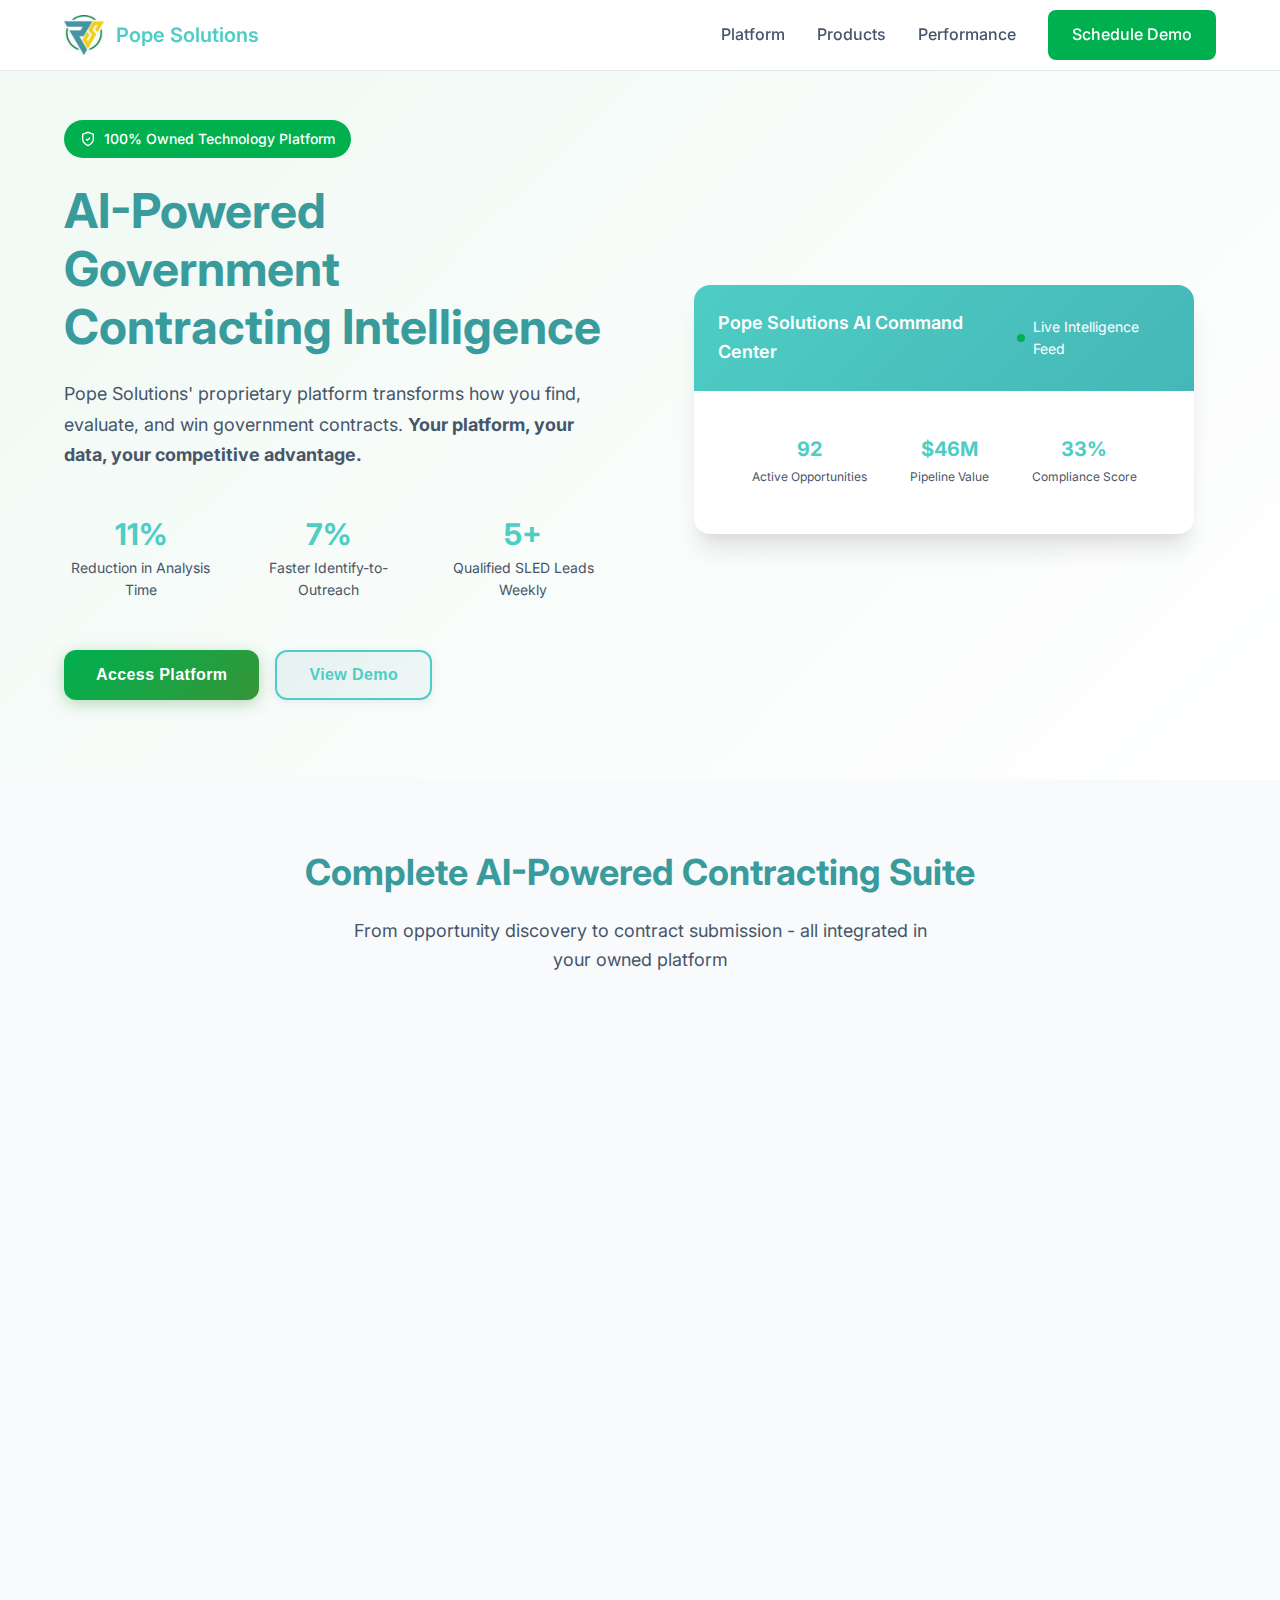
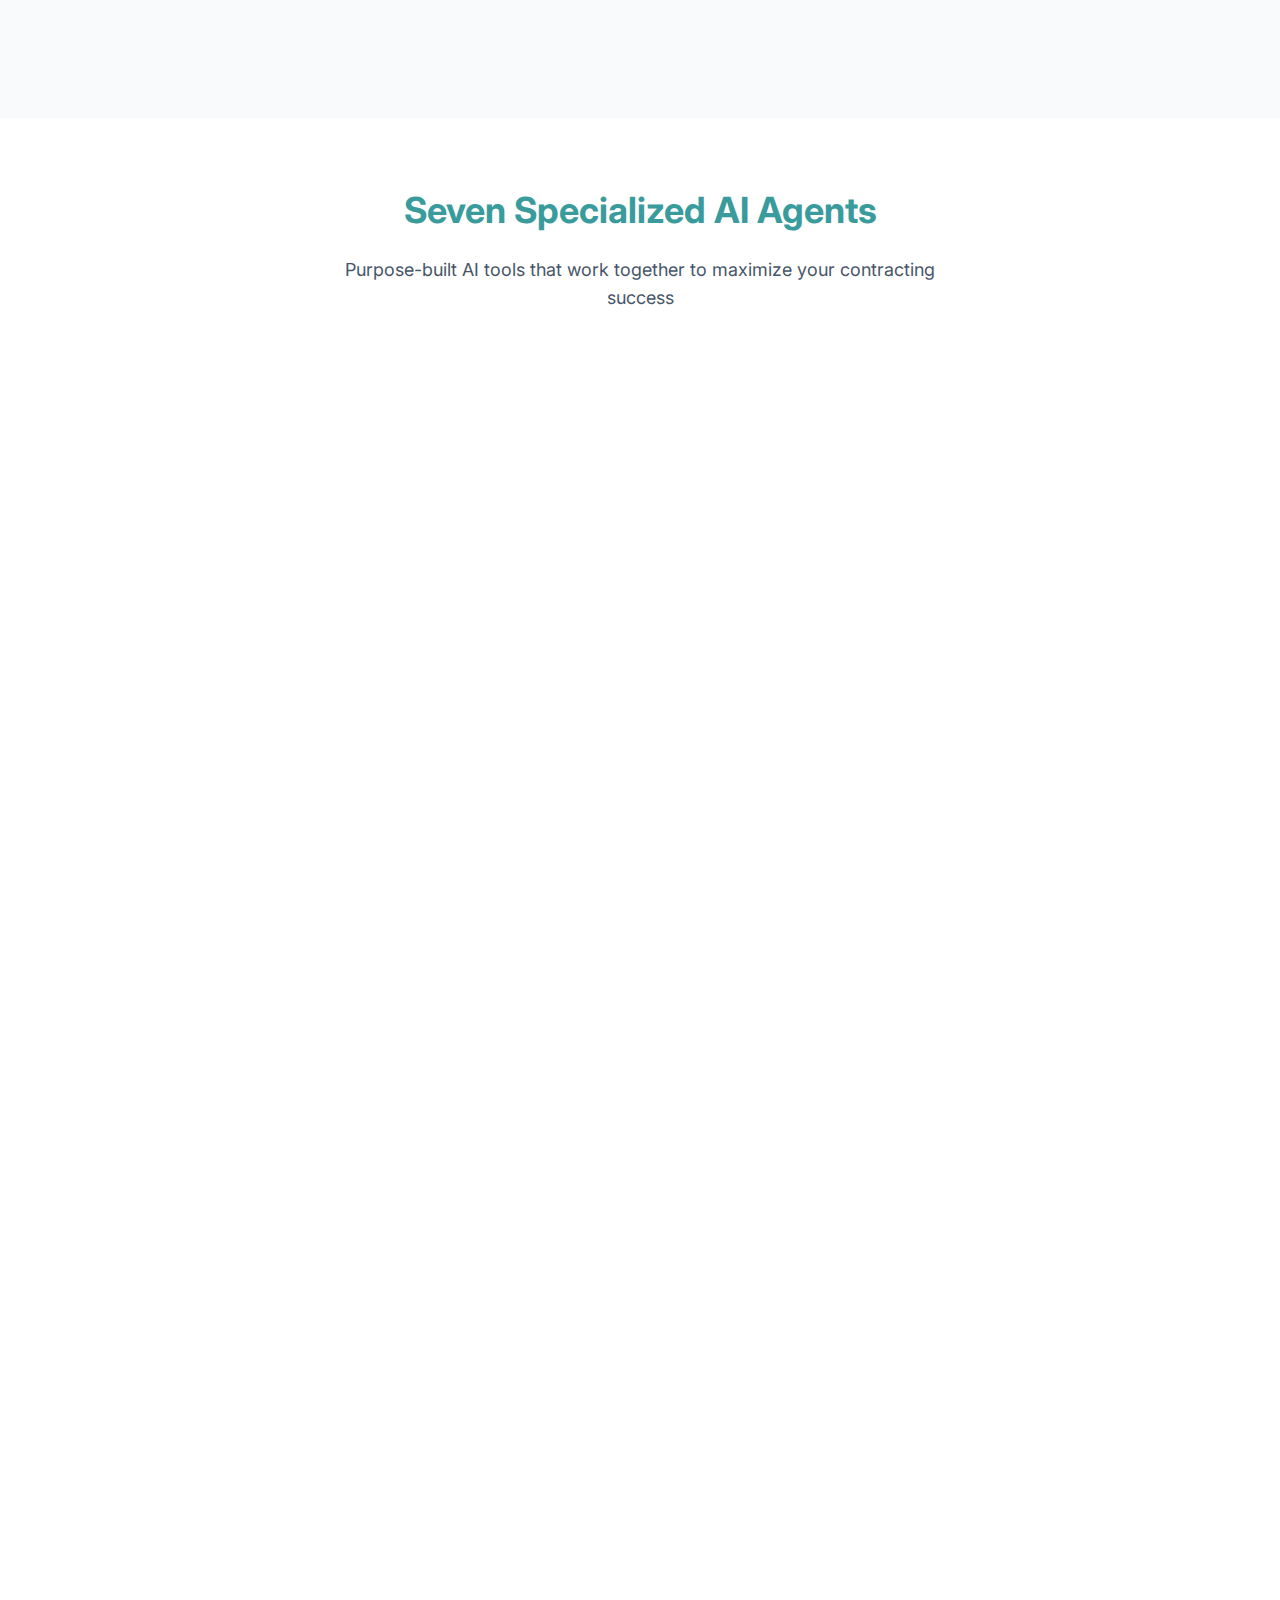
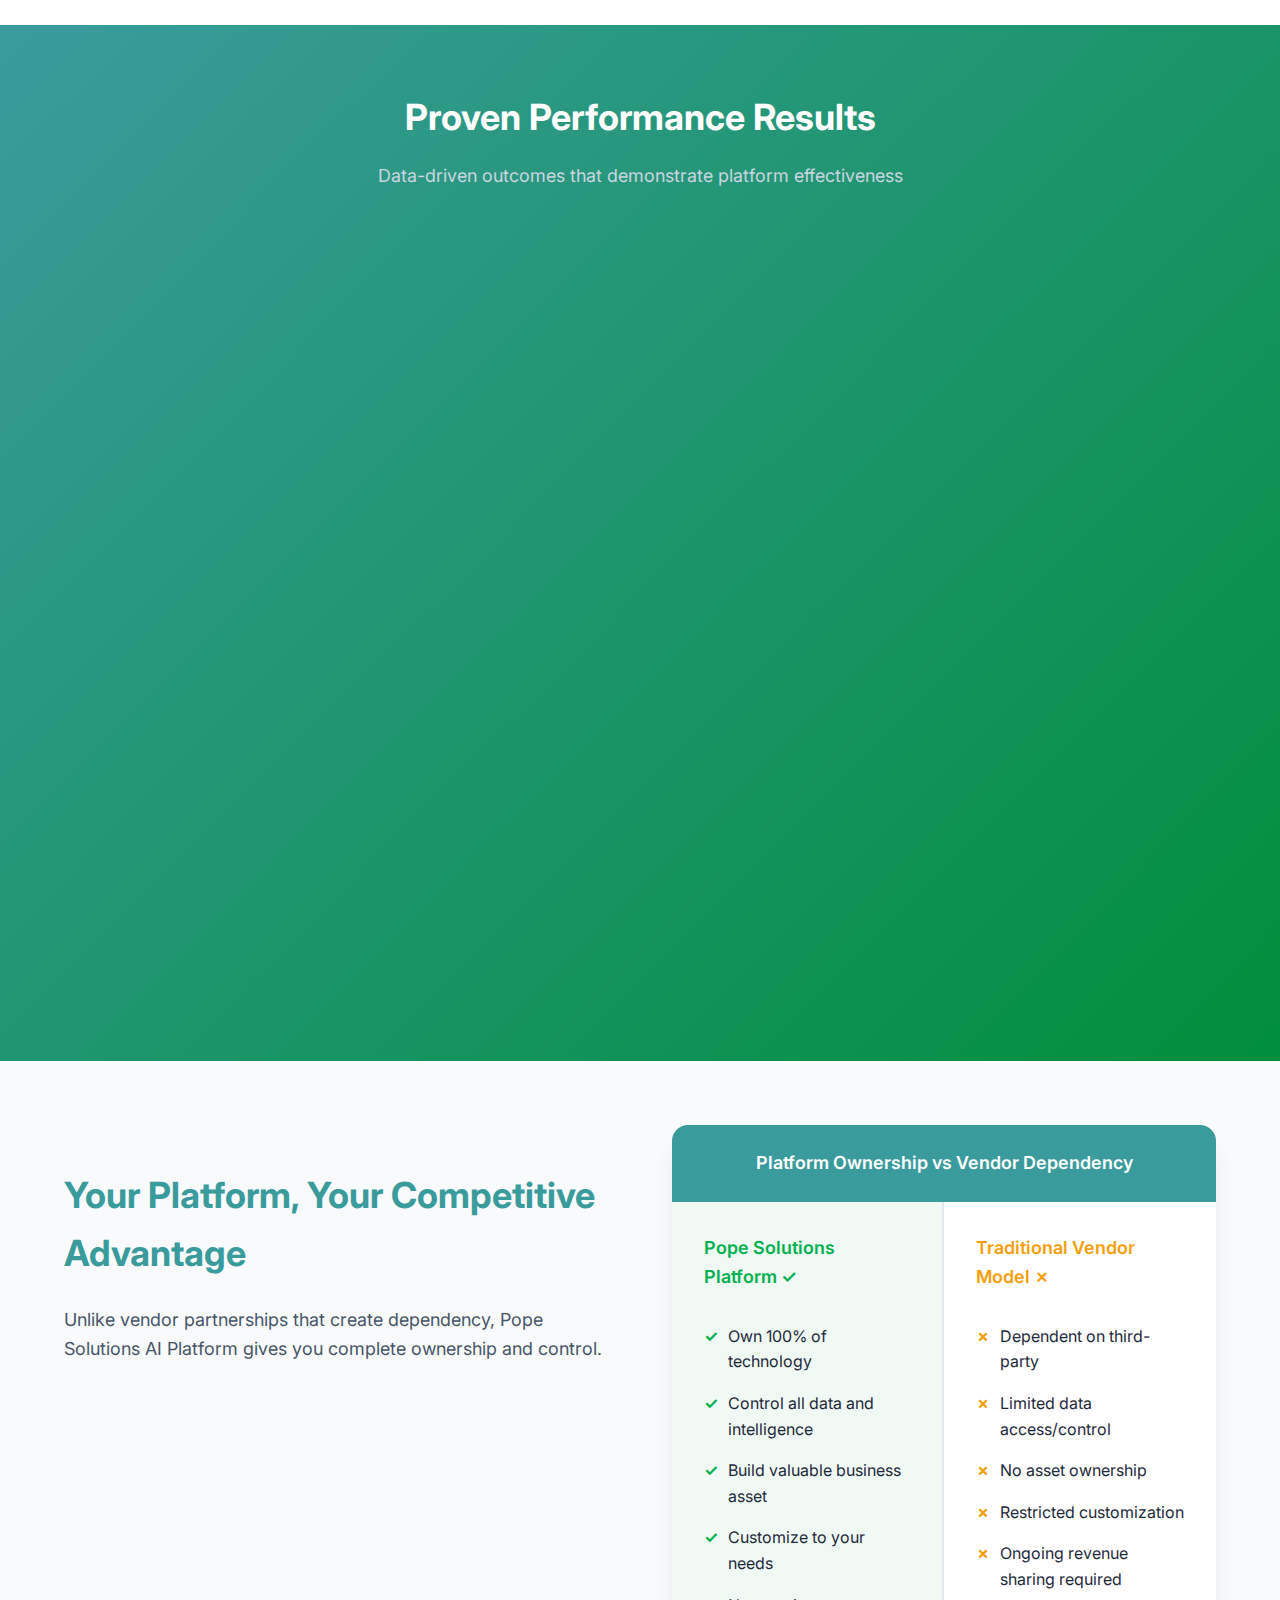
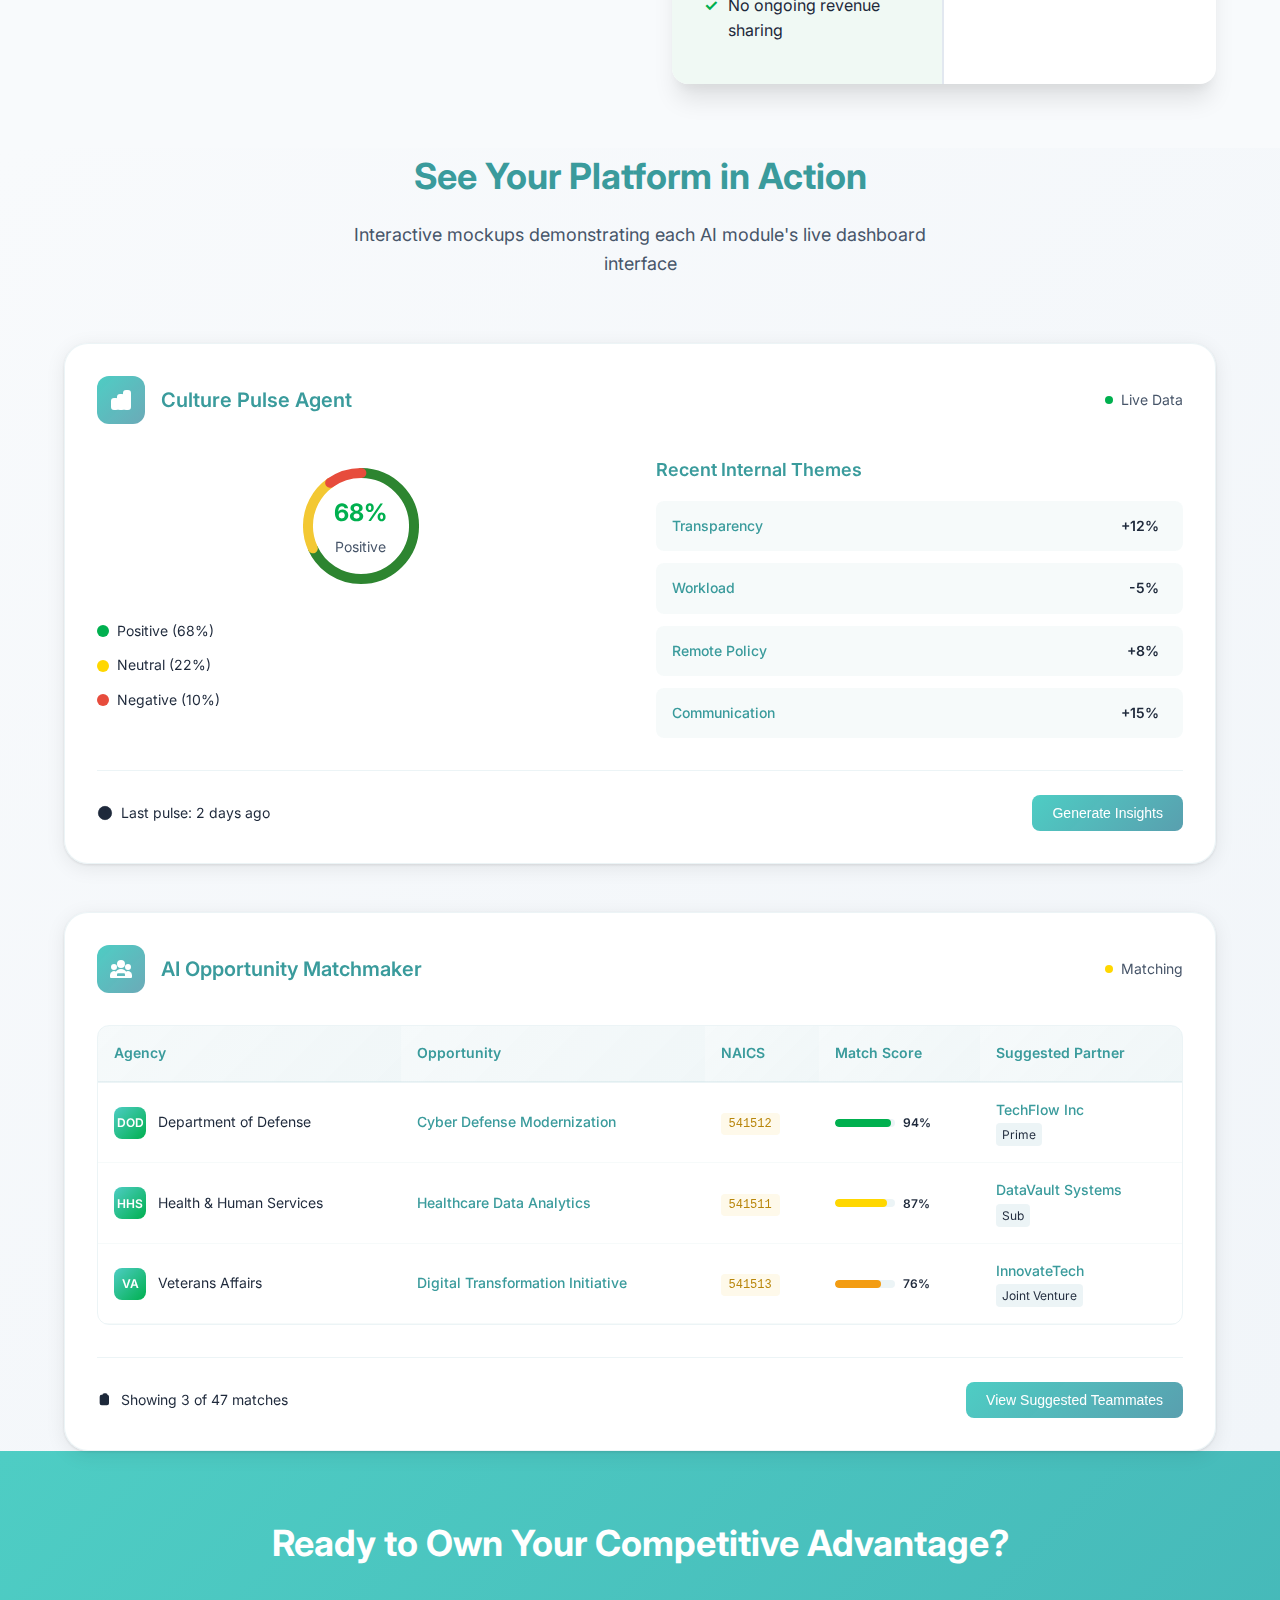
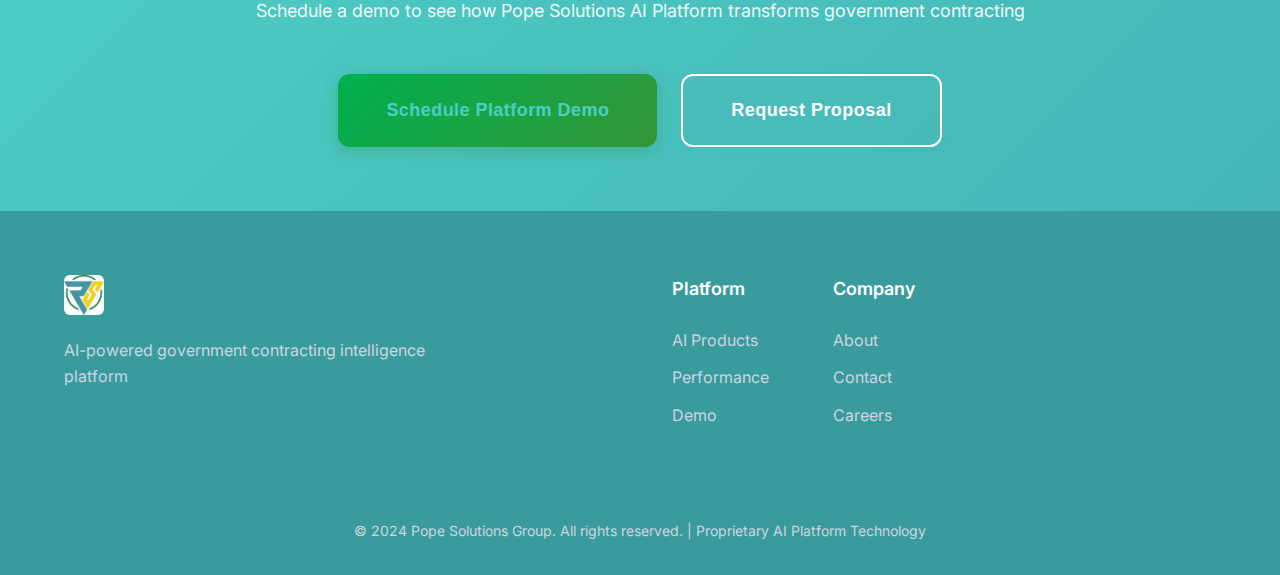
<file: index.html>
<!DOCTYPE html>
<html lang="en">
<head>
    <meta charset="UTF-8">
    <meta name="viewport" content="width=device-width, initial-scale=1.0">
    <title>Pope Solutions AI Platform - Government Contracting Intelligence</title>
    <link href="https://fonts.googleapis.com/css2?family=Inter:wght@300;400;500;600;700&display=swap" rel="stylesheet">
    <link rel="stylesheet" href="styles.css">
</head>
<body>
    <!-- Navigation -->
    <nav class="navbar">
        <div class="nav-container">
            <div class="nav-logo">
                <img src="assets/pope-logo.jpg" alt="Pope Solutions" class="logo">
                <span class="logo-text">Pope Solutions</span>
            </div>
            <div class="nav-links">
                <a href="#platform">Platform</a>
                <a href="#products">Products</a>
                <a href="#metrics">Performance</a>
                <a href="#contact" class="nav-cta">Schedule Demo</a>
            </div>
        </div>
    </nav>

    <!-- Hero Section -->
    <section class="hero">
        <div class="hero-container">
            <div class="hero-content">
                <div class="hero-badge">
                    <svg class="badge-icon" width="16" height="16">
                        <use href="assets/icons.svg#icon-shield"></use>
                    </svg>
                    <span>100% Owned Technology Platform</span>
                </div>
                <h1 class="hero-title">
                    AI-Powered Government Contracting Intelligence
                </h1>
                <p class="hero-subtitle">
                    Pope Solutions' proprietary platform transforms how you find, evaluate, and win government contracts. 
                    <strong>Your platform, your data, your competitive advantage.</strong>
                </p>
                <div class="hero-stats">
                    <div class="stat">
                        <div class="stat-number">30%</div>
                        <div class="stat-label">Reduction in Analysis Time</div>
                    </div>
                    <div class="stat">
                        <div class="stat-number">20%</div>
                        <div class="stat-label">Faster Identify-to-Outreach</div>
                    </div>
                    <div class="stat">
                        <div class="stat-number">15+</div>
                        <div class="stat-label">Qualified SLED Leads Weekly</div>
                    </div>
                </div>
                <div class="hero-actions">
                    <button class="btn-primary">Access Platform</button>
                    <button class="btn-secondary">View Demo</button>
                </div>
            </div>
            <div class="hero-visual">
                <div class="dashboard-preview">
                    <div class="dashboard-header">
                        <div class="dashboard-title">Pope Solutions AI Command Center</div>
                        <div class="dashboard-status">
                            <span class="status-indicator active"></span>
                            <span>Live Intelligence Feed</span>
                        </div>
                    </div>
                    <div class="dashboard-content">
                        <div class="dashboard-metric">
                            <div class="metric-value">247</div>
                            <div class="metric-label">Active Opportunities</div>
                        </div>
                        <div class="dashboard-metric">
                            <div class="metric-value">$124M</div>
                            <div class="metric-label">Pipeline Value</div>
                        </div>
                        <div class="dashboard-metric">
                            <div class="metric-value">89%</div>
                            <div class="metric-label">Compliance Score</div>
                        </div>
                    </div>
                </div>
            </div>
        </div>
    </section>

    <!-- Platform Overview -->
    <section id="platform" class="platform-overview">
        <div class="container">
            <div class="section-header">
                <h2>Complete AI-Powered Contracting Suite</h2>
                <p>From opportunity discovery to contract submission - all integrated in your owned platform</p>
            </div>
            <div class="platform-features">
                <div class="feature-card">
                    <div class="feature-icon">
                        <svg width="32" height="32">
                            <use href="assets/icons.svg#icon-search"></use>
                        </svg>
                    </div>
                    <h3>Intelligent Discovery</h3>
                    <p>AI-powered opportunity scanning across federal, state, and local markets</p>
                </div>
                <div class="feature-card">
                    <div class="feature-icon">
                        <svg width="32" height="32">
                            <use href="assets/icons.svg#icon-lightning"></use>
                        </svg>
                    </div>
                    <h3>Smart Analysis</h3>
                    <p>Automated compliance checking, risk assessment, and opportunity evaluation</p>
                </div>
                <div class="feature-card">
                    <div class="feature-icon">
                        <svg width="32" height="32">
                            <use href="assets/icons.svg#icon-target"></use>
                        </svg>
                    </div>
                    <h3>Strategic Intelligence</h3>
                    <p>Market foresight, partnership matching, and competitive positioning</p>
                </div>
                <div class="feature-card">
                    <div class="feature-icon">
                        <svg width="32" height="32">
                            <use href="assets/icons.svg#icon-rocket"></use>
                        </svg>
                    </div>
                    <h3>Execution Support</h3>
                    <p>Training modules, compliance copilot, and proposal assistance</p>
                </div>
            </div>
        </div>
    </section>

    <!-- AI Products Grid -->
    <section id="products" class="products-grid">
        <div class="container">
            <div class="section-header">
                <h2>Seven Specialized AI Agents</h2>
                <p>Purpose-built AI tools that work together to maximize your contracting success</p>
            </div>
            <div class="products-container">
                <!-- SLEDScan -->
                <div class="product-card featured clickable" data-page="sledscan" data-product="SLEDScan">
                    <div class="product-header">
                        <div class="product-icon">
                            <svg width="32" height="32">
                                <use href="assets/icons.svg#icon-sledscan"></use>
                            </svg>
                        </div>
                        <div class="product-title">
                            <h3>SLEDScan</h3>
                            <span class="product-subtitle">State/Local Opportunity Scanner</span>
                        </div>
                    </div>
                    <div class="product-description">
                        <p>Delivers 15 qualified SLED leads per week with comprehensive metadata and 20% faster identify-to-outreach cycle time.</p>
                    </div>
                    <div class="product-metrics">
                        <div class="metric">
                            <span class="metric-value">15+</span>
                            <span class="metric-label">Weekly Qualified Leads</span>
                        </div>
                        <div class="metric">
                            <span class="metric-value">20%</span>
                            <span class="metric-label">Faster Cycle Time</span>
                        </div>
                    </div>
                </div>

                <!-- ProcurePro -->
                <div class="product-card clickable" data-page="procurepro" data-product="ProcurePro">
                    <div class="product-header">
                        <div class="product-icon">
                            <svg width="32" height="32">
                                <use href="assets/icons.svg#icon-procurepro"></use>
                            </svg>
                        </div>
                        <div class="product-title">
                            <h3>ProcurePro</h3>
                            <span class="product-subtitle">Compliance & Procurement Copilot</span>
                        </div>
                    </div>
                    <div class="product-description">
                        <p>Checks opportunity fit, flags compliance risks, and drafts capture briefs. Reduces analyst hours per opportunity by 30%.</p>
                    </div>
                    <div class="product-features">
                        <span class="feature-tag">Risk Assessment</span>
                        <span class="feature-tag">Compliance Check</span>
                        <span class="feature-tag">Auto Briefs</span>
                    </div>
                </div>

                <!-- AiVA Academy -->
                <div class="product-card clickable" data-page="aiva" data-product="AiVA Academy">
                    <div class="product-header">
                        <div class="product-icon">
                            <svg width="32" height="32">
                                <use href="assets/icons.svg#icon-aiva-academy"></use>
                            </svg>
                        </div>
                        <div class="product-title">
                            <h3>AiVA Academy</h3>
                            <span class="product-subtitle">AI Training Platform</span>
                        </div>
                    </div>
                    <div class="product-description">
                        <p>AI-delivered training modules for teams including AI for BD, AI for Compliance, and AI for Leaders.</p>
                    </div>
                    <div class="product-features">
                        <span class="feature-tag">BD Training</span>
                        <span class="feature-tag">Compliance Training</span>
                        <span class="feature-tag">Leadership Training</span>
                    </div>
                </div>

                <!-- AI Market Foresight -->
                <div class="product-card clickable" data-page="foresight" data-product="Market Foresight">
                    <div class="product-header">
                        <div class="product-icon">
                            <svg width="32" height="32">
                                <use href="assets/icons.svg#icon-market-foresight"></use>
                            </svg>
                        </div>
                        <div class="product-title">
                            <h3>AI Market Foresight Agent</h3>
                            <span class="product-subtitle">Strategic Intelligence</span>
                        </div>
                    </div>
                    <div class="product-description">
                        <p>Continuously scans market data and policy shifts to provide strategic advantage in contract positioning.</p>
                    </div>
                    <div class="product-features">
                        <span class="feature-tag">Market Analysis</span>
                        <span class="feature-tag">Policy Tracking</span>
                        <span class="feature-tag">Trend Prediction</span>
                    </div>
                </div>

                <!-- Culture Pulse Agent -->
                <div class="product-card clickable" data-page="culturepulse" data-product="Culture Pulse">
                    <div class="product-header">
                        <div class="product-icon">
                            <svg width="32" height="32">
                                <use href="assets/icons.svg#icon-culture-pulse"></use>
                            </svg>
                        </div>
                        <div class="product-title">
                            <h3>Culture Pulse Agent</h3>
                            <span class="product-subtitle">Organizational Development</span>
                        </div>
                    </div>
                    <div class="product-description">
                        <p>Synthesizes employee feedback and sentiment to optimize team performance and contract execution.</p>
                    </div>
                    <div class="product-features">
                        <span class="feature-tag">Sentiment Analysis</span>
                        <span class="feature-tag">Team Optimization</span>
                        <span class="feature-tag">Performance Insights</span>
                    </div>
                </div>

                <!-- AI Opportunity Matchmaker -->
                <div class="product-card clickable" data-page="matchmaker" data-product="Opportunity Matchmaker">
                    <div class="product-header">
                        <div class="product-icon">
                            <svg width="32" height="32">
                                <use href="assets/icons.svg#icon-matchmaker"></use>
                            </svg>
                        </div>
                        <div class="product-title">
                            <h3>AI Opportunity Matchmaker</h3>
                            <span class="product-subtitle">Partnership Intelligence</span>
                        </div>
                    </div>
                    <div class="product-description">
                        <p>Links private sector partners to public-sector bids, identifying optimal teaming opportunities.</p>
                    </div>
                    <div class="product-features">
                        <span class="feature-tag">Partner Matching</span>
                        <span class="feature-tag">Teaming Strategy</span>
                        <span class="feature-tag">Capability Mapping</span>
                    </div>
                </div>

                <!-- Grant & Investment Navigator -->
                <div class="product-card clickable" data-page="navigator" data-product="Grant Navigator">
                    <div class="product-header">
                        <div class="product-icon">
                            <svg width="32" height="32">
                                <use href="assets/icons.svg#icon-grant-navigator"></use>
                            </svg>
                        </div>
                        <div class="product-title">
                            <h3>Grant & Investment Navigator</h3>
                            <span class="product-subtitle">Funding Intelligence</span>
                        </div>
                    </div>
                    <div class="product-description">
                        <p>Scans funding streams and maps opportunities to your capabilities for maximum grant success.</p>
                    </div>
                    <div class="product-features">
                        <span class="feature-tag">Funding Discovery</span>
                        <span class="feature-tag">Capability Matching</span>
                        <span class="feature-tag">Grant Strategy</span>
                    </div>
                </div>
            </div>
        </div>
    </section>

    <!-- Success Metrics -->
    <section id="metrics" class="success-metrics">
        <div class="container">
            <div class="section-header">
                <h2>Proven Performance Results</h2>
                <p>Data-driven outcomes that demonstrate platform effectiveness</p>
            </div>
            <div class="metrics-grid">
                <div class="metric-card">
                    <div class="metric-icon">
                        <svg width="40" height="40">
                            <use href="assets/icons.svg#icon-lightning"></use>
                        </svg>
                    </div>
                    <div class="metric-number">30%</div>
                    <div class="metric-label">Reduction in analyst hours per opportunity</div>
                    <div class="metric-description">ProcurePro automates compliance checking and risk assessment</div>
                </div>
                <div class="metric-card">
                    <div class="metric-icon">
                        <svg width="40" height="40">
                            <use href="assets/icons.svg#icon-target"></use>
                        </svg>
                    </div>
                    <div class="metric-number">20%</div>
                    <div class="metric-label">Faster identify-to-outreach cycle</div>
                    <div class="metric-description">SLEDScan delivers qualified leads with complete metadata</div>
                </div>
                <div class="metric-card">
                    <div class="metric-icon">
                        <svg width="40" height="40">
                            <use href="assets/icons.svg#icon-trending"></use>
                        </svg>
                    </div>
                    <div class="metric-number">15+</div>
                    <div class="metric-label">Qualified SLED leads per week</div>
                    <div class="metric-description">Consistent pipeline of high-quality opportunities</div>
                </div>
                <div class="metric-card">
                    <div class="metric-icon">
                        <svg width="40" height="40">
                            <use href="assets/icons.svg#icon-globe"></use>
                        </svg>
                    </div>
                    <div class="metric-number">100%</div>
                    <div class="metric-label">Market coverage across federal, state, local</div>
                    <div class="metric-description">Comprehensive scanning of all government opportunity sources</div>
                </div>
            </div>
        </div>
    </section>

    <!-- Platform Ownership -->
    <section class="platform-ownership">
        <div class="container">
            <div class="ownership-content">
                <div class="ownership-text">
                    <h2>Your Platform, Your Competitive Advantage</h2>
                    <p>Unlike vendor partnerships that create dependency, Pope Solutions AI Platform gives you complete ownership and control.</p>
                    <div class="ownership-benefits">
                        <div class="benefit">
                            <div class="benefit-icon">
                                <svg width="20" height="20">
                                    <use href="assets/icons.svg#icon-trophy"></use>
                                </svg>
                            </div>
                            <div class="benefit-content">
                                <h4>100% Technology Ownership</h4>
                                <p>Build a valuable business asset instead of vendor dependency</p>
                            </div>
                        </div>
                        <div class="benefit">
                            <div class="benefit-icon">
                                <svg width="20" height="20">
                                    <use href="assets/icons.svg#icon-lock"></use>
                                </svg>
                            </div>
                            <div class="benefit-content">
                                <h4>Complete Data Control</h4>
                                <p>Your intelligence stays secure and competitive</p>
                            </div>
                        </div>
                        <div class="benefit">
                            <div class="benefit-icon">
                                <svg width="20" height="20">
                                    <use href="assets/icons.svg#icon-palette"></use>
                                </svg>
                            </div>
                            <div class="benefit-content">
                                <h4>Full Brand Integration</h4>
                                <p>White-labeled platform reflects your company brand</p>
                            </div>
                        </div>
                    </div>
                </div>
                <div class="ownership-visual">
                    <div class="comparison-card">
                        <div class="comparison-header">Platform Ownership vs Vendor Dependency</div>
                        <div class="comparison-content">
                            <div class="comparison-section ownership">
                                <h4>Pope Solutions Platform ✓</h4>
                                <ul>
                                    <li>Own 100% of technology</li>
                                    <li>Control all data and intelligence</li>
                                    <li>Build valuable business asset</li>
                                    <li>Customize to your needs</li>
                                    <li>No ongoing revenue sharing</li>
                                </ul>
                            </div>
                            <div class="comparison-section dependency">
                                <h4>Traditional Vendor Model ✗</h4>
                                <ul>
                                    <li>Dependent on third-party</li>
                                    <li>Limited data access/control</li>
                                    <li>No asset ownership</li>
                                    <li>Restricted customization</li>
                                    <li>Ongoing revenue sharing required</li>
                                </ul>
                            </div>
                        </div>
                    </div>
                </div>
            </div>
        </div>
    </section>

    <!-- Dashboard Module Gallery -->
    <section class="dashboard-gallery">
        <div class="container">
            <div class="section-header">
                <h2>See Your Platform in Action</h2>
                <p>Interactive mockups demonstrating each AI module's live dashboard interface</p>
            </div>
            
            <div class="modules-grid">
                <!-- Culture Pulse Agent Module -->
                <div class="module-card" data-module="culture-pulse">
                    <div class="module-header">
                        <div class="module-icon">
                            <svg width="24" height="24" fill="none" stroke="currentColor" viewBox="0 0 24 24">
                                <path stroke-linecap="round" stroke-linejoin="round" stroke-width="2" d="M9 19v-6a2 2 0 00-2-2H5a2 2 0 00-2 2v6a2 2 0 002 2h2a2 2 0 002-2zm0 0V9a2 2 0 012-2h2a2 2 0 012 2v10m-6 0a2 2 0 002 2h2a2 2 0 002-2m0 0V5a2 2 0 012-2h2a2 2 0 012 2v14a2 2 0 01-2 2h-2a2 2 0 01-2-2z"></path>
                            </svg>
                        </div>
                        <h3>Culture Pulse Agent</h3>
                        <div class="module-status">
                            <span class="status-indicator active"></span>
                            <span>Live Data</span>
                        </div>
                    </div>
                    <div class="module-body">
                        <div class="pulse-content">
                            <div class="sentiment-chart">
                                <div class="chart-container">
                                    <svg width="140" height="140" viewBox="0 0 42 42" class="donut-chart">
                                        <!-- Positive Sentiment - 68% -->
                                        <circle cx="21" cy="21" r="15.91549430918954" fill="transparent" stroke="#2D8530" stroke-width="3" stroke-dasharray="68 32" stroke-dashoffset="25" stroke-linecap="round"></circle>
                                        <!-- Neutral Sentiment - 22% -->
                                        <circle cx="21" cy="21" r="15.91549430918954" fill="transparent" stroke="#F3C833" stroke-width="3" stroke-dasharray="22 78" stroke-dashoffset="-43" stroke-linecap="round"></circle>
                                        <!-- Negative Sentiment - 10% -->
                                        <circle cx="21" cy="21" r="15.91549430918954" fill="transparent" stroke="#e74c3c" stroke-width="3" stroke-dasharray="10 90" stroke-dashoffset="-65" stroke-linecap="round"></circle>
                                    </svg>
                                    <div class="chart-center">
                                        <span class="chart-value">68%</span>
                                        <span class="chart-label">Positive</span>
                                    </div>
                                </div>
                                <div class="chart-legend">
                                    <div class="legend-item">
                                        <div class="legend-color positive"></div>
                                        <span>Positive (68%)</span>
                                    </div>
                                    <div class="legend-item">
                                        <div class="legend-color neutral"></div>
                                        <span>Neutral (22%)</span>
                                    </div>
                                    <div class="legend-item">
                                        <div class="legend-color negative"></div>
                                        <span>Negative (10%)</span>
                                    </div>
                                </div>
                            </div>
                            <div class="recent-themes">
                                <h4>Recent Internal Themes</h4>
                                <div class="theme-list">
                                    <div class="theme-item">
                                        <span class="theme-tag transparency">Transparency</span>
                                        <span class="theme-score">+12%</span>
                                    </div>
                                    <div class="theme-item">
                                        <span class="theme-tag workload">Workload</span>
                                        <span class="theme-score">-5%</span>
                                    </div>
                                    <div class="theme-item">
                                        <span class="theme-tag remote">Remote Policy</span>
                                        <span class="theme-score">+8%</span>
                                    </div>
                                    <div class="theme-item">
                                        <span class="theme-tag communication">Communication</span>
                                        <span class="theme-score">+15%</span>
                                    </div>
                                </div>
                            </div>
                        </div>
                    </div>
                    <div class="module-footer">
                        <div class="last-updated">
                            <svg width="16" height="16" fill="none" stroke="currentColor" viewBox="0 0 24 24">
                                <circle cx="12" cy="12" r="10"></circle>
                                <polyline points="12,6 12,12 16,14"></polyline>
                            </svg>
                            <span>Last pulse: 2 days ago</span>
                        </div>
                        <button class="btn-module">Generate Insights</button>
                    </div>
                </div>

                <!-- AI Opportunity Matchmaker Module -->
                <div class="module-card" data-module="opportunity-matchmaker">
                    <div class="module-header">
                        <div class="module-icon">
                            <svg width="24" height="24" fill="none" stroke="currentColor" viewBox="0 0 24 24">
                                <path stroke-linecap="round" stroke-linejoin="round" stroke-width="2" d="M17 20h5v-2a3 3 0 00-5.356-1.857M17 20H7m10 0v-2c0-.656-.126-1.283-.356-1.857M7 20H2v-2a3 3 0 015.356-1.857M7 20v-2c0-.656.126-1.283.356-1.857m0 0a5.002 5.002 0 019.288 0M15 7a3 3 0 11-6 0 3 3 0 016 0zm6 3a2 2 0 11-4 0 2 2 0 014 0zM7 10a2 2 0 11-4 0 2 2 0 014 0z"></path>
                            </svg>
                        </div>
                        <h3>AI Opportunity Matchmaker</h3>
                        <div class="module-status">
                            <span class="status-indicator processing"></span>
                            <span>Matching</span>
                        </div>
                    </div>
                    <div class="module-body">
                        <div class="matchmaker-table">
                            <div class="table-container">
                                <table class="opportunities-table">
                                    <thead>
                                        <tr>
                                            <th>Agency</th>
                                            <th>Opportunity</th>
                                            <th>NAICS</th>
                                            <th>Match Score</th>
                                            <th>Suggested Partner</th>
                                        </tr>
                                    </thead>
                                    <tbody>
                                        <tr>
                                            <td>
                                                <div class="agency-cell">
                                                    <div class="agency-avatar">DOD</div>
                                                    <span>Department of Defense</span>
                                                </div>
                                            </td>
                                            <td class="opportunity-name">Cyber Defense Modernization</td>
                                            <td><span class="naics-code">541512</span></td>
                                            <td>
                                                <div class="match-score excellent">
                                                    <div class="score-bar">
                                                        <div class="score-fill" style="width: 94%"></div>
                                                    </div>
                                                    <span>94%</span>
                                                </div>
                                            </td>
                                            <td>
                                                <div class="partner-suggestion">
                                                    <span class="partner-name">TechFlow Inc</span>
                                                    <span class="partner-type">Prime</span>
                                                </div>
                                            </td>
                                        </tr>
                                        <tr>
                                            <td>
                                                <div class="agency-cell">
                                                    <div class="agency-avatar">HHS</div>
                                                    <span>Health & Human Services</span>
                                                </div>
                                            </td>
                                            <td class="opportunity-name">Healthcare Data Analytics</td>
                                            <td><span class="naics-code">541511</span></td>
                                            <td>
                                                <div class="match-score good">
                                                    <div class="score-bar">
                                                        <div class="score-fill" style="width: 87%"></div>
                                                    </div>
                                                    <span>87%</span>
                                                </div>
                                            </td>
                                            <td>
                                                <div class="partner-suggestion">
                                                    <span class="partner-name">DataVault Systems</span>
                                                    <span class="partner-type">Sub</span>
                                                </div>
                                            </td>
                                        </tr>
                                        <tr>
                                            <td>
                                                <div class="agency-cell">
                                                    <div class="agency-avatar">VA</div>
                                                    <span>Veterans Affairs</span>
                                                </div>
                                            </td>
                                            <td class="opportunity-name">Digital Transformation Initiative</td>
                                            <td><span class="naics-code">541513</span></td>
                                            <td>
                                                <div class="match-score moderate">
                                                    <div class="score-bar">
                                                        <div class="score-fill" style="width: 76%"></div>
                                                    </div>
                                                    <span>76%</span>
                                                </div>
                                            </td>
                                            <td>
                                                <div class="partner-suggestion">
                                                    <span class="partner-name">InnovateTech</span>
                                                    <span class="partner-type">Joint Venture</span>
                                                </div>
                                            </td>
                                        </tr>
                                    </tbody>
                                </table>
                            </div>
                        </div>
                    </div>
                    <div class="module-footer">
                        <div class="results-count">
                            <svg width="16" height="16" fill="none" stroke="currentColor" viewBox="0 0 24 24">
                                <path stroke-linecap="round" stroke-linejoin="round" stroke-width="2" d="M9 5H7a2 2 0 00-2 2v10a2 2 0 002 2h8a2 2 0 002-2V7a2 2 0 00-2-2h-2M9 5a2 2 0 002 2h2a2 2 0 002-2M9 5a2 2 0 012-2h2a2 2 0 012 2m-3 7h3m-3 4h3m-6-4h.01M9 16h.01"></path>
                            </svg>
                            <span>Showing 3 of 47 matches</span>
                        </div>
                        <button class="btn-module">View Suggested Teammates</button>
                    </div>
                </div>
            </div>
        </div>
    </section>

    <!-- Call to Action -->
    <section class="cta-section">
        <div class="container">
            <div class="cta-content">
                <h2>Ready to Own Your Competitive Advantage?</h2>
                <p>Schedule a demo to see how Pope Solutions AI Platform transforms government contracting</p>
                <div class="cta-actions">
                    <button class="btn-primary large">Schedule Platform Demo</button>
                    <button class="btn-secondary large">Request Proposal</button>
                </div>
            </div>
        </div>
    </section>

    <!-- Footer -->
    <footer class="footer">
        <div class="container">
            <div class="footer-content">
                <div class="footer-brand">
                    <img src="assets/pope-logo.jpg" alt="Pope Solutions" class="footer-logo">
                    <p>AI-powered government contracting intelligence platform</p>
                </div>
                <div class="footer-links">
                    <div class="link-group">
                        <h4>Platform</h4>
                        <a href="#products">AI Products</a>
                        <a href="#metrics">Performance</a>
                        <a href="#demo">Demo</a>
                    </div>
                    <div class="link-group">
                        <h4>Company</h4>
                        <a href="#about">About</a>
                        <a href="#contact">Contact</a>
                        <a href="#careers">Careers</a>
                    </div>
                </div>
            </div>
            <div class="footer-bottom">
                <p>&copy; 2024 Pope Solutions Group. All rights reserved. | Proprietary AI Platform Technology</p>
            </div>
        </div>
    </footer>

    <!-- SVG Icons -->
    <div style="display: none;">
        <svg xmlns="http://www.w3.org/2000/svg">
            <defs>
                <!-- Icons will be loaded inline for better performance -->
            </defs>
        </svg>
    </div>

    <script src="script.js"></script>
    <script src="scripts/nav.js"></script>
</body>
</html>
</file>
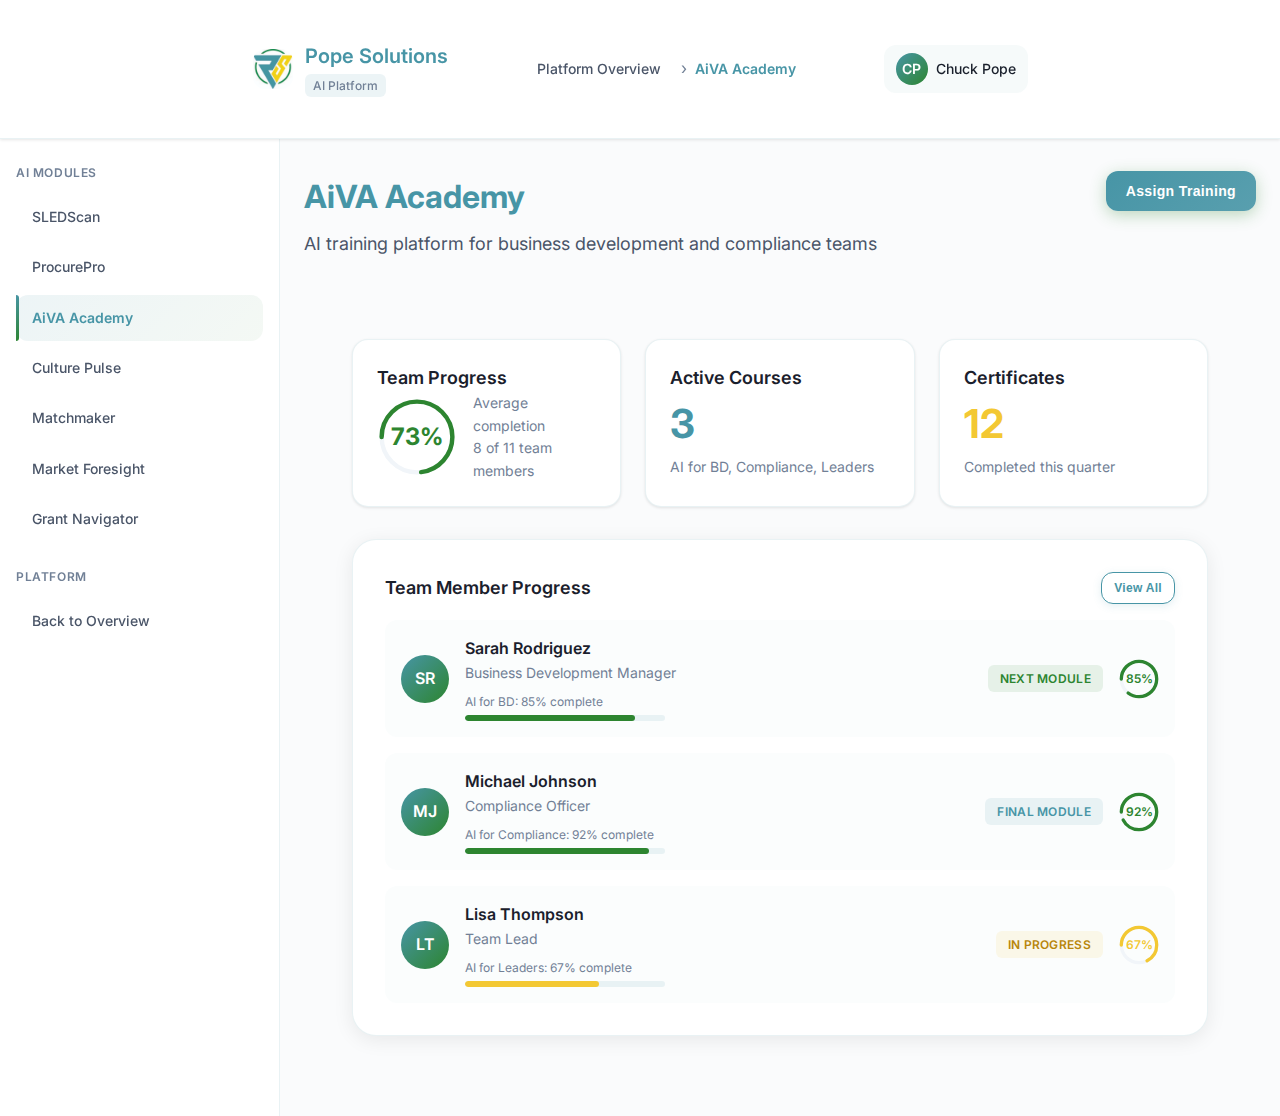
<file: platform/aiva.html>
<!DOCTYPE html>
<html lang="en">
<head>
    <meta charset="UTF-8">
    <meta name="viewport" content="width=device-width, initial-scale=1.0">
    <title>AiVA Academy | Pope Solutions AI Platform</title>
    <link href="https://fonts.googleapis.com/css2?family=Inter:wght@300;400;500;600;700&family=Source+Sans+Pro:wght@300;400;500;600;700&display=swap" rel="stylesheet">
    <link rel="stylesheet" href="../styles/main.css">
</head>
<body>
    <header class="dashboard-header">
        <div class="header-container">
            <div class="header-brand">
                <img src="../assets/pope-logo.jpg" alt="Pope Solutions" class="header-logo">
                <div class="brand-info">
                    <h1>Pope Solutions</h1>
                    <span class="platform-tag">AI Platform</span>
                </div>
            </div>
            <nav class="breadcrumb">
                <a href="../index.html" class="breadcrumb-item">Platform Overview</a>
                <span class="breadcrumb-separator">›</span>
                <span class="breadcrumb-current">AiVA Academy</span>
            </nav>
            <div class="header-actions">
                <div class="user-menu">
                    <div class="user-avatar">CP</div>
                    <span class="user-name">Chuck Pope</span>
                </div>
            </div>
        </div>
    </header>

    <div class="dashboard-layout">
        <aside class="dashboard-sidebar">
            <nav class="sidebar-nav">
                <div class="nav-section">
                    <h4 class="nav-section-title">AI Modules</h4>
                    <ul class="nav-list">
                        <li><a href="sledscan.html" class="nav-item">SLEDScan</a></li>
                        <li><a href="procurepro.html" class="nav-item">ProcurePro</a></li>
                        <li><a href="aiva.html" class="nav-item active">AiVA Academy</a></li>
                        <li><a href="culturepulse.html" class="nav-item">Culture Pulse</a></li>
                        <li><a href="matchmaker.html" class="nav-item">Matchmaker</a></li>
                        <li><a href="foresight.html" class="nav-item">Market Foresight</a></li>
                        <li><a href="navigator.html" class="nav-item">Grant Navigator</a></li>
                    </ul>
                </div>
                <div class="nav-section">
                    <h4 class="nav-section-title">Platform</h4>
                    <ul class="nav-list">
                        <li><a href="../index.html" class="nav-item">Back to Overview</a></li>
                    </ul>
                </div>
            </nav>
        </aside>

        <main class="dashboard-main">
            <div class="page-header">
                <div class="page-title">
                    <h1>AiVA Academy</h1>
                    <p class="page-subtitle">AI training platform for business development and compliance teams</p>
                </div>
                <div class="page-actions">
                    <button class="btn-primary">Assign Training</button>
                </div>
            </div>

            <div class="dashboard-content">
                <div class="dashboard-grid-3">
                    <div class="widget-card">
                        <h3 class="widget-title">Team Progress</h3>
                        <div style="display: flex; align-items: center; gap: var(--space-4);">
                            <div style="position: relative; width: 80px; height: 80px;">
                                <svg width="80" height="80" viewBox="0 0 36 36" style="transform: rotate(-90deg);">
                                    <path d="M18 2.0845 a 15.9155 15.9155 0 0 1 0 31.831 a 15.9155 15.9155 0 0 1 0 -31.831" fill="none" stroke="#f1f5f9" stroke-width="2" stroke-dasharray="100, 100"/>
                                    <path d="M18 2.0845 a 15.9155 15.9155 0 0 1 0 31.831 a 15.9155 15.9155 0 0 1 0 -31.831" fill="none" stroke="var(--pope-green)" stroke-width="2" stroke-dasharray="73, 100" stroke-linecap="round"/>
                                </svg>
                                <div style="position: absolute; top: 50%; left: 50%; transform: translate(-50%, -50%); text-align: center;">
                                    <div style="font-size: 1.5rem; font-weight: 700; color: var(--pope-green);">73%</div>
                                </div>
                            </div>
                            <div>
                                <div style="font-size: 0.875rem; color: var(--text-muted);">Average completion</div>
                                <div style="font-size: 0.875rem; color: var(--text-muted);">8 of 11 team members</div>
                            </div>
                        </div>
                    </div>
                    <div class="widget-card">
                        <h3 class="widget-title">Active Courses</h3>
                        <div style="font-size: 2.5rem; font-weight: 700; color: var(--pope-teal);">3</div>
                        <div style="color: var(--text-muted); font-size: 0.875rem;">AI for BD, Compliance, Leaders</div>
                    </div>
                    <div class="widget-card">
                        <h3 class="widget-title">Certificates</h3>
                        <div style="font-size: 2.5rem; font-weight: 700; color: var(--pope-gold);">12</div>
                        <div style="color: var(--text-muted); font-size: 0.875rem;">Completed this quarter</div>
                    </div>
                </div>

                <div class="module-dashboard">
                    <div class="widget-header">
                        <h3 class="widget-title">Team Member Progress</h3>
                        <button class="btn-secondary" style="padding: var(--space-2) var(--space-3); font-size: 0.75rem;">View All</button>
                    </div>
                    <div style="display: grid; gap: var(--space-4);">
                        <!-- Team Member 1 -->
                        <div style="display: grid; grid-template-columns: auto 1fr auto auto; align-items: center; gap: var(--space-4); padding: var(--space-4); background: rgba(71, 149, 166, 0.02); border-radius: var(--radius-lg);">
                            <div style="width: 48px; height: 48px; background: linear-gradient(135deg, var(--pope-teal), var(--pope-green)); color: white; border-radius: 50%; display: flex; align-items: center; justify-content: center; font-weight: 600;">SR</div>
                            <div>
                                <div style="font-weight: 600; color: var(--text-primary);">Sarah Rodriguez</div>
                                <div style="font-size: 0.875rem; color: var(--text-muted);">Business Development Manager</div>
                                <div style="margin-top: var(--space-2);">
                                    <div style="font-size: 0.75rem; color: var(--text-muted); margin-bottom: var(--space-1);">AI for BD: 85% complete</div>
                                    <div style="width: 200px; height: 6px; background: rgba(71, 149, 166, 0.1); border-radius: 3px; overflow: hidden;">
                                        <div style="width: 85%; height: 100%; background: var(--pope-green); border-radius: 3px;"></div>
                                    </div>
                                </div>
                            </div>
                            <span class="status-badge success">Next Module</span>
                            <div style="text-align: center;">
                                <div style="position: relative; width: 40px; height: 40px;">
                                    <svg width="40" height="40" viewBox="0 0 36 36" style="transform: rotate(-90deg);">
                                        <path d="M18 2.0845 a 15.9155 15.9155 0 0 1 0 31.831 a 15.9155 15.9155 0 0 1 0 -31.831" fill="none" stroke="#f1f5f9" stroke-width="3" stroke-dasharray="100, 100"/>
                                        <path d="M18 2.0845 a 15.9155 15.9155 0 0 1 0 31.831 a 15.9155 15.9155 0 0 1 0 -31.831" fill="none" stroke="var(--pope-green)" stroke-width="3" stroke-dasharray="85, 100" stroke-linecap="round"/>
                                    </svg>
                                    <div style="position: absolute; top: 50%; left: 50%; transform: translate(-50%, -50%); font-size: 0.75rem; font-weight: 600; color: var(--pope-green);">85%</div>
                                </div>
                            </div>
                        </div>

                        <!-- Team Member 2 -->
                        <div style="display: grid; grid-template-columns: auto 1fr auto auto; align-items: center; gap: var(--space-4); padding: var(--space-4); background: rgba(71, 149, 166, 0.02); border-radius: var(--radius-lg);">
                            <div style="width: 48px; height: 48px; background: linear-gradient(135deg, var(--pope-teal), var(--pope-green)); color: white; border-radius: 50%; display: flex; align-items: center; justify-content: center; font-weight: 600;">MJ</div>
                            <div>
                                <div style="font-weight: 600; color: var(--text-primary);">Michael Johnson</div>
                                <div style="font-size: 0.875rem; color: var(--text-muted);">Compliance Officer</div>
                                <div style="margin-top: var(--space-2);">
                                    <div style="font-size: 0.75rem; color: var(--text-muted); margin-bottom: var(--space-1);">AI for Compliance: 92% complete</div>
                                    <div style="width: 200px; height: 6px; background: rgba(71, 149, 166, 0.1); border-radius: 3px; overflow: hidden;">
                                        <div style="width: 92%; height: 100%; background: var(--pope-green); border-radius: 3px;"></div>
                                    </div>
                                </div>
                            </div>
                            <span class="status-badge info">Final Module</span>
                            <div style="text-align: center;">
                                <div style="position: relative; width: 40px; height: 40px;">
                                    <svg width="40" height="40" viewBox="0 0 36 36" style="transform: rotate(-90deg);">
                                        <path d="M18 2.0845 a 15.9155 15.9155 0 0 1 0 31.831 a 15.9155 15.9155 0 0 1 0 -31.831" fill="none" stroke="#f1f5f9" stroke-width="3" stroke-dasharray="100, 100"/>
                                        <path d="M18 2.0845 a 15.9155 15.9155 0 0 1 0 31.831 a 15.9155 15.9155 0 0 1 0 -31.831" fill="none" stroke="var(--pope-green)" stroke-width="3" stroke-dasharray="92, 100" stroke-linecap="round"/>
                                    </svg>
                                    <div style="position: absolute; top: 50%; left: 50%; transform: translate(-50%, -50%); font-size: 0.75rem; font-weight: 600; color: var(--pope-green);">92%</div>
                                </div>
                            </div>
                        </div>

                        <!-- Team Member 3 -->
                        <div style="display: grid; grid-template-columns: auto 1fr auto auto; align-items: center; gap: var(--space-4); padding: var(--space-4); background: rgba(71, 149, 166, 0.02); border-radius: var(--radius-lg);">
                            <div style="width: 48px; height: 48px; background: linear-gradient(135deg, var(--pope-teal), var(--pope-green)); color: white; border-radius: 50%; display: flex; align-items: center; justify-content: center; font-weight: 600;">LT</div>
                            <div>
                                <div style="font-weight: 600; color: var(--text-primary);">Lisa Thompson</div>
                                <div style="font-size: 0.875rem; color: var(--text-muted);">Team Lead</div>
                                <div style="margin-top: var(--space-2);">
                                    <div style="font-size: 0.75rem; color: var(--text-muted); margin-bottom: var(--space-1);">AI for Leaders: 67% complete</div>
                                    <div style="width: 200px; height: 6px; background: rgba(71, 149, 166, 0.1); border-radius: 3px; overflow: hidden;">
                                        <div style="width: 67%; height: 100%; background: var(--pope-gold); border-radius: 3px;"></div>
                                    </div>
                                </div>
                            </div>
                            <span class="status-badge warning">In Progress</span>
                            <div style="text-align: center;">
                                <div style="position: relative; width: 40px; height: 40px;">
                                    <svg width="40" height="40" viewBox="0 0 36 36" style="transform: rotate(-90deg);">
                                        <path d="M18 2.0845 a 15.9155 15.9155 0 0 1 0 31.831 a 15.9155 15.9155 0 0 1 0 -31.831" fill="none" stroke="#f1f5f9" stroke-width="3" stroke-dasharray="100, 100"/>
                                        <path d="M18 2.0845 a 15.9155 15.9155 0 0 1 0 31.831 a 15.9155 15.9155 0 0 1 0 -31.831" fill="none" stroke="var(--pope-gold)" stroke-width="3" stroke-dasharray="67, 100" stroke-linecap="round"/>
                                    </svg>
                                    <div style="position: absolute; top: 50%; left: 50%; transform: translate(-50%, -50%); font-size: 0.75rem; font-weight: 600; color: var(--pope-gold);">67%</div>
                                </div>
                            </div>
                        </div>
                    </div>
                </div>
            </div>
        </main>
    </div>
</body>
</html>
</file>
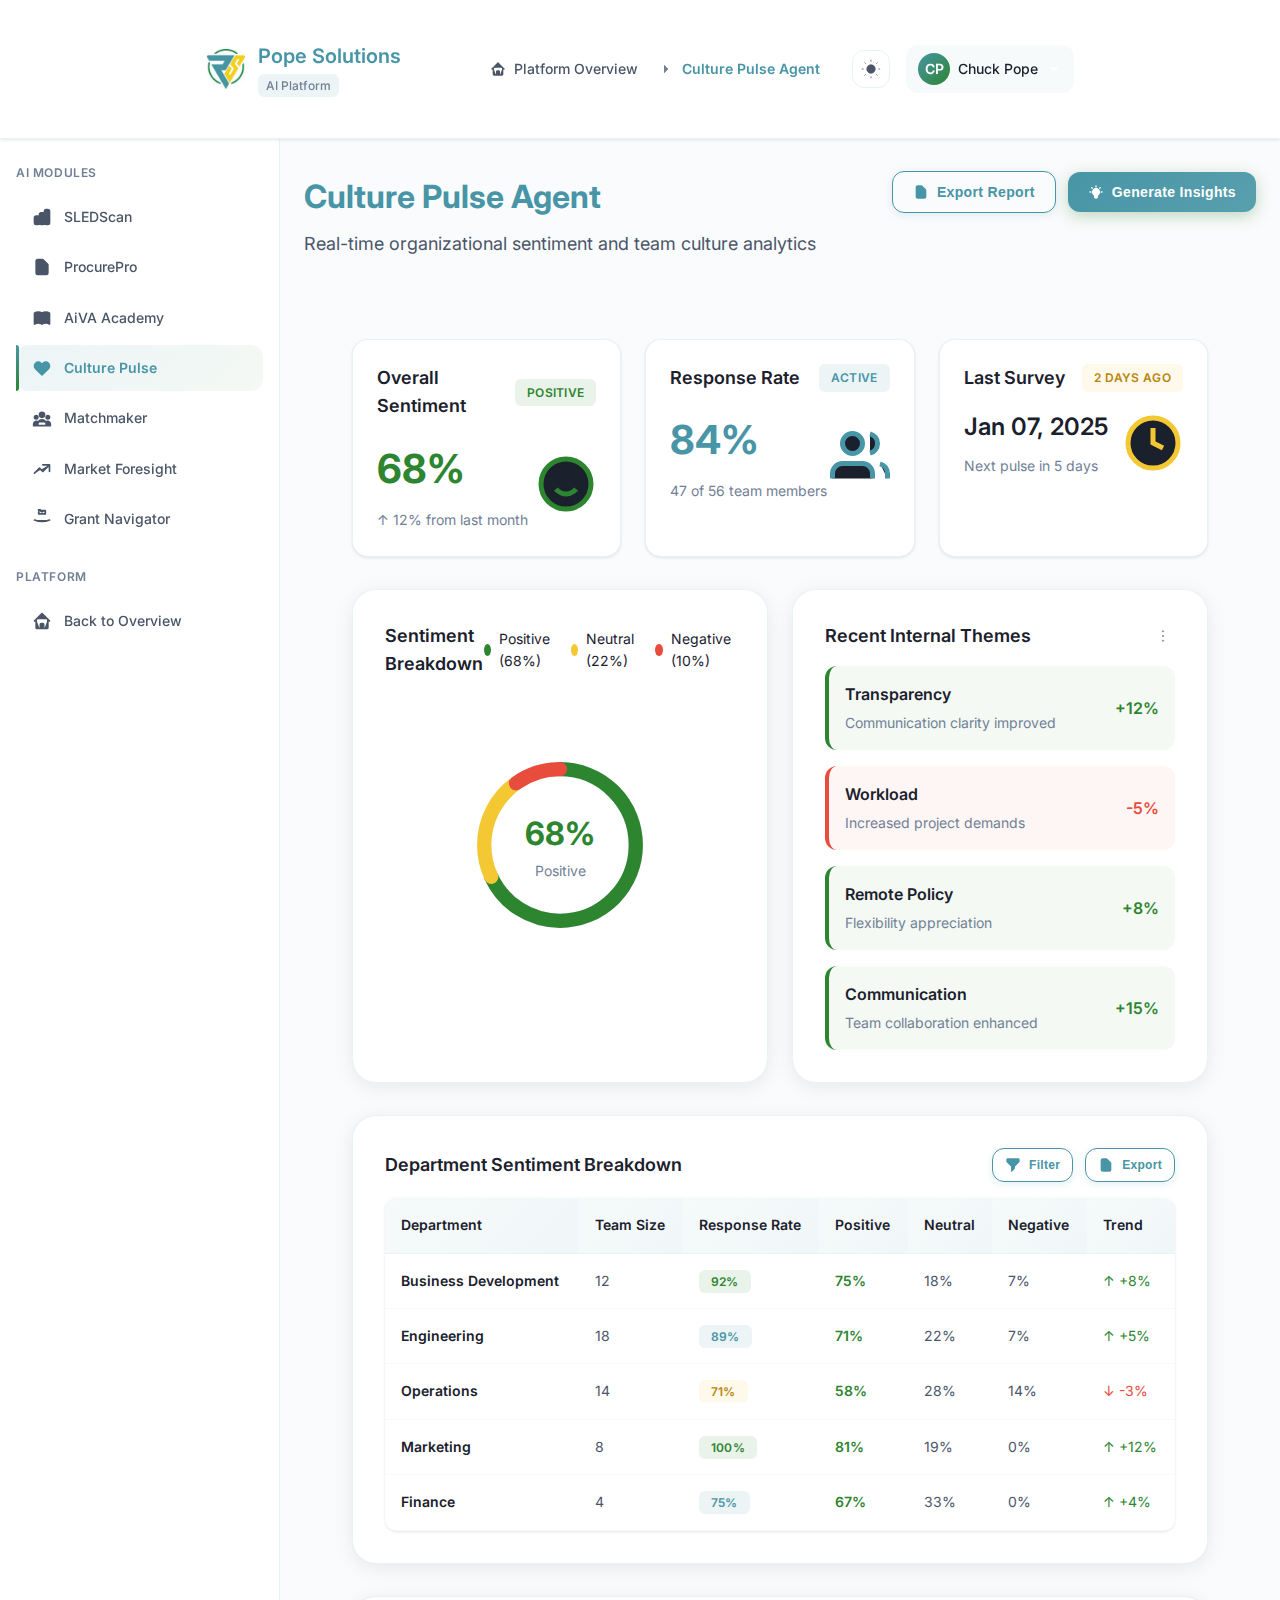
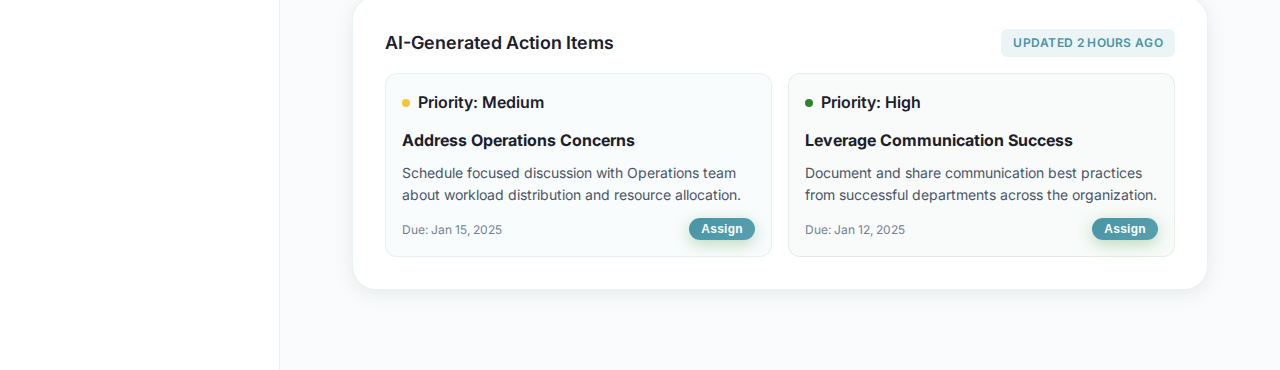
<file: platform/culturepulse.html>
<!DOCTYPE html>
<html lang="en">
<head>
    <meta charset="UTF-8">
    <meta name="viewport" content="width=device-width, initial-scale=1.0">
    <title>Culture Pulse Agent | Pope Solutions AI Platform</title>
    <link href="https://fonts.googleapis.com/css2?family=Inter:wght@300;400;500;600;700&family=Source+Sans+Pro:wght@300;400;500;600;700&display=swap" rel="stylesheet">
    <link rel="stylesheet" href="../styles/main.css">
</head>
<body>
    <!-- Dashboard Header -->
    <header class="dashboard-header">
        <div class="header-container">
            <!-- Logo and Brand -->
            <div class="header-brand">
                <img src="../assets/pope-logo.jpg" alt="Pope Solutions" class="header-logo">
                <div class="brand-info">
                    <h1>Pope Solutions</h1>
                    <span class="platform-tag">AI Platform</span>
                </div>
            </div>
            
            <!-- Navigation Breadcrumb -->
            <nav class="breadcrumb">
                <a href="../index.html" class="breadcrumb-item">
                    <svg width="16" height="16" fill="none" stroke="currentColor" viewBox="0 0 24 24">
                        <path stroke-linecap="round" stroke-linejoin="round" stroke-width="2" d="M3 12l2-2m0 0l7-7 7 7M5 10v10a1 1 0 001 1h3m10-11l2 2m-2-2v10a1 1 0 01-1 1h-3m-6 0a1 1 0 001-1v-4a1 1 0 011-1h2a1 1 0 011 1v4a1 1 0 001 1m-6 0h6"></path>
                    </svg>
                    Platform Overview
                </a>
                <span class="breadcrumb-separator">
                    <svg width="16" height="16" fill="none" stroke="currentColor" viewBox="0 0 24 24">
                        <polyline points="9,18 15,12 9,6"></polyline>
                    </svg>
                </span>
                <span class="breadcrumb-current">Culture Pulse Agent</span>
            </nav>
            
            <!-- Header Actions -->
            <div class="header-actions">
                <button class="btn-header">
                    <svg width="20" height="20" fill="none" stroke="currentColor" viewBox="0 0 24 24">
                        <circle cx="12" cy="12" r="5"></circle>
                        <line x1="12" y1="1" x2="12" y2="3"></line>
                        <line x1="12" y1="21" x2="12" y2="23"></line>
                        <line x1="4.22" y1="4.22" x2="5.64" y2="5.64"></line>
                        <line x1="18.36" y1="18.36" x2="19.78" y2="19.78"></line>
                        <line x1="1" y1="12" x2="3" y2="12"></line>
                        <line x1="21" y1="12" x2="23" y2="12"></line>
                        <line x1="4.22" y1="19.78" x2="5.64" y2="18.36"></line>
                        <line x1="18.36" y1="5.64" x2="19.78" y2="4.22"></line>
                    </svg>
                </button>
                <div class="user-menu">
                    <div class="user-avatar">CP</div>
                    <span class="user-name">Chuck Pope</span>
                    <svg width="16" height="16" fill="none" stroke="currentColor" viewBox="0 0 24 24">
                        <polyline points="6,9 12,15 18,9"></polyline>
                    </svg>
                </div>
            </div>
        </div>
    </header>

    <!-- Dashboard Layout -->
    <div class="dashboard-layout">
        <!-- Sidebar Navigation -->
        <aside class="dashboard-sidebar">
            <nav class="sidebar-nav">
                <div class="nav-section">
                    <h4 class="nav-section-title">AI Modules</h4>
                    <ul class="nav-list">
                        <li><a href="sledscan.html" class="nav-item" data-page="sledscan">
                            <svg width="20" height="20" fill="none" stroke="currentColor" viewBox="0 0 24 24">
                                <path stroke-linecap="round" stroke-linejoin="round" stroke-width="2" d="M9 19v-6a2 2 0 00-2-2H5a2 2 0 00-2 2v6a2 2 0 002 2h2a2 2 0 002-2zm0 0V9a2 2 0 012-2h2a2 2 0 012 2v10m-6 0a2 2 0 002 2h2a2 2 0 002-2m0 0V5a2 2 0 012-2h2a2 2 0 012 2v14a2 2 0 01-2 2h-2a2 2 0 01-2-2z"></path>
                            </svg>
                            SLEDScan
                        </a></li>
                        <li><a href="procurepro.html" class="nav-item" data-page="procurepro">
                            <svg width="20" height="20" fill="none" stroke="currentColor" viewBox="0 0 24 24">
                                <path stroke-linecap="round" stroke-linejoin="round" stroke-width="2" d="M9 12h6m-6 4h6m2 5H7a2 2 0 01-2-2V5a2 2 0 012-2h5.586a1 1 0 01.707.293l5.414 5.414a1 1 0 01.293.707V19a2 2 0 01-2 2z"></path>
                            </svg>
                            ProcurePro
                        </a></li>
                        <li><a href="aiva.html" class="nav-item" data-page="aiva">
                            <svg width="20" height="20" fill="none" stroke="currentColor" viewBox="0 0 24 24">
                                <path stroke-linecap="round" stroke-linejoin="round" stroke-width="2" d="M12 6.253v13m0-13C10.832 5.477 9.246 5 7.5 5S4.168 5.477 3 6.253v13C4.168 18.477 5.754 18 7.5 18s3.332.477 4.5 1.253m0-13C13.168 5.477 14.754 5 16.5 5c1.747 0 3.332.477 4.5 1.253v13C19.832 18.477 18.247 18 16.5 18c-1.746 0-3.332.477-4.5 1.253"></path>
                            </svg>
                            AiVA Academy
                        </a></li>
                        <li><a href="culturepulse.html" class="nav-item active" data-page="culturepulse">
                            <svg width="20" height="20" fill="none" stroke="currentColor" viewBox="0 0 24 24">
                                <path stroke-linecap="round" stroke-linejoin="round" stroke-width="2" d="M4.318 6.318a4.5 4.5 0 000 6.364L12 20.364l7.682-7.682a4.5 4.5 0 00-6.364-6.364L12 7.636l-1.318-1.318a4.5 4.5 0 00-6.364 0z"></path>
                            </svg>
                            Culture Pulse
                        </a></li>
                        <li><a href="matchmaker.html" class="nav-item" data-page="matchmaker">
                            <svg width="20" height="20" fill="none" stroke="currentColor" viewBox="0 0 24 24">
                                <path stroke-linecap="round" stroke-linejoin="round" stroke-width="2" d="M17 20h5v-2a3 3 0 00-5.356-1.857M17 20H7m10 0v-2c0-.656-.126-1.283-.356-1.857M7 20H2v-2a3 3 0 015.356-1.857M7 20v-2c0-.656.126-1.283.356-1.857m0 0a5.002 5.002 0 019.288 0M15 7a3 3 0 11-6 0 3 3 0 016 0zm6 3a2 2 0 11-4 0 2 2 0 014 0zM7 10a2 2 0 11-4 0 2 2 0 014 0z"></path>
                            </svg>
                            Matchmaker
                        </a></li>
                        <li><a href="foresight.html" class="nav-item" data-page="foresight">
                            <svg width="20" height="20" fill="none" stroke="currentColor" viewBox="0 0 24 24">
                                <path stroke-linecap="round" stroke-linejoin="round" stroke-width="2" d="M13 7h8m0 0v8m0-8l-8 8-4-4-6 6"></path>
                            </svg>
                            Market Foresight
                        </a></li>
                        <li><a href="navigator.html" class="nav-item" data-page="navigator">
                            <svg width="20" height="20" fill="none" stroke="currentColor" viewBox="0 0 24 24">
                                <path stroke-linecap="round" stroke-linejoin="round" stroke-width="2" d="M21 13.255A23.931 23.931 0 0112 15c-3.183 0-6.22-.62-9-1.745M16 6V4a2 2 0 00-2-2h-4a2 2 0 00-2-2v2m8 0H8m8 0v2a2 2 0 01-2 2H10a2 2 0 01-2-2V6"></path>
                            </svg>
                            Grant Navigator
                        </a></li>
                    </ul>
                </div>
                
                <div class="nav-section">
                    <h4 class="nav-section-title">Platform</h4>
                    <ul class="nav-list">
                        <li><a href="../index.html" class="nav-item">
                            <svg width="20" height="20" fill="none" stroke="currentColor" viewBox="0 0 24 24">
                                <path stroke-linecap="round" stroke-linejoin="round" stroke-width="2" d="M3 12l2-2m0 0l7-7 7 7M5 10v10a1 1 0 001 1h3m10-11l2 2m-2-2v10a1 1 0 01-1 1h-3m-6 0a1 1 0 001-1v-4a1 1 0 011-1h2a1 1 0 011 1v4a1 1 0 001 1m-6 0h6"></path>
                            </svg>
                            Back to Overview
                        </a></li>
                    </ul>
                </div>
            </nav>
        </aside>

        <!-- Main Content Area -->
        <main class="dashboard-main">
            <!-- Page Header -->
            <div class="page-header">
                <div class="page-title">
                    <h1>Culture Pulse Agent</h1>
                    <p class="page-subtitle">Real-time organizational sentiment and team culture analytics</p>
                </div>
                <div class="page-actions">
                    <button class="btn-secondary">
                        <svg width="16" height="16" fill="none" stroke="currentColor" viewBox="0 0 24 24">
                            <path stroke-linecap="round" stroke-linejoin="round" stroke-width="2" d="M12 10v6m0 0l-3-3m3 3l3-3m2 8H7a2 2 0 01-2-2V5a2 2 0 012-2h5.586a1 1 0 01.707.293l5.414 5.414a1 1 0 01.293.707V19a2 2 0 01-2 2z"></path>
                        </svg>
                        Export Report
                    </button>
                    <button class="btn-primary">
                        <svg width="16" height="16" fill="none" stroke="currentColor" viewBox="0 0 24 24">
                            <path stroke-linecap="round" stroke-linejoin="round" stroke-width="2" d="M9.663 17h4.673M12 3v1m6.364 1.636l-.707.707M21 12h-1M4 12H3m3.343-5.657l-.707-.707m2.828 9.9a5 5 0 117.072 0l-.548.547A3.374 3.374 0 0014 18.469V19a2 2 0 11-4 0v-.531c0-.895-.356-1.754-.988-2.386l-.548-.547z"></path>
                        </svg>
                        Generate Insights
                    </button>
                </div>
            </div>

            <!-- Dashboard Content -->
            <div class="dashboard-content">
                <!-- Overview Cards -->
                <div class="dashboard-grid-3">
                    <div class="widget-card">
                        <div class="widget-header">
                            <h3 class="widget-title">Overall Sentiment</h3>
                            <span class="status-badge success">Positive</span>
                        </div>
                        <div style="display: flex; align-items: center; justify-content: space-between;">
                            <div>
                                <div style="font-size: 2.5rem; font-weight: 700; color: var(--pope-green); margin-bottom: 0.5rem;">68%</div>
                                <div style="color: var(--text-muted); font-size: 0.875rem;">↑ 12% from last month</div>
                            </div>
                            <div style="width: 60px; height: 60px;">
                                <svg width="60" height="60" viewBox="0 0 24 24" fill="none" stroke="var(--pope-green)" stroke-width="2">
                                    <circle cx="12" cy="12" r="10"></circle>
                                    <path d="M8 14s1.5 2 4 2 4-2 4-2"></path>
                                    <line x1="9" y1="9" x2="9.01" y2="9"></line>
                                    <line x1="15" y1="9" x2="15.01" y2="9"></line>
                                </svg>
                            </div>
                        </div>
                    </div>
                    
                    <div class="widget-card">
                        <div class="widget-header">
                            <h3 class="widget-title">Response Rate</h3>
                            <span class="status-badge info">Active</span>
                        </div>
                        <div style="display: flex; align-items: center; justify-content: space-between;">
                            <div>
                                <div style="font-size: 2.5rem; font-weight: 700; color: var(--pope-teal); margin-bottom: 0.5rem;">84%</div>
                                <div style="color: var(--text-muted); font-size: 0.875rem;">47 of 56 team members</div>
                            </div>
                            <div style="width: 60px; height: 60px;">
                                <svg width="60" height="60" viewBox="0 0 24 24" fill="none" stroke="var(--pope-teal)" stroke-width="2">
                                    <path d="M17 21v-2a4 4 0 0 0-4-4H5a4 4 0 0 0-4 4v2"></path>
                                    <circle cx="9" cy="7" r="4"></circle>
                                    <path d="M23 21v-2a4 4 0 0 0-3-3.87"></path>
                                    <path d="M16 3.13a4 4 0 0 1 0 7.75"></path>
                                </svg>
                            </div>
                        </div>
                    </div>
                    
                    <div class="widget-card">
                        <div class="widget-header">
                            <h3 class="widget-title">Last Survey</h3>
                            <span class="status-badge warning">2 days ago</span>
                        </div>
                        <div style="display: flex; align-items: center; justify-content: space-between;">
                            <div>
                                <div style="font-size: 1.5rem; font-weight: 600; color: var(--text-primary); margin-bottom: 0.5rem;">Jan 07, 2025</div>
                                <div style="color: var(--text-muted); font-size: 0.875rem;">Next pulse in 5 days</div>
                            </div>
                            <div style="width: 60px; height: 60px;">
                                <svg width="60" height="60" viewBox="0 0 24 24" fill="none" stroke="var(--pope-gold)" stroke-width="2">
                                    <circle cx="12" cy="12" r="10"></circle>
                                    <polyline points="12,6 12,12 16,14"></polyline>
                                </svg>
                            </div>
                        </div>
                    </div>
                </div>

                <!-- Sentiment Analysis Section -->
                <div class="dashboard-grid-2">
                    <!-- Sentiment Chart -->
                    <div class="module-dashboard">
                        <div class="widget-header">
                            <h3 class="widget-title">Sentiment Breakdown</h3>
                            <div style="display: flex; gap: var(--space-4);">
                                <span style="display: flex; align-items: center; gap: var(--space-2); font-size: 0.875rem;">
                                    <div style="width: 12px; height: 12px; border-radius: 50%; background-color: var(--pope-green);"></div>
                                    Positive (68%)
                                </span>
                                <span style="display: flex; align-items: center; gap: var(--space-2); font-size: 0.875rem;">
                                    <div style="width: 12px; height: 12px; border-radius: 50%; background-color: var(--pope-gold);"></div>
                                    Neutral (22%)
                                </span>
                                <span style="display: flex; align-items: center; gap: var(--space-2); font-size: 0.875rem;">
                                    <div style="width: 12px; height: 12px; border-radius: 50%; background-color: #e74c3c;"></div>
                                    Negative (10%)
                                </span>
                            </div>
                        </div>
                        <div class="chart-container">
                            <div style="position: relative; display: flex; align-items: center; justify-content: center;">
                                <svg width="200" height="200" viewBox="0 0 42 42" style="transform: rotate(-90deg);">
                                    <!-- Background circle -->
                                    <circle cx="21" cy="21" r="15.91549430918954" fill="transparent" stroke="#f1f5f9" stroke-width="3"></circle>
                                    <!-- Positive Sentiment - 68% -->
                                    <circle cx="21" cy="21" r="15.91549430918954" fill="transparent" stroke="var(--pope-green)" stroke-width="3" stroke-dasharray="68 32" stroke-dashoffset="0" stroke-linecap="round"></circle>
                                    <!-- Neutral Sentiment - 22% -->
                                    <circle cx="21" cy="21" r="15.91549430918954" fill="transparent" stroke="var(--pope-gold)" stroke-width="3" stroke-dasharray="22 78" stroke-dashoffset="-68" stroke-linecap="round"></circle>
                                    <!-- Negative Sentiment - 10% -->
                                    <circle cx="21" cy="21" r="15.91549430918954" fill="transparent" stroke="#e74c3c" stroke-width="3" stroke-dasharray="10 90" stroke-dashoffset="-90" stroke-linecap="round"></circle>
                                </svg>
                                <div style="position: absolute; text-align: center;">
                                    <div style="font-size: 2rem; font-weight: 700; color: var(--pope-green);">68%</div>
                                    <div style="font-size: 0.875rem; color: var(--text-muted);">Positive</div>
                                </div>
                            </div>
                        </div>
                    </div>

                    <!-- Recent Themes -->
                    <div class="module-dashboard">
                        <div class="widget-header">
                            <h3 class="widget-title">Recent Internal Themes</h3>
                            <button class="widget-action">
                                <svg width="16" height="16" fill="none" stroke="currentColor" viewBox="0 0 24 24">
                                    <circle cx="12" cy="12" r="1"></circle>
                                    <circle cx="12" cy="5" r="1"></circle>
                                    <circle cx="12" cy="19" r="1"></circle>
                                </svg>
                            </button>
                        </div>
                        <div style="display: flex; flex-direction: column; gap: var(--space-4);">
                            <div style="display: flex; align-items: center; justify-content: space-between; padding: var(--space-4); background: rgba(45, 133, 48, 0.05); border-radius: var(--radius-lg); border-left: 4px solid var(--pope-green);">
                                <div>
                                    <div style="font-weight: 600; color: var(--text-primary); margin-bottom: var(--space-1);">Transparency</div>
                                    <div style="font-size: 0.875rem; color: var(--text-muted);">Communication clarity improved</div>
                                </div>
                                <div style="color: var(--pope-green); font-weight: 600;">+12%</div>
                            </div>
                            
                            <div style="display: flex; align-items: center; justify-content: space-between; padding: var(--space-4); background: rgba(231, 76, 60, 0.05); border-radius: var(--radius-lg); border-left: 4px solid #e74c3c;">
                                <div>
                                    <div style="font-weight: 600; color: var(--text-primary); margin-bottom: var(--space-1);">Workload</div>
                                    <div style="font-size: 0.875rem; color: var(--text-muted);">Increased project demands</div>
                                </div>
                                <div style="color: #e74c3c; font-weight: 600;">-5%</div>
                            </div>
                            
                            <div style="display: flex; align-items: center; justify-content: space-between; padding: var(--space-4); background: rgba(45, 133, 48, 0.05); border-radius: var(--radius-lg); border-left: 4px solid var(--pope-green);">
                                <div>
                                    <div style="font-weight: 600; color: var(--text-primary); margin-bottom: var(--space-1);">Remote Policy</div>
                                    <div style="font-size: 0.875rem; color: var(--text-muted);">Flexibility appreciation</div>
                                </div>
                                <div style="color: var(--pope-green); font-weight: 600;">+8%</div>
                            </div>
                            
                            <div style="display: flex; align-items: center; justify-content: space-between; padding: var(--space-4); background: rgba(45, 133, 48, 0.05); border-radius: var(--radius-lg); border-left: 4px solid var(--pope-green);">
                                <div>
                                    <div style="font-weight: 600; color: var(--text-primary); margin-bottom: var(--space-1);">Communication</div>
                                    <div style="font-size: 0.875rem; color: var(--text-muted);">Team collaboration enhanced</div>
                                </div>
                                <div style="color: var(--pope-green); font-weight: 600;">+15%</div>
                            </div>
                        </div>
                    </div>
                </div>

                <!-- Team Insights Table -->
                <div class="module-dashboard">
                    <div class="widget-header">
                        <h3 class="widget-title">Department Sentiment Breakdown</h3>
                        <div style="display: flex; gap: var(--space-3);">
                            <button class="btn-secondary" style="padding: var(--space-2) var(--space-3); font-size: 0.75rem;">
                                <svg width="16" height="16" fill="none" stroke="currentColor" viewBox="0 0 24 24">
                                    <path stroke-linecap="round" stroke-linejoin="round" stroke-width="2" d="M3 4a1 1 0 011-1h16a1 1 0 011 1v2.586a1 1 0 01-.293.707l-6.414 6.414a1 1 0 00-.293.707V17l-4 4v-6.586a1 1 0 00-.293-.707L3.293 7.293A1 1 0 013 6.586V4z"></path>
                                </svg>
                                Filter
                            </button>
                            <button class="btn-secondary" style="padding: var(--space-2) var(--space-3); font-size: 0.75rem;">
                                <svg width="16" height="16" fill="none" stroke="currentColor" viewBox="0 0 24 24">
                                    <path stroke-linecap="round" stroke-linejoin="round" stroke-width="2" d="M12 10v6m0 0l-3-3m3 3l3-3m2 8H7a2 2 0 01-2-2V5a2 2 0 012-2h5.586a1 1 0 01.707.293l5.414 5.414a1 1 0 01.293.707V19a2 2 0 01-2 2z"></path>
                                </svg>
                                Export
                            </button>
                        </div>
                    </div>
                    <table class="data-table">
                        <thead>
                            <tr>
                                <th>Department</th>
                                <th>Team Size</th>
                                <th>Response Rate</th>
                                <th>Positive</th>
                                <th>Neutral</th>
                                <th>Negative</th>
                                <th>Trend</th>
                            </tr>
                        </thead>
                        <tbody>
                            <tr>
                                <td style="font-weight: 600; color: var(--text-primary);">Business Development</td>
                                <td>12</td>
                                <td><span class="status-badge success">92%</span></td>
                                <td style="color: var(--pope-green); font-weight: 600;">75%</td>
                                <td>18%</td>
                                <td>7%</td>
                                <td style="color: var(--pope-green);">↑ +8%</td>
                            </tr>
                            <tr>
                                <td style="font-weight: 600; color: var(--text-primary);">Engineering</td>
                                <td>18</td>
                                <td><span class="status-badge info">89%</span></td>
                                <td style="color: var(--pope-green); font-weight: 600;">71%</td>
                                <td>22%</td>
                                <td>7%</td>
                                <td style="color: var(--pope-green);">↑ +5%</td>
                            </tr>
                            <tr>
                                <td style="font-weight: 600; color: var(--text-primary);">Operations</td>
                                <td>14</td>
                                <td><span class="status-badge warning">71%</span></td>
                                <td style="color: var(--pope-green); font-weight: 600;">58%</td>
                                <td>28%</td>
                                <td>14%</td>
                                <td style="color: #e74c3c;">↓ -3%</td>
                            </tr>
                            <tr>
                                <td style="font-weight: 600; color: var(--text-primary);">Marketing</td>
                                <td>8</td>
                                <td><span class="status-badge success">100%</span></td>
                                <td style="color: var(--pope-green); font-weight: 600;">81%</td>
                                <td>19%</td>
                                <td>0%</td>
                                <td style="color: var(--pope-green);">↑ +12%</td>
                            </tr>
                            <tr>
                                <td style="font-weight: 600; color: var(--text-primary);">Finance</td>
                                <td>4</td>
                                <td><span class="status-badge info">75%</span></td>
                                <td style="color: var(--pope-green); font-weight: 600;">67%</td>
                                <td>33%</td>
                                <td>0%</td>
                                <td style="color: var(--pope-green);">↑ +4%</td>
                            </tr>
                        </tbody>
                    </table>
                </div>

                <!-- Action Items -->
                <div class="module-dashboard">
                    <div class="widget-header">
                        <h3 class="widget-title">AI-Generated Action Items</h3>
                        <span class="status-badge info">Updated 2 hours ago</span>
                    </div>
                    <div style="display: grid; grid-template-columns: repeat(auto-fit, minmax(300px, 1fr)); gap: var(--space-4);">
                        <div style="padding: var(--space-4); background: rgba(71, 149, 166, 0.03); border-radius: var(--radius-lg); border: 1px solid rgba(71, 149, 166, 0.1);">
                            <div style="display: flex; align-items: center; gap: var(--space-2); margin-bottom: var(--space-3);">
                                <div style="width: 8px; height: 8px; border-radius: 50%; background-color: var(--pope-gold);"></div>
                                <span style="font-weight: 600; color: var(--text-primary);">Priority: Medium</span>
                            </div>
                            <h4 style="margin-bottom: var(--space-2); color: var(--text-primary);">Address Operations Concerns</h4>
                            <p style="font-size: 0.875rem; color: var(--text-secondary); margin-bottom: var(--space-3);">Schedule focused discussion with Operations team about workload distribution and resource allocation.</p>
                            <div style="display: flex; justify-content: space-between; align-items: center;">
                                <span style="font-size: 0.75rem; color: var(--text-muted);">Due: Jan 15, 2025</span>
                                <button class="btn-primary" style="padding: var(--space-1) var(--space-3); font-size: 0.75rem;">Assign</button>
                            </div>
                        </div>
                        
                        <div style="padding: var(--space-4); background: rgba(45, 133, 48, 0.03); border-radius: var(--radius-lg); border: 1px solid rgba(45, 133, 48, 0.1);">
                            <div style="display: flex; align-items: center; gap: var(--space-2); margin-bottom: var(--space-3);">
                                <div style="width: 8px; height: 8px; border-radius: 50%; background-color: var(--pope-green);"></div>
                                <span style="font-weight: 600; color: var(--text-primary);">Priority: High</span>
                            </div>
                            <h4 style="margin-bottom: var(--space-2); color: var(--text-primary);">Leverage Communication Success</h4>
                            <p style="font-size: 0.875rem; color: var(--text-secondary); margin-bottom: var(--space-3);">Document and share communication best practices from successful departments across the organization.</p>
                            <div style="display: flex; justify-content: space-between; align-items: center;">
                                <span style="font-size: 0.75rem; color: var(--text-muted);">Due: Jan 12, 2025</span>
                                <button class="btn-primary" style="padding: var(--space-1) var(--space-3); font-size: 0.75rem;">Assign</button>
                            </div>
                        </div>
                    </div>
                </div>
            </div>
        </main>
    </div>

    <!-- Scripts -->
    <script src="../scripts/nav.js"></script>
    <script>
        // Set active nav item
        document.addEventListener('DOMContentLoaded', function() {
            const currentPage = 'culturepulse';
            const navItem = document.querySelector(`[data-page="${currentPage}"]`);
            if (navItem) {
                navItem.classList.add('active');
            }
        });
    </script>
</body>
</html>
</file>
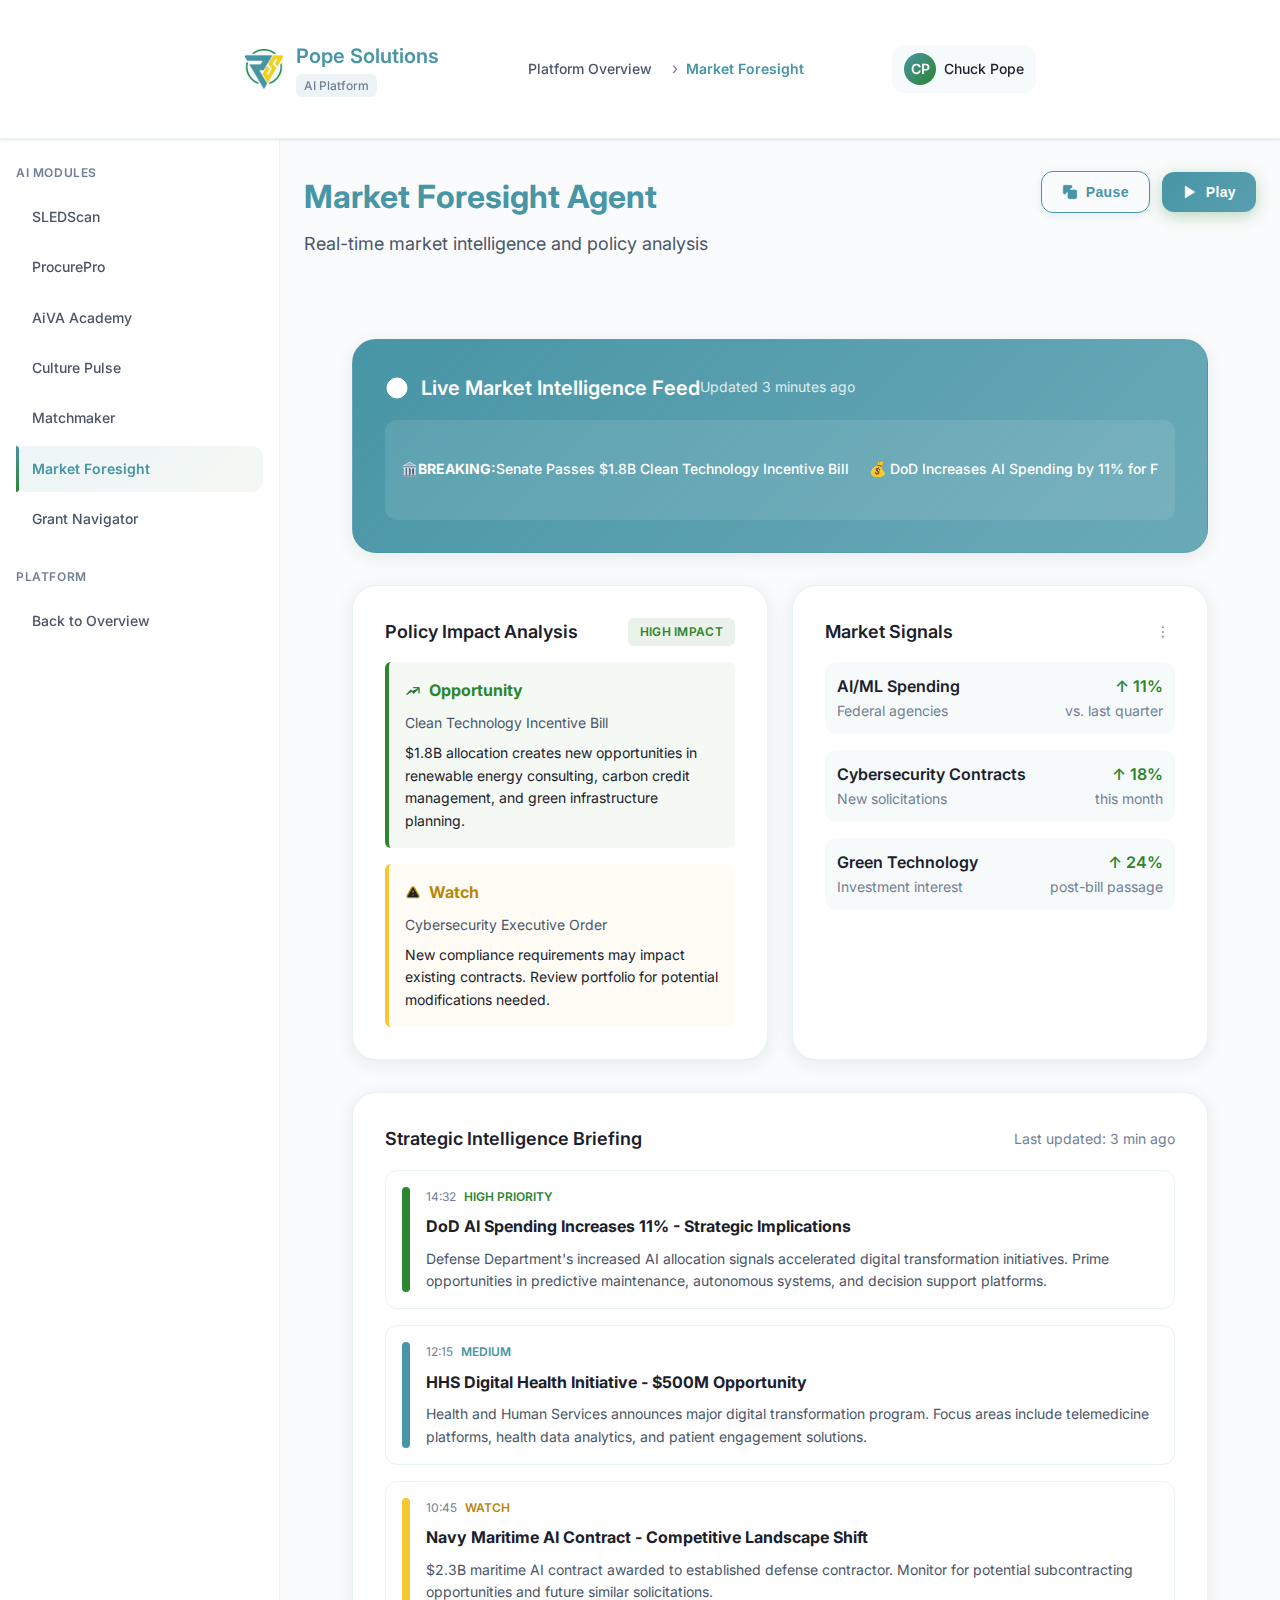
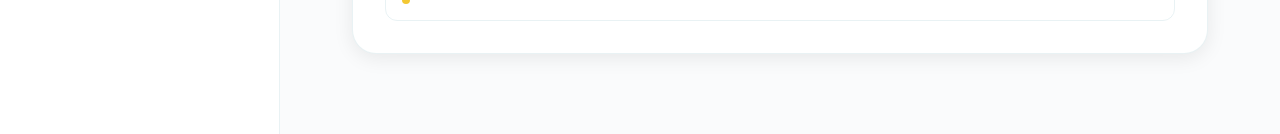
<file: platform/foresight.html>
<!DOCTYPE html>
<html lang="en">
<head>
    <meta charset="UTF-8">
    <meta name="viewport" content="width=device-width, initial-scale=1.0">
    <title>Market Foresight | Pope Solutions AI Platform</title>
    <link href="https://fonts.googleapis.com/css2?family=Inter:wght@300;400;500;600;700&family=Source+Sans+Pro:wght@300;400;500;600;700&display=swap" rel="stylesheet">
    <link rel="stylesheet" href="../styles/main.css">
</head>
<body>
    <header class="dashboard-header">
        <div class="header-container">
            <div class="header-brand">
                <img src="../assets/pope-logo.jpg" alt="Pope Solutions" class="header-logo">
                <div class="brand-info">
                    <h1>Pope Solutions</h1>
                    <span class="platform-tag">AI Platform</span>
                </div>
            </div>
            <nav class="breadcrumb">
                <a href="../index.html" class="breadcrumb-item">Platform Overview</a>
                <span class="breadcrumb-separator">›</span>
                <span class="breadcrumb-current">Market Foresight</span>
            </nav>
            <div class="header-actions">
                <div class="user-menu">
                    <div class="user-avatar">CP</div>
                    <span class="user-name">Chuck Pope</span>
                </div>
            </div>
        </div>
    </header>

    <div class="dashboard-layout">
        <aside class="dashboard-sidebar">
            <nav class="sidebar-nav">
                <div class="nav-section">
                    <h4 class="nav-section-title">AI Modules</h4>
                    <ul class="nav-list">
                        <li><a href="sledscan.html" class="nav-item">SLEDScan</a></li>
                        <li><a href="procurepro.html" class="nav-item">ProcurePro</a></li>
                        <li><a href="aiva.html" class="nav-item">AiVA Academy</a></li>
                        <li><a href="culturepulse.html" class="nav-item">Culture Pulse</a></li>
                        <li><a href="matchmaker.html" class="nav-item">Matchmaker</a></li>
                        <li><a href="foresight.html" class="nav-item active">Market Foresight</a></li>
                        <li><a href="navigator.html" class="nav-item">Grant Navigator</a></li>
                    </ul>
                </div>
                <div class="nav-section">
                    <h4 class="nav-section-title">Platform</h4>
                    <ul class="nav-list">
                        <li><a href="../index.html" class="nav-item">Back to Overview</a></li>
                    </ul>
                </div>
            </nav>
        </aside>

        <main class="dashboard-main">
            <div class="page-header">
                <div class="page-title">
                    <h1>Market Foresight Agent</h1>
                    <p class="page-subtitle">Real-time market intelligence and policy analysis</p>
                </div>
                <div class="page-actions">
                    <button class="btn-secondary">
                        <svg width="16" height="16" fill="none" stroke="currentColor" viewBox="0 0 24 24">
                            <rect x="9" y="9" width="13" height="13" rx="2" ry="2"></rect>
                            <path d="M5 15H4a2 2 0 01-2-2V4a2 2 0 012-2h9a2 2 0 012 2v1"></path>
                        </svg>
                        Pause
                    </button>
                    <button class="btn-primary">
                        <svg width="16" height="16" fill="none" stroke="currentColor" viewBox="0 0 24 24">
                            <polygon points="5,3 19,12 5,21"></polygon>
                        </svg>
                        Play
                    </button>
                </div>
            </div>

            <div class="dashboard-content">
                <!-- Market Ticker -->
                <div class="module-dashboard" style="background: linear-gradient(135deg, var(--pope-teal), rgba(71, 149, 166, 0.8)); color: white; overflow: hidden;">
                    <div style="display: flex; align-items: center; justify-content: between; margin-bottom: var(--space-4);">
                        <div style="display: flex; align-items: center; gap: var(--space-3);">
                            <svg width="24" height="24" fill="none" stroke="currentColor" viewBox="0 0 24 24">
                                <circle cx="12" cy="12" r="10"></circle>
                                <polyline points="12,6 12,12 16,14"></polyline>
                            </svg>
                            <h3 style="margin: 0; font-size: 1.25rem; font-weight: 600;">Live Market Intelligence Feed</h3>
                        </div>
                        <span style="font-size: 0.875rem; opacity: 0.8;">Updated 3 minutes ago</span>
                    </div>
                    
                    <div style="position: relative; height: 100px; overflow: hidden; background: rgba(255, 255, 255, 0.1); border-radius: var(--radius-lg); padding: var(--space-4);">
                        <div class="scrolling-ticker">
                            <div class="ticker-content">
                                🏛️ <strong>BREAKING:</strong> Senate Passes $1.8B Clean Technology Incentive Bill &nbsp;&nbsp;&nbsp; 
                                💰 DoD Increases AI Spending by 11% for FY2025 &nbsp;&nbsp;&nbsp; 
                                🔒 New Cybersecurity Executive Order Affects Federal Contractors &nbsp;&nbsp;&nbsp; 
                                🏥 HHS Announces $500M Digital Health Initiative &nbsp;&nbsp;&nbsp; 
                                ⚡ Energy Dept. Fast-Tracks Green Infrastructure Projects &nbsp;&nbsp;&nbsp; 
                                📊 CISA Updates Software Supply Chain Guidelines &nbsp;&nbsp;&nbsp; 
                                🌊 Navy Awards $2.3B Maritime AI Contract &nbsp;&nbsp;&nbsp; 
                            </div>
                        </div>
                    </div>
                </div>

                <!-- Intelligence Summary -->
                <div class="dashboard-grid-2">
                    <div class="module-dashboard">
                        <div class="widget-header">
                            <h3 class="widget-title">Policy Impact Analysis</h3>
                            <span class="status-badge success">High Impact</span>
                        </div>
                        <div style="display: flex; flex-direction: column; gap: var(--space-4);">
                            <div style="padding: var(--space-4); background: rgba(45, 133, 48, 0.05); border-left: 4px solid var(--pope-green); border-radius: var(--radius-sm);">
                                <div style="display: flex; align-items: center; gap: var(--space-2); margin-bottom: var(--space-2);">
                                    <svg width="16" height="16" fill="none" stroke="var(--pope-green)" viewBox="0 0 24 24">
                                        <path stroke-linecap="round" stroke-linejoin="round" stroke-width="2" d="M13 7h8m0 0v8m0-8l-8 8-4-4-6 6"></path>
                                    </svg>
                                    <strong style="color: var(--pope-green);">Opportunity</strong>
                                </div>
                                <div style="font-size: 0.875rem; color: var(--text-secondary); margin-bottom: var(--space-2);">Clean Technology Incentive Bill</div>
                                <div style="font-size: 0.875rem; color: var(--text-primary);">
                                    $1.8B allocation creates new opportunities in renewable energy consulting, carbon credit management, and green infrastructure planning.
                                </div>
                            </div>
                            
                            <div style="padding: var(--space-4); background: rgba(243, 200, 51, 0.05); border-left: 4px solid var(--pope-gold); border-radius: var(--radius-sm);">
                                <div style="display: flex; align-items: center; gap: var(--space-2); margin-bottom: var(--space-2);">
                                    <svg width="16" height="16" fill="none" stroke="#B8860B" viewBox="0 0 24 24">
                                        <path stroke-linecap="round" stroke-linejoin="round" stroke-width="2" d="M12 9v2m0 4h.01m-6.938 4h13.856c1.54 0 2.502-1.667 1.732-3L13.732 4c-.77-1.333-2.694-1.333-3.464 0L3.34 16c-.77 1.333.192 3 1.732 3z"></path>
                                    </svg>
                                    <strong style="color: #B8860B;">Watch</strong>
                                </div>
                                <div style="font-size: 0.875rem; color: var(--text-secondary); margin-bottom: var(--space-2);">Cybersecurity Executive Order</div>
                                <div style="font-size: 0.875rem; color: var(--text-primary);">
                                    New compliance requirements may impact existing contracts. Review portfolio for potential modifications needed.
                                </div>
                            </div>
                        </div>
                    </div>

                    <div class="module-dashboard">
                        <div class="widget-header">
                            <h3 class="widget-title">Market Signals</h3>
                            <button class="widget-action">
                                <svg width="16" height="16" fill="none" stroke="currentColor" viewBox="0 0 24 24">
                                    <circle cx="12" cy="12" r="1"></circle>
                                    <circle cx="12" cy="5" r="1"></circle>
                                    <circle cx="12" cy="19" r="1"></circle>
                                </svg>
                            </button>
                        </div>
                        
                        <div style="display: flex; flex-direction: column; gap: var(--space-4);">
                            <div style="display: flex; align-items: center; justify-content: space-between; padding: var(--space-3); background: rgba(71, 149, 166, 0.05); border-radius: var(--radius-lg);">
                                <div>
                                    <div style="font-weight: 600; color: var(--text-primary);">AI/ML Spending</div>
                                    <div style="font-size: 0.875rem; color: var(--text-muted);">Federal agencies</div>
                                </div>
                                <div style="text-align: right;">
                                    <div style="color: var(--pope-green); font-weight: 600;">↑ 11%</div>
                                    <div style="font-size: 0.875rem; color: var(--text-muted);">vs. last quarter</div>
                                </div>
                            </div>
                            
                            <div style="display: flex; align-items: center; justify-content: space-between; padding: var(--space-3); background: rgba(71, 149, 166, 0.05); border-radius: var(--radius-lg);">
                                <div>
                                    <div style="font-weight: 600; color: var(--text-primary);">Cybersecurity Contracts</div>
                                    <div style="font-size: 0.875rem; color: var(--text-muted);">New solicitations</div>
                                </div>
                                <div style="text-align: right;">
                                    <div style="color: var(--pope-green); font-weight: 600;">↑ 18%</div>
                                    <div style="font-size: 0.875rem; color: var(--text-muted);">this month</div>
                                </div>
                            </div>
                            
                            <div style="display: flex; align-items: center; justify-content: space-between; padding: var(--space-3); background: rgba(71, 149, 166, 0.05); border-radius: var(--radius-lg);">
                                <div>
                                    <div style="font-weight: 600; color: var(--text-primary);">Green Technology</div>
                                    <div style="font-size: 0.875rem; color: var(--text-muted);">Investment interest</div>
                                </div>
                                <div style="text-align: right;">
                                    <div style="color: var(--pope-green); font-weight: 600;">↑ 24%</div>
                                    <div style="font-size: 0.875rem; color: var(--text-muted);">post-bill passage</div>
                                </div>
                            </div>
                        </div>
                    </div>
                </div>

                <!-- Recent Headlines -->
                <div class="module-dashboard">
                    <div class="widget-header">
                        <h3 class="widget-title">Strategic Intelligence Briefing</h3>
                        <div style="display: flex; gap: var(--space-3);">
                            <span style="font-size: 0.875rem; color: var(--text-muted);">Last updated: 3 min ago</span>
                        </div>
                    </div>
                    <div style="display: grid; gap: var(--space-4);">
                        <div style="display: flex; gap: var(--space-4); padding: var(--space-4); border: 1px solid var(--border-color); border-radius: var(--radius-lg); transition: all 0.2s ease;">
                            <div style="width: 8px; background: var(--pope-green); border-radius: 4px;"></div>
                            <div style="flex: 1;">
                                <div style="display: flex; align-items: center; gap: var(--space-2); margin-bottom: var(--space-2);">
                                    <span style="font-size: 0.75rem; color: var(--text-muted);">14:32</span>
                                    <span style="font-size: 0.75rem; color: var(--pope-green); font-weight: 600;">HIGH PRIORITY</span>
                                </div>
                                <h4 style="margin: 0 0 var(--space-2) 0; color: var(--text-primary);">DoD AI Spending Increases 11% - Strategic Implications</h4>
                                <p style="margin: 0; font-size: 0.875rem; color: var(--text-secondary);">
                                    Defense Department's increased AI allocation signals accelerated digital transformation initiatives. Prime opportunities in predictive maintenance, autonomous systems, and decision support platforms.
                                </p>
                            </div>
                        </div>
                        
                        <div style="display: flex; gap: var(--space-4); padding: var(--space-4); border: 1px solid var(--border-color); border-radius: var(--radius-lg); transition: all 0.2s ease;">
                            <div style="width: 8px; background: var(--pope-teal); border-radius: 4px;"></div>
                            <div style="flex: 1;">
                                <div style="display: flex; align-items: center; gap: var(--space-2); margin-bottom: var(--space-2);">
                                    <span style="font-size: 0.75rem; color: var(--text-muted);">12:15</span>
                                    <span style="font-size: 0.75rem; color: var(--pope-teal); font-weight: 600;">MEDIUM</span>
                                </div>
                                <h4 style="margin: 0 0 var(--space-2) 0; color: var(--text-primary);">HHS Digital Health Initiative - $500M Opportunity</h4>
                                <p style="margin: 0; font-size: 0.875rem; color: var(--text-secondary);">
                                    Health and Human Services announces major digital transformation program. Focus areas include telemedicine platforms, health data analytics, and patient engagement solutions.
                                </p>
                            </div>
                        </div>
                        
                        <div style="display: flex; gap: var(--space-4); padding: var(--space-4); border: 1px solid var(--border-color); border-radius: var(--radius-lg); transition: all 0.2s ease;">
                            <div style="width: 8px; background: var(--pope-gold); border-radius: 4px;"></div>
                            <div style="flex: 1;">
                                <div style="display: flex; align-items: center; gap: var(--space-2); margin-bottom: var(--space-2);">
                                    <span style="font-size: 0.75rem; color: var(--text-muted);">10:45</span>
                                    <span style="font-size: 0.75rem; color: #B8860B; font-weight: 600;">WATCH</span>
                                </div>
                                <h4 style="margin: 0 0 var(--space-2) 0; color: var(--text-primary);">Navy Maritime AI Contract - Competitive Landscape Shift</h4>
                                <p style="margin: 0; font-size: 0.875rem; color: var(--text-secondary);">
                                    $2.3B maritime AI contract awarded to established defense contractor. Monitor for potential subcontracting opportunities and future similar solicitations.
                                </p>
                            </div>
                        </div>
                    </div>
                </div>
            </div>
        </main>
    </div>

    <style>
        .scrolling-ticker {
            height: 100%;
            display: flex;
            align-items: center;
            overflow: hidden;
        }
        
        .ticker-content {
            display: flex;
            white-space: nowrap;
            animation: scroll-left 60s linear infinite;
            font-size: 0.875rem;
            font-weight: 500;
        }
        
        @keyframes scroll-left {
            0% { transform: translateX(100%); }
            100% { transform: translateX(-100%); }
        }
    </style>
</body>
</html>
</file>
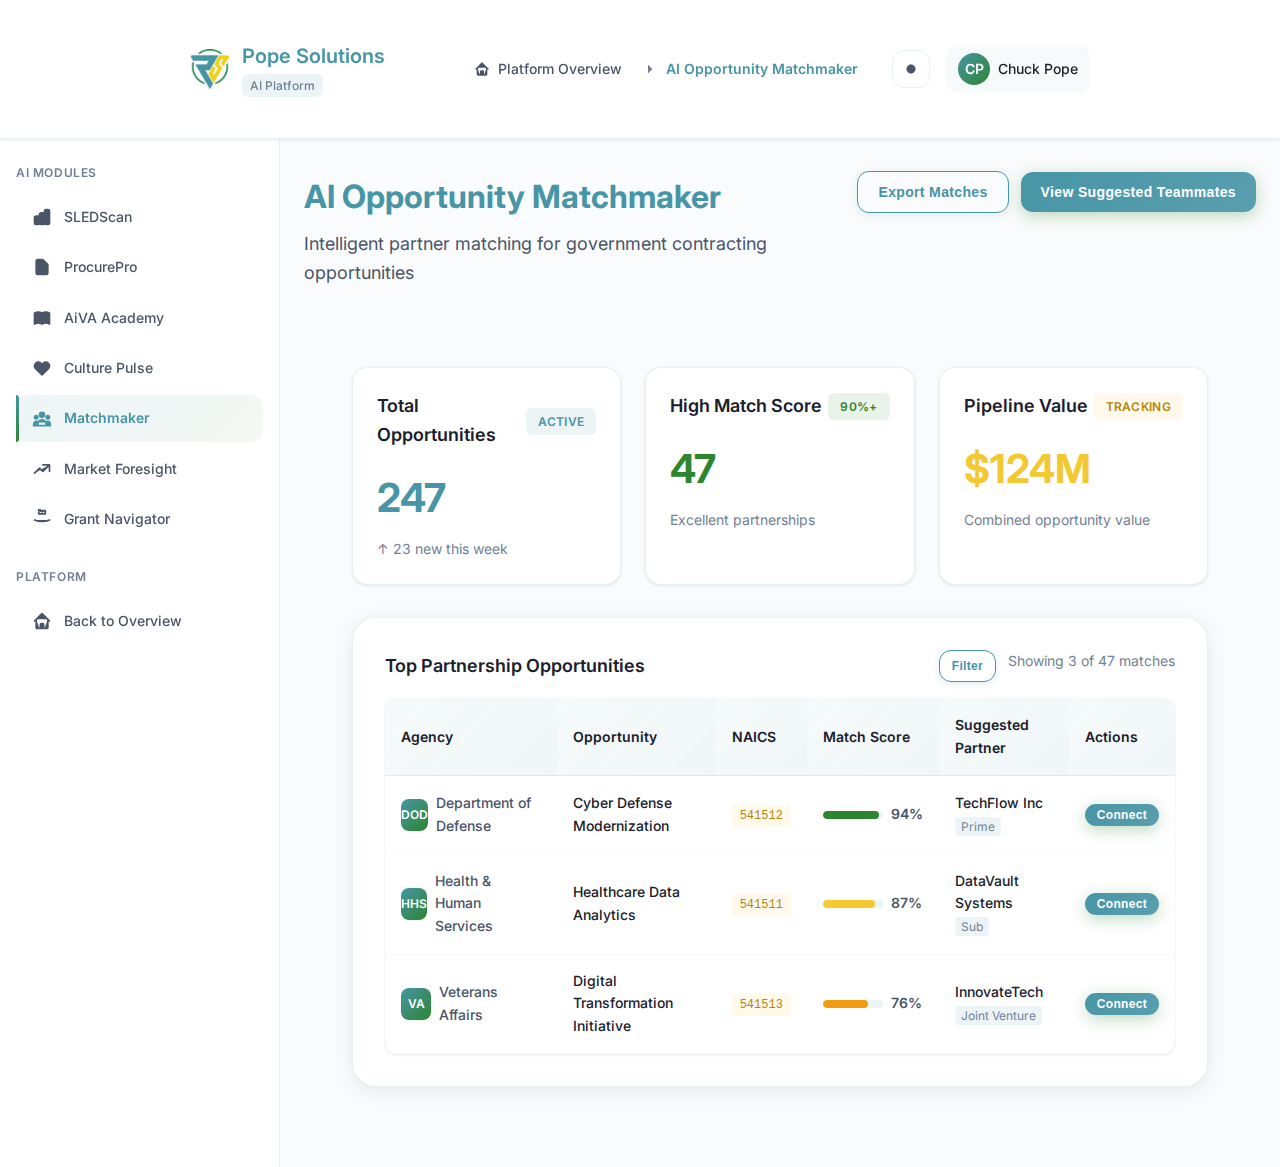
<file: platform/matchmaker.html>
<!DOCTYPE html>
<html lang="en">
<head>
    <meta charset="UTF-8">
    <meta name="viewport" content="width=device-width, initial-scale=1.0">
    <title>AI Opportunity Matchmaker | Pope Solutions AI Platform</title>
    <link href="https://fonts.googleapis.com/css2?family=Inter:wght@300;400;500;600;700&family=Source+Sans+Pro:wght@300;400;500;600;700&display=swap" rel="stylesheet">
    <link rel="stylesheet" href="../styles/main.css">
</head>
<body>
    <!-- Dashboard Header -->
    <header class="dashboard-header">
        <div class="header-container">
            <div class="header-brand">
                <img src="../assets/pope-logo.jpg" alt="Pope Solutions" class="header-logo">
                <div class="brand-info">
                    <h1>Pope Solutions</h1>
                    <span class="platform-tag">AI Platform</span>
                </div>
            </div>
            <nav class="breadcrumb">
                <a href="../index.html" class="breadcrumb-item">
                    <svg width="16" height="16" fill="none" stroke="currentColor" viewBox="0 0 24 24">
                        <path stroke-linecap="round" stroke-linejoin="round" stroke-width="2" d="M3 12l2-2m0 0l7-7 7 7M5 10v10a1 1 0 001 1h3m10-11l2 2m-2-2v10a1 1 0 01-1 1h-3m-6 0a1 1 0 001-1v-4a1 1 0 011-1h2a1 1 0 011 1v4a1 1 0 001 1m-6 0h6"></path>
                    </svg>
                    Platform Overview
                </a>
                <span class="breadcrumb-separator">
                    <svg width="16" height="16" fill="none" stroke="currentColor" viewBox="0 0 24 24">
                        <polyline points="9,18 15,12 9,6"></polyline>
                    </svg>
                </span>
                <span class="breadcrumb-current">AI Opportunity Matchmaker</span>
            </nav>
            <div class="header-actions">
                <button class="btn-header">
                    <svg width="20" height="20" fill="none" stroke="currentColor" viewBox="0 0 24 24">
                        <circle cx="12" cy="12" r="5"></circle>
                    </svg>
                </button>
                <div class="user-menu">
                    <div class="user-avatar">CP</div>
                    <span class="user-name">Chuck Pope</span>
                </div>
            </div>
        </div>
    </header>

    <!-- Dashboard Layout -->
    <div class="dashboard-layout">
        <!-- Sidebar Navigation -->
        <aside class="dashboard-sidebar">
            <nav class="sidebar-nav">
                <div class="nav-section">
                    <h4 class="nav-section-title">AI Modules</h4>
                    <ul class="nav-list">
                        <li><a href="sledscan.html" class="nav-item" data-page="sledscan">
                            <svg width="20" height="20" fill="none" stroke="currentColor" viewBox="0 0 24 24">
                                <path stroke-linecap="round" stroke-linejoin="round" stroke-width="2" d="M9 19v-6a2 2 0 00-2-2H5a2 2 0 00-2 2v6a2 2 0 002 2h2a2 2 0 002-2zm0 0V9a2 2 0 012-2h2a2 2 0 012 2v10m-6 0a2 2 0 002 2h2a2 2 0 002-2m0 0V5a2 2 0 012-2h2a2 2 0 012 2v14a2 2 0 01-2 2h-2a2 2 0 01-2-2z"></path>
                            </svg>SLEDScan</a></li>
                        <li><a href="procurepro.html" class="nav-item" data-page="procurepro">
                            <svg width="20" height="20" fill="none" stroke="currentColor" viewBox="0 0 24 24">
                                <path stroke-linecap="round" stroke-linejoin="round" stroke-width="2" d="M9 12h6m-6 4h6m2 5H7a2 2 0 01-2-2V5a2 2 0 012-2h5.586a1 1 0 01.707.293l5.414 5.414a1 1 0 01.293.707V19a2 2 0 01-2 2z"></path>
                            </svg>ProcurePro</a></li>
                        <li><a href="aiva.html" class="nav-item" data-page="aiva">
                            <svg width="20" height="20" fill="none" stroke="currentColor" viewBox="0 0 24 24">
                                <path stroke-linecap="round" stroke-linejoin="round" stroke-width="2" d="M12 6.253v13m0-13C10.832 5.477 9.246 5 7.5 5S4.168 5.477 3 6.253v13C4.168 18.477 5.754 18 7.5 18s3.332.477 4.5 1.253m0-13C13.168 5.477 14.754 5 16.5 5c1.747 0 3.332.477 4.5 1.253v13C19.832 18.477 18.247 18 16.5 18c-1.746 0-3.332.477-4.5 1.253"></path>
                            </svg>AiVA Academy</a></li>
                        <li><a href="culturepulse.html" class="nav-item" data-page="culturepulse">
                            <svg width="20" height="20" fill="none" stroke="currentColor" viewBox="0 0 24 24">
                                <path stroke-linecap="round" stroke-linejoin="round" stroke-width="2" d="M4.318 6.318a4.5 4.5 0 000 6.364L12 20.364l7.682-7.682a4.5 4.5 0 00-6.364-6.364L12 7.636l-1.318-1.318a4.5 4.5 0 00-6.364 0z"></path>
                            </svg>Culture Pulse</a></li>
                        <li><a href="matchmaker.html" class="nav-item active" data-page="matchmaker">
                            <svg width="20" height="20" fill="none" stroke="currentColor" viewBox="0 0 24 24">
                                <path stroke-linecap="round" stroke-linejoin="round" stroke-width="2" d="M17 20h5v-2a3 3 0 00-5.356-1.857M17 20H7m10 0v-2c0-.656-.126-1.283-.356-1.857M7 20H2v-2a3 3 0 015.356-1.857M7 20v-2c0-.656.126-1.283.356-1.857m0 0a5.002 5.002 0 019.288 0M15 7a3 3 0 11-6 0 3 3 0 016 0zm6 3a2 2 0 11-4 0 2 2 0 014 0zM7 10a2 2 0 11-4 0 2 2 0 014 0z"></path>
                            </svg>Matchmaker</a></li>
                        <li><a href="foresight.html" class="nav-item" data-page="foresight">
                            <svg width="20" height="20" fill="none" stroke="currentColor" viewBox="0 0 24 24">
                                <path stroke-linecap="round" stroke-linejoin="round" stroke-width="2" d="M13 7h8m0 0v8m0-8l-8 8-4-4-6 6"></path>
                            </svg>Market Foresight</a></li>
                        <li><a href="navigator.html" class="nav-item" data-page="navigator">
                            <svg width="20" height="20" fill="none" stroke="currentColor" viewBox="0 0 24 24">
                                <path stroke-linecap="round" stroke-linejoin="round" stroke-width="2" d="M21 13.255A23.931 23.931 0 0112 15c-3.183 0-6.22-.62-9-1.745M16 6V4a2 2 0 00-2-2h-4a2 2 0 00-2-2v2m8 0H8m8 0v2a2 2 0 01-2 2H10a2 2 0 01-2-2V6"></path>
                            </svg>Grant Navigator</a></li>
                    </ul>
                </div>
                <div class="nav-section">
                    <h4 class="nav-section-title">Platform</h4>
                    <ul class="nav-list">
                        <li><a href="../index.html" class="nav-item">
                            <svg width="20" height="20" fill="none" stroke="currentColor" viewBox="0 0 24 24">
                                <path stroke-linecap="round" stroke-linejoin="round" stroke-width="2" d="M3 12l2-2m0 0l7-7 7 7M5 10v10a1 1 0 001 1h3m10-11l2 2m-2-2v10a1 1 0 01-1 1h-3m-6 0a1 1 0 001-1v-4a1 1 0 011-1h2a1 1 0 011 1v4a1 1 0 001 1m-6 0h6"></path>
                            </svg>Back to Overview</a></li>
                    </ul>
                </div>
            </nav>
        </aside>

        <!-- Main Content -->
        <main class="dashboard-main">
            <div class="page-header">
                <div class="page-title">
                    <h1>AI Opportunity Matchmaker</h1>
                    <p class="page-subtitle">Intelligent partner matching for government contracting opportunities</p>
                </div>
                <div class="page-actions">
                    <button class="btn-secondary">Export Matches</button>
                    <button class="btn-primary">View Suggested Teammates</button>
                </div>
            </div>

            <div class="dashboard-content">
                <!-- Stats Overview -->
                <div class="dashboard-grid-3">
                    <div class="widget-card">
                        <div class="widget-header">
                            <h3 class="widget-title">Total Opportunities</h3>
                            <span class="status-badge info">Active</span>
                        </div>
                        <div style="font-size: 2.5rem; font-weight: 700; color: var(--pope-teal); margin-bottom: 0.5rem;">247</div>
                        <div style="color: var(--text-muted); font-size: 0.875rem;">↑ 23 new this week</div>
                    </div>
                    
                    <div class="widget-card">
                        <div class="widget-header">
                            <h3 class="widget-title">High Match Score</h3>
                            <span class="status-badge success">90%+</span>
                        </div>
                        <div style="font-size: 2.5rem; font-weight: 700; color: var(--pope-green); margin-bottom: 0.5rem;">47</div>
                        <div style="color: var(--text-muted); font-size: 0.875rem;">Excellent partnerships</div>
                    </div>
                    
                    <div class="widget-card">
                        <div class="widget-header">
                            <h3 class="widget-title">Pipeline Value</h3>
                            <span class="status-badge warning">Tracking</span>
                        </div>
                        <div style="font-size: 2.5rem; font-weight: 700; color: var(--pope-gold); margin-bottom: 0.5rem;">$124M</div>
                        <div style="color: var(--text-muted); font-size: 0.875rem;">Combined opportunity value</div>
                    </div>
                </div>

                <!-- Opportunities Table -->
                <div class="module-dashboard">
                    <div class="widget-header">
                        <h3 class="widget-title">Top Partnership Opportunities</h3>
                        <div style="display: flex; gap: var(--space-3);">
                            <button class="btn-secondary" style="padding: var(--space-2) var(--space-3); font-size: 0.75rem;">Filter</button>
                            <span style="font-size: 0.875rem; color: var(--text-muted);">Showing 3 of 47 matches</span>
                        </div>
                    </div>
                    <table class="data-table">
                        <thead>
                            <tr>
                                <th>Agency</th>
                                <th>Opportunity</th>
                                <th>NAICS</th>
                                <th>Match Score</th>
                                <th>Suggested Partner</th>
                                <th>Actions</th>
                            </tr>
                        </thead>
                        <tbody>
                            <tr>
                                <td>
                                    <div style="display: flex; align-items: center; gap: var(--space-2);">
                                        <div style="width: 32px; height: 32px; background: linear-gradient(135deg, var(--pope-teal), var(--pope-green)); color: white; border-radius: 8px; display: flex; align-items: center; justify-content: center; font-size: 0.75rem; font-weight: 600;">DOD</div>
                                        <span style="font-weight: 500;">Department of Defense</span>
                                    </div>
                                </td>
                                <td style="font-weight: 500; color: var(--text-primary);">Cyber Defense Modernization</td>
                                <td><span style="background: rgba(243, 200, 51, 0.1); color: #B8860B; padding: 4px 8px; border-radius: 4px; font-family: monospace; font-size: 0.75rem;">541512</span></td>
                                <td>
                                    <div style="display: flex; align-items: center; gap: var(--space-2);">
                                        <div style="width: 60px; height: 8px; background: rgba(71, 149, 166, 0.1); border-radius: 4px; overflow: hidden;">
                                            <div style="width: 94%; height: 100%; background: var(--pope-green); border-radius: 4px;"></div>
                                        </div>
                                        <span style="font-weight: 600; font-size: 0.875rem;">94%</span>
                                    </div>
                                </td>
                                <td>
                                    <div>
                                        <div style="font-weight: 500; color: var(--text-primary);">TechFlow Inc</div>
                                        <span style="font-size: 0.75rem; color: var(--text-muted); background: rgba(71, 149, 166, 0.1); padding: 2px 6px; border-radius: 4px;">Prime</span>
                                    </div>
                                </td>
                                <td>
                                    <button class="btn-primary" style="padding: var(--space-1) var(--space-3); font-size: 0.75rem;">Connect</button>
                                </td>
                            </tr>
                            <tr>
                                <td>
                                    <div style="display: flex; align-items: center; gap: var(--space-2);">
                                        <div style="width: 32px; height: 32px; background: linear-gradient(135deg, var(--pope-teal), var(--pope-green)); color: white; border-radius: 8px; display: flex; align-items: center; justify-content: center; font-size: 0.75rem; font-weight: 600;">HHS</div>
                                        <span style="font-weight: 500;">Health & Human Services</span>
                                    </div>
                                </td>
                                <td style="font-weight: 500; color: var(--text-primary);">Healthcare Data Analytics</td>
                                <td><span style="background: rgba(243, 200, 51, 0.1); color: #B8860B; padding: 4px 8px; border-radius: 4px; font-family: monospace; font-size: 0.75rem;">541511</span></td>
                                <td>
                                    <div style="display: flex; align-items: center; gap: var(--space-2);">
                                        <div style="width: 60px; height: 8px; background: rgba(71, 149, 166, 0.1); border-radius: 4px; overflow: hidden;">
                                            <div style="width: 87%; height: 100%; background: var(--pope-gold); border-radius: 4px;"></div>
                                        </div>
                                        <span style="font-weight: 600; font-size: 0.875rem;">87%</span>
                                    </div>
                                </td>
                                <td>
                                    <div>
                                        <div style="font-weight: 500; color: var(--text-primary);">DataVault Systems</div>
                                        <span style="font-size: 0.75rem; color: var(--text-muted); background: rgba(71, 149, 166, 0.1); padding: 2px 6px; border-radius: 4px;">Sub</span>
                                    </div>
                                </td>
                                <td>
                                    <button class="btn-primary" style="padding: var(--space-1) var(--space-3); font-size: 0.75rem;">Connect</button>
                                </td>
                            </tr>
                            <tr>
                                <td>
                                    <div style="display: flex; align-items: center; gap: var(--space-2);">
                                        <div style="width: 32px; height: 32px; background: linear-gradient(135deg, var(--pope-teal), var(--pope-green)); color: white; border-radius: 8px; display: flex; align-items: center; justify-content: center; font-size: 0.75rem; font-weight: 600;">VA</div>
                                        <span style="font-weight: 500;">Veterans Affairs</span>
                                    </div>
                                </td>
                                <td style="font-weight: 500; color: var(--text-primary);">Digital Transformation Initiative</td>
                                <td><span style="background: rgba(243, 200, 51, 0.1); color: #B8860B; padding: 4px 8px; border-radius: 4px; font-family: monospace; font-size: 0.75rem;">541513</span></td>
                                <td>
                                    <div style="display: flex; align-items: center; gap: var(--space-2);">
                                        <div style="width: 60px; height: 8px; background: rgba(71, 149, 166, 0.1); border-radius: 4px; overflow: hidden;">
                                            <div style="width: 76%; height: 100%; background: #f39c12; border-radius: 4px;"></div>
                                        </div>
                                        <span style="font-weight: 600; font-size: 0.875rem;">76%</span>
                                    </div>
                                </td>
                                <td>
                                    <div>
                                        <div style="font-weight: 500; color: var(--text-primary);">InnovateTech</div>
                                        <span style="font-size: 0.75rem; color: var(--text-muted); background: rgba(71, 149, 166, 0.1); padding: 2px 6px; border-radius: 4px;">Joint Venture</span>
                                    </div>
                                </td>
                                <td>
                                    <button class="btn-primary" style="padding: var(--space-1) var(--space-3); font-size: 0.75rem;">Connect</button>
                                </td>
                            </tr>
                        </tbody>
                    </table>
                </div>
            </div>
        </main>
    </div>
</body>
</html>
</file>
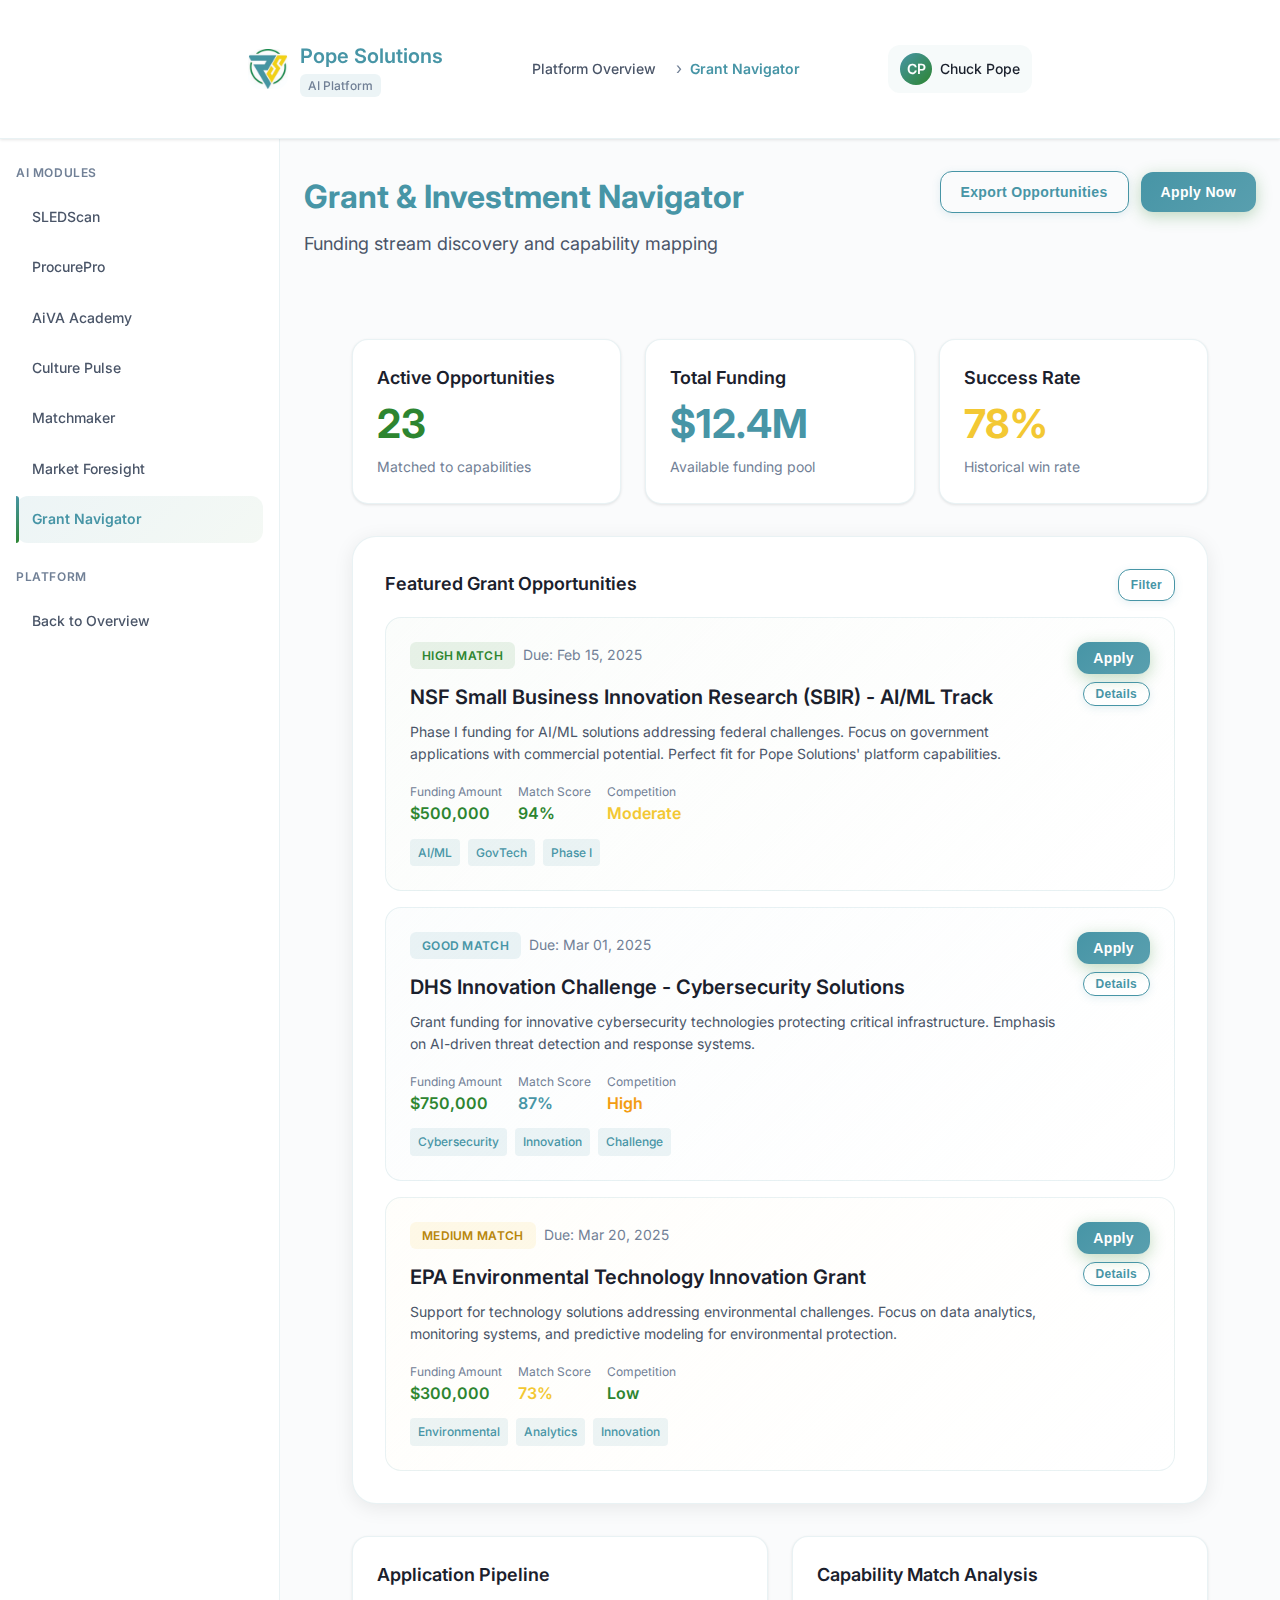
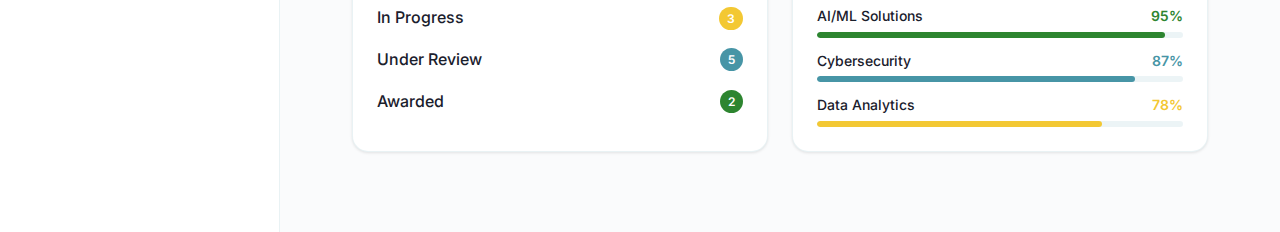
<file: platform/navigator.html>
<!DOCTYPE html>
<html lang="en">
<head>
    <meta charset="UTF-8">
    <meta name="viewport" content="width=device-width, initial-scale=1.0">
    <title>Grant Navigator | Pope Solutions AI Platform</title>
    <link href="https://fonts.googleapis.com/css2?family=Inter:wght@300;400;500;600;700&family=Source+Sans+Pro:wght@300;400;500;600;700&display=swap" rel="stylesheet">
    <link rel="stylesheet" href="../styles/main.css">
</head>
<body>
    <header class="dashboard-header">
        <div class="header-container">
            <div class="header-brand">
                <img src="../assets/pope-logo.jpg" alt="Pope Solutions" class="header-logo">
                <div class="brand-info">
                    <h1>Pope Solutions</h1>
                    <span class="platform-tag">AI Platform</span>
                </div>
            </div>
            <nav class="breadcrumb">
                <a href="../index.html" class="breadcrumb-item">Platform Overview</a>
                <span class="breadcrumb-separator">›</span>
                <span class="breadcrumb-current">Grant Navigator</span>
            </nav>
            <div class="header-actions">
                <div class="user-menu">
                    <div class="user-avatar">CP</div>
                    <span class="user-name">Chuck Pope</span>
                </div>
            </div>
        </div>
    </header>

    <div class="dashboard-layout">
        <aside class="dashboard-sidebar">
            <nav class="sidebar-nav">
                <div class="nav-section">
                    <h4 class="nav-section-title">AI Modules</h4>
                    <ul class="nav-list">
                        <li><a href="sledscan.html" class="nav-item">SLEDScan</a></li>
                        <li><a href="procurepro.html" class="nav-item">ProcurePro</a></li>
                        <li><a href="aiva.html" class="nav-item">AiVA Academy</a></li>
                        <li><a href="culturepulse.html" class="nav-item">Culture Pulse</a></li>
                        <li><a href="matchmaker.html" class="nav-item">Matchmaker</a></li>
                        <li><a href="foresight.html" class="nav-item">Market Foresight</a></li>
                        <li><a href="navigator.html" class="nav-item active">Grant Navigator</a></li>
                    </ul>
                </div>
                <div class="nav-section">
                    <h4 class="nav-section-title">Platform</h4>
                    <ul class="nav-list">
                        <li><a href="../index.html" class="nav-item">Back to Overview</a></li>
                    </ul>
                </div>
            </nav>
        </aside>

        <main class="dashboard-main">
            <div class="page-header">
                <div class="page-title">
                    <h1>Grant & Investment Navigator</h1>
                    <p class="page-subtitle">Funding stream discovery and capability mapping</p>
                </div>
                <div class="page-actions">
                    <button class="btn-secondary">Export Opportunities</button>
                    <button class="btn-primary">Apply Now</button>
                </div>
            </div>

            <div class="dashboard-content">
                <div class="dashboard-grid-3">
                    <div class="widget-card">
                        <h3 class="widget-title">Active Opportunities</h3>
                        <div style="font-size: 2.5rem; font-weight: 700; color: var(--pope-green);">23</div>
                        <div style="color: var(--text-muted); font-size: 0.875rem;">Matched to capabilities</div>
                    </div>
                    <div class="widget-card">
                        <h3 class="widget-title">Total Funding</h3>
                        <div style="font-size: 2.5rem; font-weight: 700; color: var(--pope-teal);">$12.4M</div>
                        <div style="color: var(--text-muted); font-size: 0.875rem;">Available funding pool</div>
                    </div>
                    <div class="widget-card">
                        <h3 class="widget-title">Success Rate</h3>
                        <div style="font-size: 2.5rem; font-weight: 700; color: var(--pope-gold);">78%</div>
                        <div style="color: var(--text-muted); font-size: 0.875rem;">Historical win rate</div>
                    </div>
                </div>

                <div class="module-dashboard">
                    <div class="widget-header">
                        <h3 class="widget-title">Featured Grant Opportunities</h3>
                        <div style="display: flex; gap: var(--space-3);">
                            <button class="btn-secondary" style="padding: var(--space-2) var(--space-3); font-size: 0.75rem;">Filter</button>
                        </div>
                    </div>
                    <div style="display: grid; gap: var(--space-4);">
                        <!-- Grant 1 -->
                        <div style="display: grid; grid-template-columns: 1fr auto; gap: var(--space-4); padding: var(--space-6); border: 1px solid var(--border-color); border-radius: var(--radius-xl); background: linear-gradient(135deg, rgba(45, 133, 48, 0.02), rgba(255, 255, 255, 1));">
                            <div>
                                <div style="display: flex; align-items: center; gap: var(--space-2); margin-bottom: var(--space-3);">
                                    <span class="status-badge success">High Match</span>
                                    <span style="font-size: 0.875rem; color: var(--text-muted);">Due: Feb 15, 2025</span>
                                </div>
                                <h4 style="font-size: 1.25rem; font-weight: 600; color: var(--text-primary); margin-bottom: var(--space-2);">
                                    NSF Small Business Innovation Research (SBIR) - AI/ML Track
                                </h4>
                                <p style="font-size: 0.875rem; color: var(--text-secondary); margin-bottom: var(--space-4); line-height: 1.6;">
                                    Phase I funding for AI/ML solutions addressing federal challenges. Focus on government applications with commercial potential. Perfect fit for Pope Solutions' platform capabilities.
                                </p>
                                <div style="display: flex; align-items: center; gap: var(--space-4); margin-bottom: var(--space-3);">
                                    <div>
                                        <span style="font-size: 0.75rem; color: var(--text-muted); display: block;">Funding Amount</span>
                                        <span style="font-weight: 600; color: var(--pope-green);">$500,000</span>
                                    </div>
                                    <div>
                                        <span style="font-size: 0.75rem; color: var(--text-muted); display: block;">Match Score</span>
                                        <span style="font-weight: 600; color: var(--pope-green);">94%</span>
                                    </div>
                                    <div>
                                        <span style="font-size: 0.75rem; color: var(--text-muted); display: block;">Competition</span>
                                        <span style="font-weight: 600; color: var(--pope-gold);">Moderate</span>
                                    </div>
                                </div>
                                <div style="display: flex; gap: var(--space-2);">
                                    <span style="background: rgba(71, 149, 166, 0.1); color: var(--pope-teal); padding: 4px 8px; border-radius: 4px; font-size: 0.75rem; font-weight: 500;">AI/ML</span>
                                    <span style="background: rgba(71, 149, 166, 0.1); color: var(--pope-teal); padding: 4px 8px; border-radius: 4px; font-size: 0.75rem; font-weight: 500;">GovTech</span>
                                    <span style="background: rgba(71, 149, 166, 0.1); color: var(--pope-teal); padding: 4px 8px; border-radius: 4px; font-size: 0.75rem; font-weight: 500;">Phase I</span>
                                </div>
                            </div>
                            <div style="display: flex; flex-direction: column; gap: var(--space-2); align-items: flex-end;">
                                <button class="btn-primary" style="padding: var(--space-2) var(--space-4);">Apply</button>
                                <button class="btn-secondary" style="padding: var(--space-1) var(--space-3); font-size: 0.75rem;">Details</button>
                            </div>
                        </div>

                        <!-- Grant 2 -->
                        <div style="display: grid; grid-template-columns: 1fr auto; gap: var(--space-4); padding: var(--space-6); border: 1px solid var(--border-color); border-radius: var(--radius-xl); background: linear-gradient(135deg, rgba(71, 149, 166, 0.02), rgba(255, 255, 255, 1));">
                            <div>
                                <div style="display: flex; align-items: center; gap: var(--space-2); margin-bottom: var(--space-3);">
                                    <span class="status-badge info">Good Match</span>
                                    <span style="font-size: 0.875rem; color: var(--text-muted);">Due: Mar 01, 2025</span>
                                </div>
                                <h4 style="font-size: 1.25rem; font-weight: 600; color: var(--text-primary); margin-bottom: var(--space-2);">
                                    DHS Innovation Challenge - Cybersecurity Solutions
                                </h4>
                                <p style="font-size: 0.875rem; color: var(--text-secondary); margin-bottom: var(--space-4); line-height: 1.6;">
                                    Grant funding for innovative cybersecurity technologies protecting critical infrastructure. Emphasis on AI-driven threat detection and response systems.
                                </p>
                                <div style="display: flex; align-items: center; gap: var(--space-4); margin-bottom: var(--space-3);">
                                    <div>
                                        <span style="font-size: 0.75rem; color: var(--text-muted); display: block;">Funding Amount</span>
                                        <span style="font-weight: 600; color: var(--pope-green);">$750,000</span>
                                    </div>
                                    <div>
                                        <span style="font-size: 0.75rem; color: var(--text-muted); display: block;">Match Score</span>
                                        <span style="font-weight: 600; color: var(--pope-teal);">87%</span>
                                    </div>
                                    <div>
                                        <span style="font-size: 0.75rem; color: var(--text-muted); display: block;">Competition</span>
                                        <span style="font-weight: 600; color: #f39c12;">High</span>
                                    </div>
                                </div>
                                <div style="display: flex; gap: var(--space-2);">
                                    <span style="background: rgba(71, 149, 166, 0.1); color: var(--pope-teal); padding: 4px 8px; border-radius: 4px; font-size: 0.75rem; font-weight: 500;">Cybersecurity</span>
                                    <span style="background: rgba(71, 149, 166, 0.1); color: var(--pope-teal); padding: 4px 8px; border-radius: 4px; font-size: 0.75rem; font-weight: 500;">Innovation</span>
                                    <span style="background: rgba(71, 149, 166, 0.1); color: var(--pope-teal); padding: 4px 8px; border-radius: 4px; font-size: 0.75rem; font-weight: 500;">Challenge</span>
                                </div>
                            </div>
                            <div style="display: flex; flex-direction: column; gap: var(--space-2); align-items: flex-end;">
                                <button class="btn-primary" style="padding: var(--space-2) var(--space-4);">Apply</button>
                                <button class="btn-secondary" style="padding: var(--space-1) var(--space-3); font-size: 0.75rem;">Details</button>
                            </div>
                        </div>

                        <!-- Grant 3 -->
                        <div style="display: grid; grid-template-columns: 1fr auto; gap: var(--space-4); padding: var(--space-6); border: 1px solid var(--border-color); border-radius: var(--radius-xl); background: linear-gradient(135deg, rgba(243, 200, 51, 0.02), rgba(255, 255, 255, 1));">
                            <div>
                                <div style="display: flex; align-items: center; gap: var(--space-2); margin-bottom: var(--space-3);">
                                    <span class="status-badge warning">Medium Match</span>
                                    <span style="font-size: 0.875rem; color: var(--text-muted);">Due: Mar 20, 2025</span>
                                </div>
                                <h4 style="font-size: 1.25rem; font-weight: 600; color: var(--text-primary); margin-bottom: var(--space-2);">
                                    EPA Environmental Technology Innovation Grant
                                </h4>
                                <p style="font-size: 0.875rem; color: var(--text-secondary); margin-bottom: var(--space-4); line-height: 1.6;">
                                    Support for technology solutions addressing environmental challenges. Focus on data analytics, monitoring systems, and predictive modeling for environmental protection.
                                </p>
                                <div style="display: flex; align-items: center; gap: var(--space-4); margin-bottom: var(--space-3);">
                                    <div>
                                        <span style="font-size: 0.75rem; color: var(--text-muted); display: block;">Funding Amount</span>
                                        <span style="font-weight: 600; color: var(--pope-green);">$300,000</span>
                                    </div>
                                    <div>
                                        <span style="font-size: 0.75rem; color: var(--text-muted); display: block;">Match Score</span>
                                        <span style="font-weight: 600; color: var(--pope-gold);">73%</span>
                                    </div>
                                    <div>
                                        <span style="font-size: 0.75rem; color: var(--text-muted); display: block;">Competition</span>
                                        <span style="font-weight: 600; color: var(--pope-green);">Low</span>
                                    </div>
                                </div>
                                <div style="display: flex; gap: var(--space-2);">
                                    <span style="background: rgba(71, 149, 166, 0.1); color: var(--pope-teal); padding: 4px 8px; border-radius: 4px; font-size: 0.75rem; font-weight: 500;">Environmental</span>
                                    <span style="background: rgba(71, 149, 166, 0.1); color: var(--pope-teal); padding: 4px 8px; border-radius: 4px; font-size: 0.75rem; font-weight: 500;">Analytics</span>
                                    <span style="background: rgba(71, 149, 166, 0.1); color: var(--pope-teal); padding: 4px 8px; border-radius: 4px; font-size: 0.75rem; font-weight: 500;">Innovation</span>
                                </div>
                            </div>
                            <div style="display: flex; flex-direction: column; gap: var(--space-2); align-items: flex-end;">
                                <button class="btn-primary" style="padding: var(--space-2) var(--space-4);">Apply</button>
                                <button class="btn-secondary" style="padding: var(--space-1) var(--space-3); font-size: 0.75rem;">Details</button>
                            </div>
                        </div>
                    </div>
                </div>

                <!-- Application Timeline -->
                <div class="dashboard-grid-2">
                    <div class="widget-card">
                        <h3 class="widget-title">Application Pipeline</h3>
                        <div style="display: flex; flex-direction: column; gap: var(--space-4); margin-top: var(--space-4);">
                            <div style="display: flex; align-items: center; justify-content: space-between;">
                                <span style="font-weight: 500;">In Progress</span>
                                <span style="background: var(--pope-gold); color: white; padding: 2px 8px; border-radius: 12px; font-size: 0.75rem; font-weight: 600;">3</span>
                            </div>
                            <div style="display: flex; align-items: center; justify-content: space-between;">
                                <span style="font-weight: 500;">Under Review</span>
                                <span style="background: var(--pope-teal); color: white; padding: 2px 8px; border-radius: 12px; font-size: 0.75rem; font-weight: 600;">5</span>
                            </div>
                            <div style="display: flex; align-items: center; justify-content: space-between;">
                                <span style="font-weight: 500;">Awarded</span>
                                <span style="background: var(--pope-green); color: white; padding: 2px 8px; border-radius: 12px; font-size: 0.75rem; font-weight: 600;">2</span>
                            </div>
                        </div>
                    </div>
                    
                    <div class="widget-card">
                        <h3 class="widget-title">Capability Match Analysis</h3>
                        <div style="display: flex; flex-direction: column; gap: var(--space-3); margin-top: var(--space-4);">
                            <div>
                                <div style="display: flex; justify-content: space-between; margin-bottom: var(--space-1);">
                                    <span style="font-size: 0.875rem; font-weight: 500;">AI/ML Solutions</span>
                                    <span style="font-size: 0.875rem; color: var(--pope-green); font-weight: 600;">95%</span>
                                </div>
                                <div style="width: 100%; height: 6px; background: rgba(71, 149, 166, 0.1); border-radius: 3px; overflow: hidden;">
                                    <div style="width: 95%; height: 100%; background: var(--pope-green); border-radius: 3px;"></div>
                                </div>
                            </div>
                            <div>
                                <div style="display: flex; justify-content: space-between; margin-bottom: var(--space-1);">
                                    <span style="font-size: 0.875rem; font-weight: 500;">Cybersecurity</span>
                                    <span style="font-size: 0.875rem; color: var(--pope-teal); font-weight: 600;">87%</span>
                                </div>
                                <div style="width: 100%; height: 6px; background: rgba(71, 149, 166, 0.1); border-radius: 3px; overflow: hidden;">
                                    <div style="width: 87%; height: 100%; background: var(--pope-teal); border-radius: 3px;"></div>
                                </div>
                            </div>
                            <div>
                                <div style="display: flex; justify-content: space-between; margin-bottom: var(--space-1);">
                                    <span style="font-size: 0.875rem; font-weight: 500;">Data Analytics</span>
                                    <span style="font-size: 0.875rem; color: var(--pope-gold); font-weight: 600;">78%</span>
                                </div>
                                <div style="width: 100%; height: 6px; background: rgba(71, 149, 166, 0.1); border-radius: 3px; overflow: hidden;">
                                    <div style="width: 78%; height: 100%; background: var(--pope-gold); border-radius: 3px;"></div>
                                </div>
                            </div>
                        </div>
                    </div>
                </div>
            </div>
        </main>
    </div>
</body>
</html>
</file>
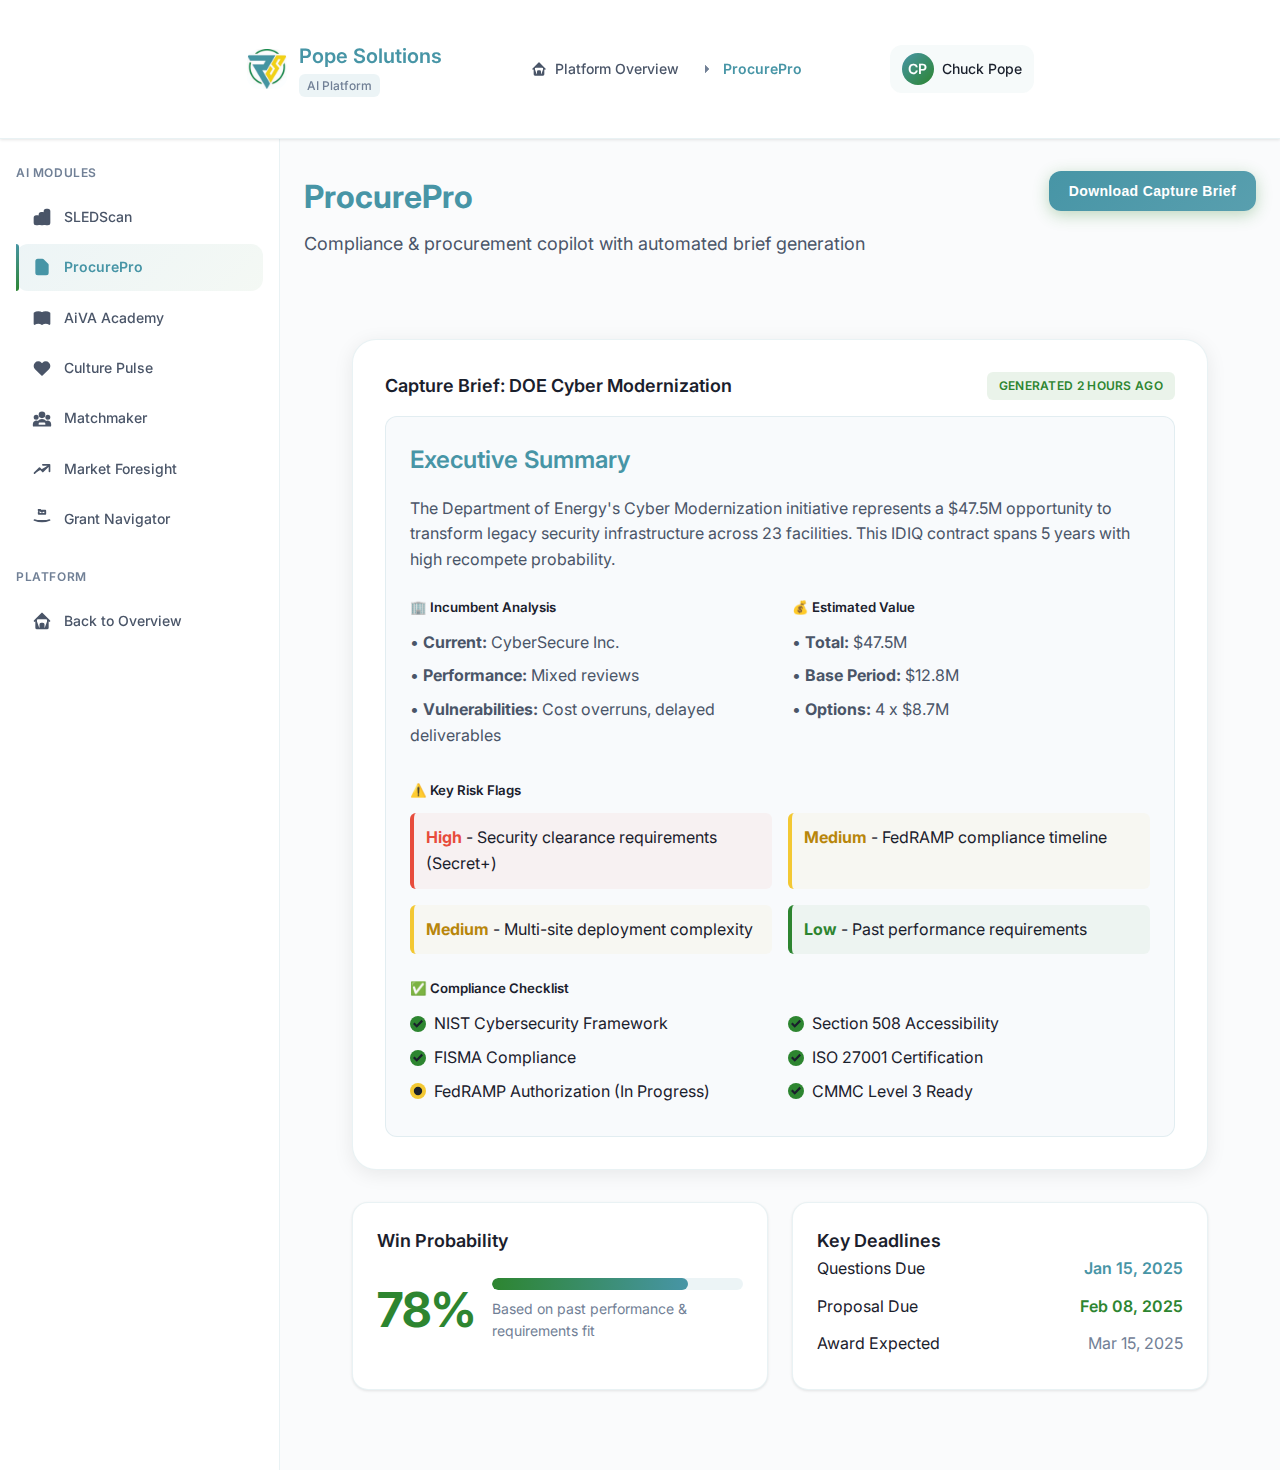
<file: platform/procurepro.html>
<!DOCTYPE html>
<html lang="en">
<head>
    <meta charset="UTF-8">
    <meta name="viewport" content="width=device-width, initial-scale=1.0">
    <title>ProcurePro | Pope Solutions AI Platform</title>
    <link href="https://fonts.googleapis.com/css2?family=Inter:wght@300;400;500;600;700&family=Source+Sans+Pro:wght@300;400;500;600;700&display=swap" rel="stylesheet">
    <link rel="stylesheet" href="../styles/main.css">
</head>
<body>
    <header class="dashboard-header">
        <div class="header-container">
            <div class="header-brand">
                <img src="../assets/pope-logo.jpg" alt="Pope Solutions" class="header-logo">
                <div class="brand-info">
                    <h1>Pope Solutions</h1>
                    <span class="platform-tag">AI Platform</span>
                </div>
            </div>
            <nav class="breadcrumb">
                <a href="../index.html" class="breadcrumb-item">
                    <svg width="16" height="16" fill="none" stroke="currentColor" viewBox="0 0 24 24">
                        <path stroke-linecap="round" stroke-linejoin="round" stroke-width="2" d="M3 12l2-2m0 0l7-7 7 7M5 10v10a1 1 0 001 1h3m10-11l2 2m-2-2v10a1 1 0 01-1 1h-3m-6 0a1 1 0 001-1v-4a1 1 0 011-1h2a1 1 0 011 1v4a1 1 0 001 1m-6 0h6"></path>
                    </svg>
                    Platform Overview
                </a>
                <span class="breadcrumb-separator">
                    <svg width="16" height="16" fill="none" stroke="currentColor" viewBox="0 0 24 24">
                        <polyline points="9,18 15,12 9,6"></polyline>
                    </svg>
                </span>
                <span class="breadcrumb-current">ProcurePro</span>
            </nav>
            <div class="header-actions">
                <div class="user-menu">
                    <div class="user-avatar">CP</div>
                    <span class="user-name">Chuck Pope</span>
                </div>
            </div>
        </div>
    </header>

    <div class="dashboard-layout">
        <aside class="dashboard-sidebar">
            <nav class="sidebar-nav">
                <div class="nav-section">
                    <h4 class="nav-section-title">AI Modules</h4>
                    <ul class="nav-list">
                        <li><a href="sledscan.html" class="nav-item" data-page="sledscan">
                            <svg width="20" height="20" fill="none" stroke="currentColor" viewBox="0 0 24 24">
                                <path stroke-linecap="round" stroke-linejoin="round" stroke-width="2" d="M9 19v-6a2 2 0 00-2-2H5a2 2 0 00-2 2v6a2 2 0 002 2h2a2 2 0 002-2zm0 0V9a2 2 0 012-2h2a2 2 0 012 2v10m-6 0a2 2 0 002 2h2a2 2 0 002-2m0 0V5a2 2 0 012-2h2a2 2 0 012 2v14a2 2 0 01-2 2h-2a2 2 0 01-2-2z"></path>
                            </svg>SLEDScan</a></li>
                        <li><a href="procurepro.html" class="nav-item active" data-page="procurepro">
                            <svg width="20" height="20" fill="none" stroke="currentColor" viewBox="0 0 24 24">
                                <path stroke-linecap="round" stroke-linejoin="round" stroke-width="2" d="M9 12h6m-6 4h6m2 5H7a2 2 0 01-2-2V5a2 2 0 012-2h5.586a1 1 0 01.707.293l5.414 5.414a1 1 0 01.293.707V19a2 2 0 01-2 2z"></path>
                            </svg>ProcurePro</a></li>
                        <li><a href="aiva.html" class="nav-item" data-page="aiva">
                            <svg width="20" height="20" fill="none" stroke="currentColor" viewBox="0 0 24 24">
                                <path stroke-linecap="round" stroke-linejoin="round" stroke-width="2" d="M12 6.253v13m0-13C10.832 5.477 9.246 5 7.5 5S4.168 5.477 3 6.253v13C4.168 18.477 5.754 18 7.5 18s3.332.477 4.5 1.253m0-13C13.168 5.477 14.754 5 16.5 5c1.747 0 3.332.477 4.5 1.253v13C19.832 18.477 18.247 18 16.5 18c-1.746 0-3.332.477-4.5 1.253"></path>
                            </svg>AiVA Academy</a></li>
                        <li><a href="culturepulse.html" class="nav-item" data-page="culturepulse">
                            <svg width="20" height="20" fill="none" stroke="currentColor" viewBox="0 0 24 24">
                                <path stroke-linecap="round" stroke-linejoin="round" stroke-width="2" d="M4.318 6.318a4.5 4.5 0 000 6.364L12 20.364l7.682-7.682a4.5 4.5 0 00-6.364-6.364L12 7.636l-1.318-1.318a4.5 4.5 0 00-6.364 0z"></path>
                            </svg>Culture Pulse</a></li>
                        <li><a href="matchmaker.html" class="nav-item" data-page="matchmaker">
                            <svg width="20" height="20" fill="none" stroke="currentColor" viewBox="0 0 24 24">
                                <path stroke-linecap="round" stroke-linejoin="round" stroke-width="2" d="M17 20h5v-2a3 3 0 00-5.356-1.857M17 20H7m10 0v-2c0-.656-.126-1.283-.356-1.857M7 20H2v-2a3 3 0 015.356-1.857M7 20v-2c0-.656.126-1.283.356-1.857m0 0a5.002 5.002 0 019.288 0M15 7a3 3 0 11-6 0 3 3 0 016 0zm6 3a2 2 0 11-4 0 2 2 0 014 0zM7 10a2 2 0 11-4 0 2 2 0 014 0z"></path>
                            </svg>Matchmaker</a></li>
                        <li><a href="foresight.html" class="nav-item" data-page="foresight">
                            <svg width="20" height="20" fill="none" stroke="currentColor" viewBox="0 0 24 24">
                                <path stroke-linecap="round" stroke-linejoin="round" stroke-width="2" d="M13 7h8m0 0v8m0-8l-8 8-4-4-6 6"></path>
                            </svg>Market Foresight</a></li>
                        <li><a href="navigator.html" class="nav-item" data-page="navigator">
                            <svg width="20" height="20" fill="none" stroke="currentColor" viewBox="0 0 24 24">
                                <path stroke-linecap="round" stroke-linejoin="round" stroke-width="2" d="M21 13.255A23.931 23.931 0 0112 15c-3.183 0-6.22-.62-9-1.745M16 6V4a2 2 0 00-2-2h-4a2 2 0 00-2-2v2m8 0H8m8 0v2a2 2 0 01-2 2H10a2 2 0 01-2-2V6"></path>
                            </svg>Grant Navigator</a></li>
                    </ul>
                </div>
                <div class="nav-section">
                    <h4 class="nav-section-title">Platform</h4>
                    <ul class="nav-list">
                        <li><a href="../index.html" class="nav-item">
                            <svg width="20" height="20" fill="none" stroke="currentColor" viewBox="0 0 24 24">
                                <path stroke-linecap="round" stroke-linejoin="round" stroke-width="2" d="M3 12l2-2m0 0l7-7 7 7M5 10v10a1 1 0 001 1h3m10-11l2 2m-2-2v10a1 1 0 01-1 1h-3m-6 0a1 1 0 001-1v-4a1 1 0 011-1h2a1 1 0 011 1v4a1 1 0 001 1m-6 0h6"></path>
                            </svg>Back to Overview</a></li>
                    </ul>
                </div>
            </nav>
        </aside>

        <main class="dashboard-main">
            <div class="page-header">
                <div class="page-title">
                    <h1>ProcurePro</h1>
                    <p class="page-subtitle">Compliance & procurement copilot with automated brief generation</p>
                </div>
                <div class="page-actions">
                    <button class="btn-primary">Download Capture Brief</button>
                </div>
            </div>

            <div class="dashboard-content">
                <div class="module-dashboard">
                    <div class="widget-header">
                        <h3 class="widget-title">Capture Brief: DOE Cyber Modernization</h3>
                        <span class="status-badge success">Generated 2 hours ago</span>
                    </div>
                    <div style="background: #f8fafc; padding: var(--space-6); border-radius: var(--radius-lg); border: 1px solid var(--border-color);">
                        <div style="margin-bottom: var(--space-6);">
                            <h4 style="color: var(--pope-teal); font-size: 1.5rem; font-weight: 600; margin-bottom: var(--space-4);">Executive Summary</h4>
                            <p style="color: var(--text-secondary); line-height: 1.6; margin-bottom: var(--space-4);">
                                The Department of Energy's Cyber Modernization initiative represents a $47.5M opportunity to transform legacy security infrastructure across 23 facilities. This IDIQ contract spans 5 years with high recompete probability.
                            </p>
                        </div>
                        
                        <div style="display: grid; grid-template-columns: 1fr 1fr; gap: var(--space-6); margin-bottom: var(--space-6);">
                            <div>
                                <h5 style="color: var(--text-primary); font-weight: 600; margin-bottom: var(--space-3);">🏢 Incumbent Analysis</h5>
                                <ul style="list-style: none; padding: 0; color: var(--text-secondary);">
                                    <li style="margin-bottom: var(--space-2);">• <strong>Current:</strong> CyberSecure Inc.</li>
                                    <li style="margin-bottom: var(--space-2);">• <strong>Performance:</strong> Mixed reviews</li>
                                    <li style="margin-bottom: var(--space-2);">• <strong>Vulnerabilities:</strong> Cost overruns, delayed deliverables</li>
                                </ul>
                            </div>
                            <div>
                                <h5 style="color: var(--text-primary); font-weight: 600; margin-bottom: var(--space-3);">💰 Estimated Value</h5>
                                <ul style="list-style: none; padding: 0; color: var(--text-secondary);">
                                    <li style="margin-bottom: var(--space-2);">• <strong>Total:</strong> $47.5M</li>
                                    <li style="margin-bottom: var(--space-2);">• <strong>Base Period:</strong> $12.8M</li>
                                    <li style="margin-bottom: var(--space-2);">• <strong>Options:</strong> 4 x $8.7M</li>
                                </ul>
                            </div>
                        </div>
                        
                        <div style="margin-bottom: var(--space-6);">
                            <h5 style="color: var(--text-primary); font-weight: 600; margin-bottom: var(--space-3);">⚠️ Key Risk Flags</h5>
                            <div style="display: grid; grid-template-columns: 1fr 1fr; gap: var(--space-4);">
                                <div style="padding: var(--space-3); background: rgba(231, 76, 60, 0.05); border-left: 4px solid #e74c3c; border-radius: var(--radius-sm);">
                                    <strong style="color: #e74c3c;">High</strong> - Security clearance requirements (Secret+)
                                </div>
                                <div style="padding: var(--space-3); background: rgba(243, 200, 51, 0.05); border-left: 4px solid var(--pope-gold); border-radius: var(--radius-sm);">
                                    <strong style="color: #B8860B;">Medium</strong> - FedRAMP compliance timeline
                                </div>
                                <div style="padding: var(--space-3); background: rgba(243, 200, 51, 0.05); border-left: 4px solid var(--pope-gold); border-radius: var(--radius-sm);">
                                    <strong style="color: #B8860B;">Medium</strong> - Multi-site deployment complexity
                                </div>
                                <div style="padding: var(--space-3); background: rgba(45, 133, 48, 0.05); border-left: 4px solid var(--pope-green); border-radius: var(--radius-sm);">
                                    <strong style="color: var(--pope-green);">Low</strong> - Past performance requirements
                                </div>
                            </div>
                        </div>
                        
                        <div>
                            <h5 style="color: var(--text-primary); font-weight: 600; margin-bottom: var(--space-3);">✅ Compliance Checklist</h5>
                            <div style="display: grid; grid-template-columns: 1fr 1fr; gap: var(--space-4);">
                                <div>
                                    <div style="display: flex; align-items: center; gap: var(--space-2); margin-bottom: var(--space-2);">
                                        <div style="width: 16px; height: 16px; background: var(--pope-green); border-radius: 50%; display: flex; align-items: center; justify-content: center;">
                                            <svg width="10" height="10" fill="white" viewBox="0 0 24 24">
                                                <path d="M20.285 2l-11.285 11.567-5.286-5.011-3.714 3.716 9 8.728 15-15.285z"/>
                                            </svg>
                                        </div>
                                        <span>NIST Cybersecurity Framework</span>
                                    </div>
                                    <div style="display: flex; align-items: center; gap: var(--space-2); margin-bottom: var(--space-2);">
                                        <div style="width: 16px; height: 16px; background: var(--pope-green); border-radius: 50%; display: flex; align-items: center; justify-content: center;">
                                            <svg width="10" height="10" fill="white" viewBox="0 0 24 24">
                                                <path d="M20.285 2l-11.285 11.567-5.286-5.011-3.714 3.716 9 8.728 15-15.285z"/>
                                            </svg>
                                        </div>
                                        <span>FISMA Compliance</span>
                                    </div>
                                    <div style="display: flex; align-items: center; gap: var(--space-2); margin-bottom: var(--space-2);">
                                        <div style="width: 16px; height: 16px; background: var(--pope-gold); border-radius: 50%; display: flex; align-items: center; justify-content: center;">
                                            <svg width="10" height="10" fill="white" viewBox="0 0 24 24">
                                                <circle cx="12" cy="12" r="10"/>
                                            </svg>
                                        </div>
                                        <span>FedRAMP Authorization (In Progress)</span>
                                    </div>
                                </div>
                                <div>
                                    <div style="display: flex; align-items: center; gap: var(--space-2); margin-bottom: var(--space-2);">
                                        <div style="width: 16px; height: 16px; background: var(--pope-green); border-radius: 50%; display: flex; align-items: center; justify-content: center;">
                                            <svg width="10" height="10" fill="white" viewBox="0 0 24 24">
                                                <path d="M20.285 2l-11.285 11.567-5.286-5.011-3.714 3.716 9 8.728 15-15.285z"/>
                                            </svg>
                                        </div>
                                        <span>Section 508 Accessibility</span>
                                    </div>
                                    <div style="display: flex; align-items: center; gap: var(--space-2); margin-bottom: var(--space-2);">
                                        <div style="width: 16px; height: 16px; background: var(--pope-green); border-radius: 50%; display: flex; align-items: center; justify-content: center;">
                                            <svg width="10" height="10" fill="white" viewBox="0 0 24 24">
                                                <path d="M20.285 2l-11.285 11.567-5.286-5.011-3.714 3.716 9 8.728 15-15.285z"/>
                                            </svg>
                                        </div>
                                        <span>ISO 27001 Certification</span>
                                    </div>
                                    <div style="display: flex; align-items: center; gap: var(--space-2); margin-bottom: var(--space-2);">
                                        <div style="width: 16px; height: 16px; background: var(--pope-green); border-radius: 50%; display: flex; align-items: center; justify-content: center;">
                                            <svg width="10" height="10" fill="white" viewBox="0 0 24 24">
                                                <path d="M20.285 2l-11.285 11.567-5.286-5.011-3.714 3.716 9 8.728 15-15.285z"/>
                                            </svg>
                                        </div>
                                        <span>CMMC Level 3 Ready</span>
                                    </div>
                                </div>
                            </div>
                        </div>
                    </div>
                </div>

                <div style="display: grid; grid-template-columns: 1fr 1fr; gap: var(--space-6);">
                    <div class="widget-card">
                        <h3 class="widget-title">Win Probability</h3>
                        <div style="display: flex; align-items: center; gap: var(--space-4); margin: var(--space-4) 0;">
                            <div style="font-size: 3rem; font-weight: 700; color: var(--pope-green);">78%</div>
                            <div style="flex: 1;">
                                <div style="background: rgba(71, 149, 166, 0.1); height: 12px; border-radius: 6px; overflow: hidden;">
                                    <div style="width: 78%; height: 100%; background: linear-gradient(90deg, var(--pope-green), var(--pope-teal)); border-radius: 6px;"></div>
                                </div>
                                <div style="margin-top: var(--space-2); font-size: 0.875rem; color: var(--text-muted);">Based on past performance & requirements fit</div>
                            </div>
                        </div>
                    </div>
                    
                    <div class="widget-card">
                        <h3 class="widget-title">Key Deadlines</h3>
                        <div style="display: flex; flex-direction: column; gap: var(--space-3);">
                            <div style="display: flex; justify-content: space-between; align-items: center;">
                                <span>Questions Due</span>
                                <span style="color: var(--pope-teal); font-weight: 600;">Jan 15, 2025</span>
                            </div>
                            <div style="display: flex; justify-content: space-between; align-items: center;">
                                <span>Proposal Due</span>
                                <span style="color: var(--pope-green); font-weight: 600;">Feb 08, 2025</span>
                            </div>
                            <div style="display: flex; justify-content: space-between; align-items: center;">
                                <span>Award Expected</span>
                                <span style="color: var(--text-muted);">Mar 15, 2025</span>
                            </div>
                        </div>
                    </div>
                </div>
            </div>
        </main>
    </div>
</body>
</html>
</file>
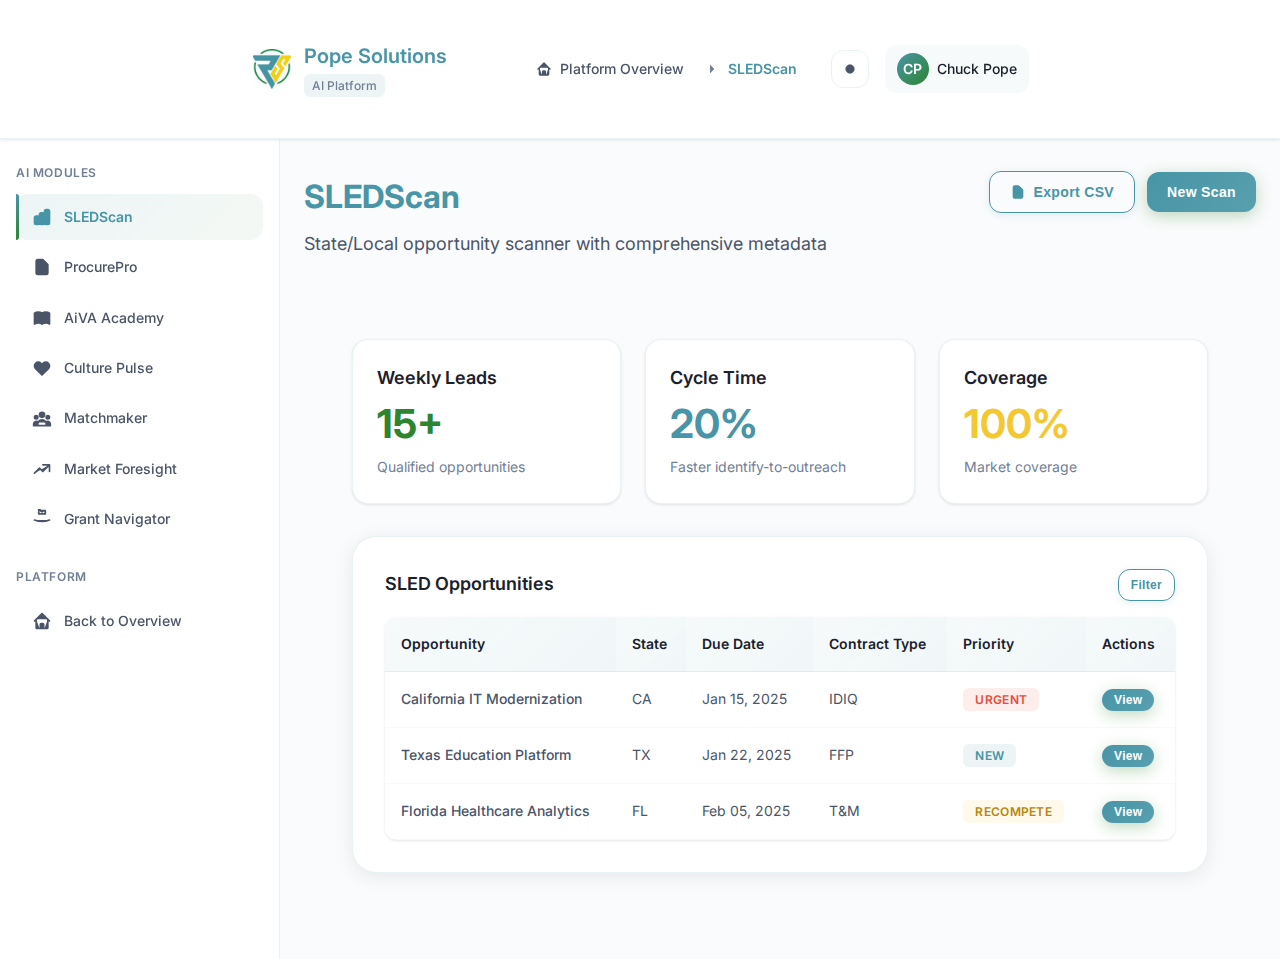
<file: platform/sledscan.html>
<!DOCTYPE html>
<html lang="en">
<head>
    <meta charset="UTF-8">
    <meta name="viewport" content="width=device-width, initial-scale=1.0">
    <title>SLEDScan | Pope Solutions AI Platform</title>
    <link href="https://fonts.googleapis.com/css2?family=Inter:wght@300;400;500;600;700&family=Source+Sans+Pro:wght@300;400;500;600;700&display=swap" rel="stylesheet">
    <link rel="stylesheet" href="../styles/main.css">
</head>
<body>
    <header class="dashboard-header">
        <div class="header-container">
            <div class="header-brand">
                <img src="../assets/pope-logo.jpg" alt="Pope Solutions" class="header-logo">
                <div class="brand-info">
                    <h1>Pope Solutions</h1>
                    <span class="platform-tag">AI Platform</span>
                </div>
            </div>
            <nav class="breadcrumb">
                <a href="../index.html" class="breadcrumb-item">
                    <svg width="16" height="16" fill="none" stroke="currentColor" viewBox="0 0 24 24">
                        <path stroke-linecap="round" stroke-linejoin="round" stroke-width="2" d="M3 12l2-2m0 0l7-7 7 7M5 10v10a1 1 0 001 1h3m10-11l2 2m-2-2v10a1 1 0 01-1 1h-3m-6 0a1 1 0 001-1v-4a1 1 0 011-1h2a1 1 0 011 1v4a1 1 0 001 1m-6 0h6"></path>
                    </svg>
                    Platform Overview
                </a>
                <span class="breadcrumb-separator">
                    <svg width="16" height="16" fill="none" stroke="currentColor" viewBox="0 0 24 24">
                        <polyline points="9,18 15,12 9,6"></polyline>
                    </svg>
                </span>
                <span class="breadcrumb-current">SLEDScan</span>
            </nav>
            <div class="header-actions">
                <button class="btn-header">
                    <svg width="20" height="20" fill="none" stroke="currentColor" viewBox="0 0 24 24">
                        <circle cx="12" cy="12" r="5"></circle>
                    </svg>
                </button>
                <div class="user-menu">
                    <div class="user-avatar">CP</div>
                    <span class="user-name">Chuck Pope</span>
                </div>
            </div>
        </div>
    </header>

    <div class="dashboard-layout">
        <aside class="dashboard-sidebar">
            <nav class="sidebar-nav">
                <div class="nav-section">
                    <h4 class="nav-section-title">AI Modules</h4>
                    <ul class="nav-list">
                        <li><a href="sledscan.html" class="nav-item active" data-page="sledscan">
                            <svg width="20" height="20" fill="none" stroke="currentColor" viewBox="0 0 24 24">
                                <path stroke-linecap="round" stroke-linejoin="round" stroke-width="2" d="M9 19v-6a2 2 0 00-2-2H5a2 2 0 00-2 2v6a2 2 0 002 2h2a2 2 0 002-2zm0 0V9a2 2 0 012-2h2a2 2 0 012 2v10m-6 0a2 2 0 002 2h2a2 2 0 002-2m0 0V5a2 2 0 012-2h2a2 2 0 012 2v14a2 2 0 01-2 2h-2a2 2 0 01-2-2z"></path>
                            </svg>SLEDScan</a></li>
                        <li><a href="procurepro.html" class="nav-item" data-page="procurepro">
                            <svg width="20" height="20" fill="none" stroke="currentColor" viewBox="0 0 24 24">
                                <path stroke-linecap="round" stroke-linejoin="round" stroke-width="2" d="M9 12h6m-6 4h6m2 5H7a2 2 0 01-2-2V5a2 2 0 012-2h5.586a1 1 0 01.707.293l5.414 5.414a1 1 0 01.293.707V19a2 2 0 01-2 2z"></path>
                            </svg>ProcurePro</a></li>
                        <li><a href="aiva.html" class="nav-item" data-page="aiva">
                            <svg width="20" height="20" fill="none" stroke="currentColor" viewBox="0 0 24 24">
                                <path stroke-linecap="round" stroke-linejoin="round" stroke-width="2" d="M12 6.253v13m0-13C10.832 5.477 9.246 5 7.5 5S4.168 5.477 3 6.253v13C4.168 18.477 5.754 18 7.5 18s3.332.477 4.5 1.253m0-13C13.168 5.477 14.754 5 16.5 5c1.747 0 3.332.477 4.5 1.253v13C19.832 18.477 18.247 18 16.5 18c-1.746 0-3.332.477-4.5 1.253"></path>
                            </svg>AiVA Academy</a></li>
                        <li><a href="culturepulse.html" class="nav-item" data-page="culturepulse">
                            <svg width="20" height="20" fill="none" stroke="currentColor" viewBox="0 0 24 24">
                                <path stroke-linecap="round" stroke-linejoin="round" stroke-width="2" d="M4.318 6.318a4.5 4.5 0 000 6.364L12 20.364l7.682-7.682a4.5 4.5 0 00-6.364-6.364L12 7.636l-1.318-1.318a4.5 4.5 0 00-6.364 0z"></path>
                            </svg>Culture Pulse</a></li>
                        <li><a href="matchmaker.html" class="nav-item" data-page="matchmaker">
                            <svg width="20" height="20" fill="none" stroke="currentColor" viewBox="0 0 24 24">
                                <path stroke-linecap="round" stroke-linejoin="round" stroke-width="2" d="M17 20h5v-2a3 3 0 00-5.356-1.857M17 20H7m10 0v-2c0-.656-.126-1.283-.356-1.857M7 20H2v-2a3 3 0 015.356-1.857M7 20v-2c0-.656.126-1.283.356-1.857m0 0a5.002 5.002 0 019.288 0M15 7a3 3 0 11-6 0 3 3 0 016 0zm6 3a2 2 0 11-4 0 2 2 0 014 0zM7 10a2 2 0 11-4 0 2 2 0 014 0z"></path>
                            </svg>Matchmaker</a></li>
                        <li><a href="foresight.html" class="nav-item" data-page="foresight">
                            <svg width="20" height="20" fill="none" stroke="currentColor" viewBox="0 0 24 24">
                                <path stroke-linecap="round" stroke-linejoin="round" stroke-width="2" d="M13 7h8m0 0v8m0-8l-8 8-4-4-6 6"></path>
                            </svg>Market Foresight</a></li>
                        <li><a href="navigator.html" class="nav-item" data-page="navigator">
                            <svg width="20" height="20" fill="none" stroke="currentColor" viewBox="0 0 24 24">
                                <path stroke-linecap="round" stroke-linejoin="round" stroke-width="2" d="M21 13.255A23.931 23.931 0 0112 15c-3.183 0-6.22-.62-9-1.745M16 6V4a2 2 0 00-2-2h-4a2 2 0 00-2-2v2m8 0H8m8 0v2a2 2 0 01-2 2H10a2 2 0 01-2-2V6"></path>
                            </svg>Grant Navigator</a></li>
                    </ul>
                </div>
                <div class="nav-section">
                    <h4 class="nav-section-title">Platform</h4>
                    <ul class="nav-list">
                        <li><a href="../index.html" class="nav-item">
                            <svg width="20" height="20" fill="none" stroke="currentColor" viewBox="0 0 24 24">
                                <path stroke-linecap="round" stroke-linejoin="round" stroke-width="2" d="M3 12l2-2m0 0l7-7 7 7M5 10v10a1 1 0 001 1h3m10-11l2 2m-2-2v10a1 1 0 01-1 1h-3m-6 0a1 1 0 001-1v-4a1 1 0 011-1h2a1 1 0 011 1v4a1 1 0 001 1m-6 0h6"></path>
                            </svg>Back to Overview</a></li>
                    </ul>
                </div>
            </nav>
        </aside>

        <main class="dashboard-main">
            <div class="page-header">
                <div class="page-title">
                    <h1>SLEDScan</h1>
                    <p class="page-subtitle">State/Local opportunity scanner with comprehensive metadata</p>
                </div>
                <div class="page-actions">
                    <button class="btn-secondary">
                        <svg width="16" height="16" fill="none" stroke="currentColor" viewBox="0 0 24 24">
                            <path stroke-linecap="round" stroke-linejoin="round" stroke-width="2" d="M12 10v6m0 0l-3-3m3 3l3-3m2 8H7a2 2 0 01-2-2V5a2 2 0 012-2h5.586a1 1 0 01.707.293l5.414 5.414a1 1 0 01.293.707V19a2 2 0 01-2 2z"></path>
                        </svg>Export CSV
                    </button>
                    <button class="btn-primary">New Scan</button>
                </div>
            </div>

            <div class="dashboard-content">
                <div class="dashboard-grid-3">
                    <div class="widget-card">
                        <h3 class="widget-title">Weekly Leads</h3>
                        <div style="font-size: 2.5rem; font-weight: 700; color: var(--pope-green);">15+</div>
                        <div style="color: var(--text-muted); font-size: 0.875rem;">Qualified opportunities</div>
                    </div>
                    <div class="widget-card">
                        <h3 class="widget-title">Cycle Time</h3>
                        <div style="font-size: 2.5rem; font-weight: 700; color: var(--pope-teal);">20%</div>
                        <div style="color: var(--text-muted); font-size: 0.875rem;">Faster identify-to-outreach</div>
                    </div>
                    <div class="widget-card">
                        <h3 class="widget-title">Coverage</h3>
                        <div style="font-size: 2.5rem; font-weight: 700; color: var(--pope-gold);">100%</div>
                        <div style="color: var(--text-muted); font-size: 0.875rem;">Market coverage</div>
                    </div>
                </div>

                <div class="module-dashboard">
                    <div class="widget-header">
                        <h3 class="widget-title">SLED Opportunities</h3>
                        <div style="display: flex; gap: var(--space-3);">
                            <button class="btn-secondary" style="padding: var(--space-2) var(--space-3); font-size: 0.75rem;">Filter</button>
                        </div>
                    </div>
                    <table class="data-table">
                        <thead>
                            <tr>
                                <th>Opportunity</th>
                                <th>State</th>
                                <th>Due Date</th>
                                <th>Contract Type</th>
                                <th>Priority</th>
                                <th>Actions</th>
                            </tr>
                        </thead>
                        <tbody>
                            <tr>
                                <td style="font-weight: 500;">California IT Modernization</td>
                                <td>CA</td>
                                <td>Jan 15, 2025</td>
                                <td>IDIQ</td>
                                <td>
                                    <span class="status-badge error">Urgent</span>
                                </td>
                                <td><button class="btn-primary" style="padding: var(--space-1) var(--space-3); font-size: 0.75rem;">View</button></td>
                            </tr>
                            <tr>
                                <td style="font-weight: 500;">Texas Education Platform</td>
                                <td>TX</td>
                                <td>Jan 22, 2025</td>
                                <td>FFP</td>
                                <td>
                                    <span class="status-badge info">New</span>
                                </td>
                                <td><button class="btn-primary" style="padding: var(--space-1) var(--space-3); font-size: 0.75rem;">View</button></td>
                            </tr>
                            <tr>
                                <td style="font-weight: 500;">Florida Healthcare Analytics</td>
                                <td>FL</td>
                                <td>Feb 05, 2025</td>
                                <td>T&M</td>
                                <td>
                                    <span class="status-badge warning">Recompete</span>
                                </td>
                                <td><button class="btn-primary" style="padding: var(--space-1) var(--space-3); font-size: 0.75rem;">View</button></td>
                            </tr>
                        </tbody>
                    </table>
                </div>
            </div>
        </main>
    </div>
</body>
</html>
</file>
<file: styles.css>
/* Pope Solutions AI Platform - Brand Colors & Variables */
:root {
  /* Pope Solutions Brand Colors - From Logo */
  --primary-green: #00B04F;
  --primary-teal: #4ECDC4;
  --primary-yellow: #FFD700;
  --secondary-green: #00A045;
  --secondary-teal: #45B7B8;
  --dark-green: #008F3C;
  --dark-teal: #3A9B9C;
  --light-green-bg: #F0F9F4;
  --light-teal-bg: #F0FFFE;
  --white: #FFFFFF;
  
  /* Additional Colors */
  --success-green: var(--primary-green);
  --warning-orange: #F59E0B;
  --gray-50: #F8FAFC;
  --gray-100: #F1F5F9;
  --gray-200: #E2E8F0;
  --gray-300: #CBD5E1;
  --gray-600: #475569;
  --gray-800: #1E293B;
  --gray-900: #0F172A;
  
  /* Typography */
  --font-family: 'Inter', -apple-system, BlinkMacSystemFont, 'Segoe UI', Roboto, sans-serif;
  --font-size-xs: 0.75rem;
  --font-size-sm: 0.875rem;
  --font-size-base: 1rem;
  --font-size-lg: 1.125rem;
  --font-size-xl: 1.25rem;
  --font-size-2xl: 1.5rem;
  --font-size-3xl: 1.875rem;
  --font-size-4xl: 2.25rem;
  --font-size-5xl: 3rem;
  
  /* Spacing */
  --spacing-xs: 0.5rem;
  --spacing-sm: 0.75rem;
  --spacing-md: 1rem;
  --spacing-lg: 1.5rem;
  --spacing-xl: 2rem;
  --spacing-2xl: 3rem;
  --spacing-3xl: 4rem;
  
  /* Shadows */
  --shadow-sm: 0 1px 2px 0 rgba(0, 0, 0, 0.05);
  --shadow-md: 0 4px 6px -1px rgba(0, 0, 0, 0.1), 0 2px 4px -1px rgba(0, 0, 0, 0.06);
  --shadow-lg: 0 10px 15px -3px rgba(0, 0, 0, 0.1), 0 4px 6px -2px rgba(0, 0, 0, 0.05);
  --shadow-xl: 0 20px 25px -5px rgba(0, 0, 0, 0.1), 0 10px 10px -5px rgba(0, 0, 0, 0.04);
  
  /* Border Radius */
  --border-radius-sm: 0.375rem;
  --border-radius-md: 0.5rem;
  --border-radius-lg: 0.75rem;
  --border-radius-xl: 1rem;
}

/* Reset & Base Styles */
* {
  margin: 0;
  padding: 0;
  box-sizing: border-box;
}

body {
  font-family: var(--font-family);
  line-height: 1.6;
  color: var(--gray-800);
  background-color: var(--white);
}

/* SVG Icon Styling */
svg {
  display: inline-block;
  fill: currentColor;
  vertical-align: middle;
}

.badge-icon svg {
  width: 16px;
  height: 16px;
}

.feature-icon svg {
  width: 32px;
  height: 32px;
}

.product-icon svg {
  width: 32px;
  height: 32px;
  transition: transform 0.2s ease;
}

.product-card:hover .product-icon svg {
  transform: scale(1.1);
}

.metric-icon svg {
  width: 40px;
  height: 40px;
  color: var(--primary-yellow);
}

.benefit-icon svg {
  width: 20px;
  height: 20px;
}

.container {
  max-width: 1200px;
  margin: 0 auto;
  padding: 0 var(--spacing-lg);
}

/* Navigation */
.navbar {
  position: fixed;
  top: 0;
  left: 0;
  right: 0;
  background-color: rgba(255, 255, 255, 0.95);
  backdrop-filter: blur(10px);
  border-bottom: 1px solid var(--gray-200);
  z-index: 1000;
}

.nav-container {
  max-width: 1200px;
  margin: 0 auto;
  padding: 0 var(--spacing-lg);
  display: flex;
  justify-content: space-between;
  align-items: center;
  height: 70px;
}

.nav-logo {
  display: flex;
  align-items: center;
  gap: var(--spacing-sm);
}

.logo {
  height: 40px;
  width: auto;
  border-radius: var(--border-radius-sm);
}

.footer-logo {
  height: 40px;
  width: auto;
  border-radius: var(--border-radius-sm);
}

.logo-text {
  font-size: var(--font-size-xl);
  font-weight: 600;
  color: var(--primary-teal);
}

.nav-links {
  display: flex;
  align-items: center;
  gap: var(--spacing-xl);
}

.nav-links a {
  text-decoration: none;
  color: var(--gray-600);
  font-weight: 500;
  transition: color 0.2s ease;
}

.nav-links a:hover {
  color: var(--primary-teal);
}

.nav-cta {
  background-color: var(--primary-green);
  color: var(--white) !important;
  padding: var(--spacing-sm) var(--spacing-lg);
  border-radius: var(--border-radius-md);
  transition: background-color 0.2s ease;
}

.nav-cta:hover {
  background-color: var(--secondary-green);
}

/* Hero Section */
.hero {
  padding: 120px 0 80px;
  background: linear-gradient(135deg, var(--light-green-bg) 0%, var(--white) 100%);
}

.hero-container {
  max-width: 1200px;
  margin: 0 auto;
  padding: 0 var(--spacing-lg);
  display: grid;
  grid-template-columns: 1fr 1fr;
  gap: var(--spacing-3xl);
  align-items: center;
}

.hero-content {
  max-width: 600px;
}

.hero-badge {
  display: inline-flex;
  align-items: center;
  gap: var(--spacing-xs);
  background-color: var(--primary-green);
  color: var(--white);
  padding: var(--spacing-xs) var(--spacing-md);
  border-radius: 50px;
  font-size: var(--font-size-sm);
  font-weight: 500;
  margin-bottom: var(--spacing-lg);
}

.badge-icon {
  font-size: var(--font-size-sm);
}

.hero-title {
  font-size: var(--font-size-5xl);
  font-weight: 700;
  color: var(--dark-teal);
  line-height: 1.2;
  margin-bottom: var(--spacing-lg);
}

.hero-subtitle {
  font-size: var(--font-size-lg);
  color: var(--gray-600);
  margin-bottom: var(--spacing-2xl);
  line-height: 1.7;
}

.hero-stats {
  display: flex;
  gap: var(--spacing-xl);
  margin-bottom: var(--spacing-2xl);
}

.stat {
  text-align: center;
}

.stat-number {
  font-size: var(--font-size-3xl);
  font-weight: 700;
  color: var(--primary-teal);
  line-height: 1;
}

.stat-label {
  font-size: var(--font-size-sm);
  color: var(--gray-600);
  margin-top: var(--spacing-xs);
}

.hero-actions {
  display: flex;
  gap: var(--spacing-md);
}

/* Modern Button Styles */
.btn-primary, .btn-secondary {
  position: relative;
  padding: 14px 32px;
  border-radius: 12px;
  font-size: var(--font-size-base);
  font-weight: 600;
  border: none;
  cursor: pointer;
  text-decoration: none;
  display: inline-flex;
  align-items: center;
  justify-content: center;
  gap: 8px;
  transition: all 0.3s cubic-bezier(0.4, 0, 0.2, 1);
  overflow: hidden;
  white-space: nowrap;
  letter-spacing: 0.025em;
  box-shadow: 0 2px 8px rgba(0, 0, 0, 0.1);
}

.btn-primary::before, .btn-secondary::before {
  content: '';
  position: absolute;
  top: 0;
  left: 0;
  right: 0;
  bottom: 0;
  background: linear-gradient(45deg, transparent 30%, rgba(255, 255, 255, 0.2) 50%, transparent 70%);
  transform: translateX(-100%);
  transition: transform 0.8s ease;
  z-index: 1;
}

.btn-primary {
  background: linear-gradient(135deg, var(--primary-green) 0%, #359638 100%);
  color: var(--white);
  box-shadow: 0 4px 16px rgba(45, 133, 48, 0.3);
}

.btn-primary:hover {
  background: linear-gradient(135deg, #359638 0%, var(--primary-green) 100%);
  transform: translateY(-3px) scale(1.02);
  box-shadow: 0 8px 24px rgba(45, 133, 48, 0.4);
}

.btn-primary:hover::before {
  transform: translateX(100%);
}

.btn-primary:active {
  transform: translateY(-1px) scale(1.01);
  transition: all 0.1s ease;
}

.btn-secondary {
  background: linear-gradient(135deg, rgba(71, 149, 166, 0.1) 0%, rgba(71, 149, 166, 0.05) 100%);
  color: var(--primary-teal);
  border: 2px solid var(--primary-teal);
  box-shadow: 0 2px 8px rgba(71, 149, 166, 0.15);
}

.btn-secondary:hover {
  background: linear-gradient(135deg, var(--primary-teal) 0%, #3a7f8f 100%);
  color: var(--white);
  border-color: var(--primary-teal);
  transform: translateY(-3px) scale(1.02);
  box-shadow: 0 8px 24px rgba(71, 149, 166, 0.4);
}

.btn-secondary:hover::before {
  transform: translateX(100%);
}

.btn-secondary:active {
  transform: translateY(-1px) scale(1.01);
  transition: all 0.1s ease;
}

.btn-primary.large, .btn-secondary.large {
  padding: var(--spacing-lg) var(--spacing-2xl);
  font-size: var(--font-size-lg);
}

/* Hero Visual - Dashboard Preview */
.hero-visual {
  display: flex;
  justify-content: center;
  align-items: center;
}

.dashboard-preview {
  background: var(--white);
  border-radius: var(--border-radius-xl);
  box-shadow: var(--shadow-xl);
  overflow: hidden;
  width: 100%;
  max-width: 500px;
  animation: float 6s ease-in-out infinite;
}

@keyframes float {
  0%, 100% { transform: translateY(0px); }
  50% { transform: translateY(-20px); }
}

.dashboard-header {
  background: linear-gradient(135deg, var(--primary-teal), var(--secondary-teal));
  color: var(--white);
  padding: var(--spacing-lg);
  display: flex;
  justify-content: space-between;
  align-items: center;
}

.dashboard-title {
  font-weight: 600;
  font-size: var(--font-size-lg);
}

.dashboard-status {
  display: flex;
  align-items: center;
  gap: var(--spacing-xs);
  font-size: var(--font-size-sm);
}

.status-indicator {
  width: 8px;
  height: 8px;
  border-radius: 50%;
  background-color: var(--primary-green);
  animation: pulse 2s infinite;
}

@keyframes pulse {
  0%, 100% { opacity: 1; }
  50% { opacity: 0.5; }
}

.dashboard-content {
  padding: var(--spacing-2xl);
  display: flex;
  justify-content: space-around;
  gap: var(--spacing-lg);
}

.dashboard-metric {
  text-align: center;
}

.metric-value {
  font-size: var(--font-size-2xl);
  font-weight: 700;
  color: var(--primary-teal);
  line-height: 1;
}

.metric-label {
  font-size: var(--font-size-sm);
  color: var(--gray-600);
  margin-top: var(--spacing-xs);
}

/* Platform Overview */
.platform-overview {
  padding: var(--spacing-3xl) 0;
  background-color: var(--gray-50);
}

.section-header {
  text-align: center;
  margin-bottom: var(--spacing-3xl);
}

.section-header h2 {
  font-size: var(--font-size-4xl);
  font-weight: 700;
  color: var(--dark-teal);
  margin-bottom: var(--spacing-md);
}

.section-header p {
  font-size: var(--font-size-lg);
  color: var(--gray-600);
  max-width: 600px;
  margin: 0 auto;
}

.platform-features {
  display: grid;
  grid-template-columns: repeat(auto-fit, minmax(280px, 1fr));
  gap: var(--spacing-xl);
}

/* Modern Feature Cards */
.feature-card {
  background: rgba(255, 255, 255, 0.95);
  backdrop-filter: blur(10px);
  border: 1px solid rgba(71, 149, 166, 0.1);
  padding: var(--spacing-2xl);
  border-radius: 20px;
  box-shadow: 0 8px 32px rgba(0, 0, 0, 0.1);
  text-align: center;
  transition: all 0.4s cubic-bezier(0.4, 0, 0.2, 1);
  position: relative;
  overflow: hidden;
}

.feature-card::before {
  content: '';
  position: absolute;
  top: 0;
  left: 0;
  right: 0;
  bottom: 0;
  background: linear-gradient(135deg, rgba(71, 149, 166, 0.02) 0%, rgba(45, 133, 48, 0.02) 100%);
  opacity: 0;
  transition: opacity 0.4s ease;
  z-index: 1;
}

.feature-card:hover {
  transform: translateY(-8px) scale(1.02);
  box-shadow: 0 20px 60px rgba(71, 149, 166, 0.15);
  border-color: rgba(71, 149, 166, 0.3);
}

.feature-card:hover::before {
  opacity: 1;
}

.feature-icon {
  font-size: var(--font-size-4xl);
  margin-bottom: var(--spacing-lg);
  display: block;
}

.feature-card h3 {
  font-size: var(--font-size-xl);
  font-weight: 600;
  color: var(--dark-teal);
  margin-bottom: var(--spacing-md);
}

.feature-card p {
  color: var(--gray-600);
  line-height: 1.6;
}

/* Products Grid */
.products-grid {
  padding: var(--spacing-3xl) 0;
  background-color: var(--white);
}

.products-container {
  display: grid;
  grid-template-columns: repeat(auto-fit, minmax(350px, 1fr));
  gap: var(--spacing-xl);
}

/* Modern Product Cards */
.product-card {
  background: rgba(255, 255, 255, 0.98);
  backdrop-filter: blur(20px);
  border: 1px solid rgba(71, 149, 166, 0.15);
  border-radius: 24px;
  padding: var(--spacing-xl);
  transition: all 0.5s cubic-bezier(0.4, 0, 0.2, 1);
  position: relative;
  overflow: hidden;
  box-shadow: 0 10px 40px rgba(0, 0, 0, 0.08);
}

.product-card::before {
  content: '';
  position: absolute;
  top: 0;
  left: 0;
  right: 0;
  height: 4px;
  background: linear-gradient(135deg, var(--primary-teal) 0%, var(--primary-green) 50%, var(--primary-yellow) 100%);
  transform: scaleX(0);
  transition: transform 0.6s cubic-bezier(0.4, 0, 0.2, 1);
  border-radius: 24px 24px 0 0;
}

.product-card::after {
  content: '';
  position: absolute;
  top: 0;
  left: 0;
  right: 0;
  bottom: 0;
  background: linear-gradient(135deg, rgba(71, 149, 166, 0.03) 0%, rgba(45, 133, 48, 0.03) 100%);
  opacity: 0;
  transition: opacity 0.5s ease;
  z-index: 1;
}

.product-card:hover::before {
  transform: scaleX(1);
}

.product-card:hover::after {
  opacity: 1;
}

.product-card:hover {
  border-color: rgba(71, 149, 166, 0.4);
  transform: translateY(-10px) scale(1.02);
  box-shadow: 0 25px 80px rgba(71, 149, 166, 0.2);
}

.product-card.featured {
  border-color: rgba(71, 149, 166, 0.5);
  background: linear-gradient(135deg, rgba(240, 245, 250, 0.8) 0%, rgba(255, 255, 255, 0.98) 100%);
  box-shadow: 0 15px 50px rgba(71, 149, 166, 0.15);
}

.product-card.featured::before {
  transform: scaleX(1);
}

.product-card.featured::after {
  opacity: 0.5;
}

.product-header {
  display: flex;
  align-items: center;
  gap: var(--spacing-md);
  margin-bottom: var(--spacing-lg);
}

.product-icon {
  width: 60px;
  height: 60px;
  display: flex;
  align-items: center;
  justify-content: center;
  background: linear-gradient(135deg, var(--light-teal-bg), var(--light-green-bg));
  border-radius: var(--border-radius-lg);
  color: var(--primary-teal);
  border: 2px solid transparent;
  transition: all 0.3s ease;
}

.product-card:hover .product-icon {
  background: linear-gradient(135deg, var(--primary-teal), var(--primary-green));
  color: var(--white);
  border-color: var(--primary-yellow);
  box-shadow: 0 4px 12px rgba(76, 205, 196, 0.3);
}

.product-card.featured .product-icon {
  background: linear-gradient(135deg, var(--primary-green), var(--primary-teal));
  color: var(--white);
  border-color: var(--primary-yellow);
}

.product-title h3 {
  font-size: var(--font-size-xl);
  font-weight: 600;
  color: var(--dark-teal);
  margin-bottom: var(--spacing-xs);
}

.product-subtitle {
  font-size: var(--font-size-sm);
  color: var(--primary-teal);
  font-weight: 500;
}

.product-description {
  margin-bottom: var(--spacing-lg);
}

.product-description p {
  color: var(--gray-600);
  line-height: 1.6;
}

.product-metrics {
  display: flex;
  gap: var(--spacing-lg);
  margin-bottom: var(--spacing-lg);
}

.metric {
  text-align: center;
  flex: 1;
}

.metric-value {
  font-size: var(--font-size-xl);
  font-weight: 700;
  color: var(--primary-teal);
  display: block;
}

.metric-label {
  font-size: var(--font-size-xs);
  color: var(--gray-600);
  margin-top: var(--spacing-xs);
}

.product-features {
  display: flex;
  flex-wrap: wrap;
  gap: var(--spacing-xs);
}

.feature-tag {
  background-color: var(--light-teal-bg);
  color: var(--primary-teal);
  padding: var(--spacing-xs) var(--spacing-sm);
  border-radius: var(--border-radius-sm);
  font-size: var(--font-size-xs);
  font-weight: 500;
}

/* Success Metrics */
.success-metrics {
  padding: var(--spacing-3xl) 0;
  background: linear-gradient(135deg, var(--dark-teal) 0%, var(--dark-green) 100%);
  color: var(--white);
}

.success-metrics .section-header h2 {
  color: var(--white);
}

.success-metrics .section-header p {
  color: var(--gray-300);
}

.metrics-grid {
  display: grid;
  grid-template-columns: repeat(auto-fit, minmax(280px, 1fr));
  gap: var(--spacing-xl);
}

/* Modern Metric Cards */
.metric-card {
  background: rgba(255, 255, 255, 0.12);
  backdrop-filter: blur(20px);
  border: 1px solid rgba(255, 255, 255, 0.25);
  border-radius: 24px;
  padding: var(--spacing-2xl);
  text-align: center;
  transition: all 0.4s cubic-bezier(0.4, 0, 0.2, 1);
  position: relative;
  overflow: hidden;
}

.metric-card::before {
  content: '';
  position: absolute;
  top: -2px;
  left: -2px;
  right: -2px;
  bottom: -2px;
  background: linear-gradient(135deg, 
    rgba(243, 200, 51, 0.3) 0%, 
    rgba(71, 149, 166, 0.3) 50%, 
    rgba(45, 133, 48, 0.3) 100%);
  border-radius: 26px;
  z-index: -1;
  opacity: 0;
  transition: opacity 0.4s ease;
}

.metric-card:hover {
  transform: translateY(-8px) scale(1.05);
  background: rgba(255, 255, 255, 0.2);
  box-shadow: 0 25px 60px rgba(0, 0, 0, 0.2);
}

.metric-card:hover::before {
  opacity: 1;
}

.metric-icon {
  font-size: var(--font-size-3xl);
  margin-bottom: var(--spacing-lg);
  display: block;
}

.metric-card .metric-number {
  font-size: var(--font-size-4xl);
  font-weight: 700;
  color: var(--primary-yellow);
  margin-bottom: var(--spacing-sm);
}

.metric-card .metric-label {
  font-size: var(--font-size-lg);
  font-weight: 600;
  margin-bottom: var(--spacing-md);
}

.metric-description {
  font-size: var(--font-size-sm);
  color: var(--gray-300);
  line-height: 1.5;
}

/* Platform Ownership */
.platform-ownership {
  padding: var(--spacing-3xl) 0;
  background-color: var(--gray-50);
}

.ownership-content {
  display: grid;
  grid-template-columns: 1fr 1fr;
  gap: var(--spacing-3xl);
  align-items: center;
}

.ownership-text h2 {
  font-size: var(--font-size-4xl);
  font-weight: 700;
  color: var(--dark-teal);
  margin-bottom: var(--spacing-lg);
}

.ownership-text > p {
  font-size: var(--font-size-lg);
  color: var(--gray-600);
  margin-bottom: var(--spacing-2xl);
  line-height: 1.6;
}

.ownership-benefits {
  display: flex;
  flex-direction: column;
  gap: var(--spacing-lg);
}

.benefit {
  display: flex;
  align-items: flex-start;
  gap: var(--spacing-md);
}

.benefit-icon {
  width: 40px;
  height: 40px;
  display: flex;
  align-items: center;
  justify-content: center;
  background: var(--primary-green);
  border-radius: var(--border-radius-lg);
  flex-shrink: 0;
  color: var(--white);
}

.benefit-content h4 {
  font-size: var(--font-size-lg);
  font-weight: 600;
  color: var(--dark-teal);
  margin-bottom: var(--spacing-xs);
}

.benefit-content p {
  color: var(--gray-600);
  line-height: 1.5;
}

.comparison-card {
  background: var(--white);
  border-radius: var(--border-radius-xl);
  box-shadow: var(--shadow-xl);
  overflow: hidden;
}

.comparison-header {
  background: var(--dark-teal);
  color: var(--white);
  padding: var(--spacing-lg);
  text-align: center;
  font-size: var(--font-size-lg);
  font-weight: 600;
}

.comparison-content {
  display: grid;
  grid-template-columns: 1fr 1fr;
}

.comparison-section {
  padding: var(--spacing-xl);
}

.comparison-section.ownership {
  background: var(--light-green-bg);
  border-right: 2px solid var(--gray-200);
}

.comparison-section h4 {
  font-size: var(--font-size-lg);
  font-weight: 600;
  margin-bottom: var(--spacing-lg);
  display: flex;
  align-items: center;
  gap: var(--spacing-xs);
}

.ownership h4 {
  color: var(--primary-green);
}

.dependency h4 {
  color: var(--warning-orange);
}

.comparison-section ul {
  list-style: none;
}

.comparison-section li {
  padding: var(--spacing-xs) 0;
  color: var(--gray-700);
  position: relative;
  padding-left: var(--spacing-lg);
}

.ownership li::before {
  content: '✓';
  position: absolute;
  left: 0;
  color: var(--primary-green);
  font-weight: bold;
}

.dependency li::before {
  content: '✗';
  position: absolute;
  left: 0;
  color: var(--warning-orange);
  font-weight: bold;
}

/* Call to Action */
.cta-section {
  padding: var(--spacing-3xl) 0;
  background: linear-gradient(135deg, var(--primary-teal) 0%, var(--secondary-teal) 100%);
  color: var(--white);
  text-align: center;
}

.cta-content h2 {
  font-size: var(--font-size-4xl);
  font-weight: 700;
  margin-bottom: var(--spacing-lg);
}

.cta-content p {
  font-size: var(--font-size-lg);
  margin-bottom: var(--spacing-2xl);
  opacity: 0.9;
}

.cta-actions {
  display: flex;
  justify-content: center;
  gap: var(--spacing-lg);
}

.cta-section .btn-primary.large {
  background-color: var(--white);
  color: var(--primary-teal);
  border-color: var(--white);
}

.cta-section .btn-primary.large:hover {
  background-color: var(--gray-100);
  border-color: var(--gray-100);
}

.cta-section .btn-secondary.large {
  background-color: transparent;
  color: var(--white);
  border-color: var(--white);
}

.cta-section .btn-secondary.large:hover {
  background-color: var(--white);
  color: var(--primary-teal);
}

/* Footer */
.footer {
  background-color: var(--dark-teal);
  color: var(--white);
  padding: var(--spacing-3xl) 0 var(--spacing-xl);
}

.footer-content {
  display: grid;
  grid-template-columns: 1fr 1fr;
  gap: var(--spacing-3xl);
  margin-bottom: var(--spacing-2xl);
}

.footer-brand {
  max-width: 400px;
}

.footer-logo {
  height: 40px;
  width: auto;
  margin-bottom: var(--spacing-md);
}

.footer-brand p {
  color: var(--gray-300);
  line-height: 1.6;
}

.footer-links {
  display: flex;
  gap: var(--spacing-3xl);
}

.link-group h4 {
  font-size: var(--font-size-lg);
  font-weight: 600;
  margin-bottom: var(--spacing-lg);
  color: var(--white);
}

.link-group a {
  display: block;
  color: var(--gray-300);
  text-decoration: none;
  margin-bottom: var(--spacing-sm);
  transition: color 0.2s ease;
}

.link-group a:hover {
  color: var(--primary-yellow);
}

.footer-bottom {
  border-top: 1px solid var(--slate-gray);
  padding-top: var(--spacing-xl);
  text-align: center;
}

.footer-bottom p {
  color: var(--gray-300);
  font-size: var(--font-size-sm);
}

/* Dashboard Module Gallery */
.dashboard-gallery {
  padding: var(--spacing-4xl) 0;
  background: linear-gradient(135deg, #f8fafc 0%, #f1f5f9 100%);
}

.modules-grid {
  display: grid;
  grid-template-columns: repeat(auto-fit, minmax(600px, 1fr));
  gap: var(--spacing-2xl);
  margin-top: var(--spacing-3xl);
}

/* Module Card Base Styling */
.module-card {
  background: rgba(255, 255, 255, 0.95);
  backdrop-filter: blur(20px);
  border: 1px solid rgba(71, 149, 166, 0.1);
  border-radius: 24px;
  padding: var(--spacing-xl);
  box-shadow: 
    0 4px 20px rgba(0, 0, 0, 0.08),
    0 1px 3px rgba(0, 0, 0, 0.1);
  transition: all 0.4s cubic-bezier(0.4, 0, 0.2, 1);
  position: relative;
  overflow: hidden;
}

.module-card::before {
  content: '';
  position: absolute;
  top: 0;
  left: 0;
  right: 0;
  bottom: 0;
  background: linear-gradient(135deg, 
    rgba(71, 149, 166, 0.02) 0%, 
    rgba(243, 200, 51, 0.01) 50%,
    rgba(45, 133, 48, 0.02) 100%);
  opacity: 0;
  transition: opacity 0.4s ease;
  z-index: 0;
}

.module-card:hover {
  transform: translateY(-8px);
  box-shadow: 
    0 20px 60px rgba(71, 149, 166, 0.15),
    0 4px 20px rgba(0, 0, 0, 0.1);
  border-color: rgba(71, 149, 166, 0.2);
}

.module-card:hover::before {
  opacity: 1;
}

/* Module Header */
.module-header {
  display: flex;
  align-items: center;
  justify-content: space-between;
  margin-bottom: var(--spacing-xl);
  position: relative;
  z-index: 1;
}

.module-icon {
  display: flex;
  align-items: center;
  justify-content: center;
  width: 48px;
  height: 48px;
  background: linear-gradient(135deg, var(--primary-teal), rgba(71, 149, 166, 0.8));
  border-radius: 12px;
  color: white;
  margin-right: var(--spacing-md);
}

.module-header h3 {
  font-size: var(--font-size-xl);
  font-weight: 600;
  color: var(--dark-teal);
  margin: 0;
  flex: 1;
}

.module-status {
  display: flex;
  align-items: center;
  gap: var(--spacing-xs);
  font-size: var(--font-size-sm);
  color: var(--gray-600);
}

.status-indicator {
  width: 8px;
  height: 8px;
  border-radius: 50%;
  position: relative;
}

.status-indicator.active {
  background-color: var(--primary-green);
  animation: pulse-green 2s infinite;
}

.status-indicator.processing {
  background-color: var(--primary-yellow);
  animation: pulse-yellow 2s infinite;
}

@keyframes pulse-green {
  0%, 100% { opacity: 1; }
  50% { opacity: 0.5; }
}

@keyframes pulse-yellow {
  0%, 100% { opacity: 1; }
  50% { opacity: 0.5; }
}

/* Module Body */
.module-body {
  margin-bottom: var(--spacing-xl);
  position: relative;
  z-index: 1;
}

/* Module Footer */
.module-footer {
  display: flex;
  align-items: center;
  justify-content: space-between;
  padding-top: var(--spacing-lg);
  border-top: 1px solid rgba(71, 149, 166, 0.1);
  position: relative;
  z-index: 1;
}

.last-updated, .results-count {
  display: flex;
  align-items: center;
  gap: var(--spacing-xs);
  font-size: var(--font-size-sm);
  color: var(--gray-500);
}

.btn-module {
  background: linear-gradient(135deg, var(--primary-teal), rgba(71, 149, 166, 0.9));
  color: white;
  border: none;
  padding: 10px 20px;
  border-radius: 8px;
  font-size: var(--font-size-sm);
  font-weight: 500;
  cursor: pointer;
  transition: all 0.3s ease;
}

.btn-module:hover {
  background: linear-gradient(135deg, rgba(71, 149, 166, 0.9), var(--primary-teal));
  transform: translateY(-2px);
  box-shadow: 0 8px 20px rgba(71, 149, 166, 0.3);
}

/* Culture Pulse Agent Specific Styles */
.pulse-content {
  display: grid;
  grid-template-columns: 1fr 1fr;
  gap: var(--spacing-xl);
  align-items: start;
}

.chart-container {
  position: relative;
  display: flex;
  align-items: center;
  justify-content: center;
}

.chart-center {
  position: absolute;
  top: 50%;
  left: 50%;
  transform: translate(-50%, -50%);
  text-align: center;
}

.chart-value {
  display: block;
  font-size: var(--font-size-2xl);
  font-weight: 700;
  color: var(--primary-green);
}

.chart-label {
  display: block;
  font-size: var(--font-size-sm);
  color: var(--gray-600);
  margin-top: 4px;
}

.chart-legend {
  margin-top: var(--spacing-lg);
  display: flex;
  flex-direction: column;
  gap: var(--spacing-sm);
}

.legend-item {
  display: flex;
  align-items: center;
  gap: var(--spacing-xs);
  font-size: var(--font-size-sm);
}

.legend-color {
  width: 12px;
  height: 12px;
  border-radius: 50%;
}

.legend-color.positive { background-color: var(--primary-green); }
.legend-color.neutral { background-color: var(--primary-yellow); }
.legend-color.negative { background-color: #e74c3c; }

.recent-themes h4 {
  font-size: var(--font-size-lg);
  font-weight: 600;
  color: var(--dark-teal);
  margin-bottom: var(--spacing-md);
}

.theme-list {
  display: flex;
  flex-direction: column;
  gap: var(--spacing-sm);
}

.theme-item {
  display: flex;
  align-items: center;
  justify-content: space-between;
  padding: var(--spacing-sm) var(--spacing-md);
  background: rgba(71, 149, 166, 0.05);
  border-radius: 8px;
  transition: all 0.3s ease;
}

.theme-item:hover {
  background: rgba(71, 149, 166, 0.1);
  transform: translateX(4px);
}

.theme-tag {
  font-size: var(--font-size-sm);
  font-weight: 500;
  color: var(--dark-teal);
}

.theme-score {
  font-size: var(--font-size-sm);
  font-weight: 600;
  padding: 2px 8px;
  border-radius: 4px;
}

.theme-score[style*="+"] {
  background-color: rgba(45, 133, 48, 0.1);
  color: var(--primary-green);
}

.theme-score[style*="-"] {
  background-color: rgba(231, 76, 60, 0.1);
  color: #e74c3c;
}

/* AI Opportunity Matchmaker Specific Styles */
.table-container {
  overflow-x: auto;
  border-radius: 12px;
  border: 1px solid rgba(71, 149, 166, 0.1);
}

.opportunities-table {
  width: 100%;
  border-collapse: collapse;
  font-size: var(--font-size-sm);
}

.opportunities-table th {
  background: linear-gradient(135deg, rgba(71, 149, 166, 0.05), rgba(71, 149, 166, 0.08));
  color: var(--dark-teal);
  font-weight: 600;
  padding: var(--spacing-md);
  text-align: left;
  border-bottom: 2px solid rgba(71, 149, 166, 0.1);
}

.opportunities-table td {
  padding: var(--spacing-md);
  border-bottom: 1px solid rgba(71, 149, 166, 0.05);
  vertical-align: middle;
}

.opportunities-table tr:hover {
  background: rgba(71, 149, 166, 0.02);
}

.agency-cell {
  display: flex;
  align-items: center;
  gap: var(--spacing-sm);
}

.agency-avatar {
  width: 32px;
  height: 32px;
  border-radius: 8px;
  background: linear-gradient(135deg, var(--primary-teal), var(--primary-green));
  color: white;
  display: flex;
  align-items: center;
  justify-content: center;
  font-size: var(--font-size-xs);
  font-weight: 600;
}

.opportunity-name {
  font-weight: 500;
  color: var(--dark-teal);
}

.naics-code {
  background: rgba(243, 200, 51, 0.1);
  color: #B8860B;
  padding: 4px 8px;
  border-radius: 4px;
  font-family: 'Courier New', monospace;
  font-size: var(--font-size-xs);
}

.match-score {
  display: flex;
  align-items: center;
  gap: var(--spacing-xs);
}

.score-bar {
  width: 60px;
  height: 8px;
  background: rgba(71, 149, 166, 0.1);
  border-radius: 4px;
  overflow: hidden;
}

.score-fill {
  height: 100%;
  transition: width 0.3s ease;
  border-radius: 4px;
}

.match-score.excellent .score-fill { background: var(--primary-green); }
.match-score.good .score-fill { background: var(--primary-yellow); }
.match-score.moderate .score-fill { background: #f39c12; }

.match-score span {
  font-weight: 600;
  font-size: var(--font-size-xs);
}

.partner-suggestion {
  display: flex;
  flex-direction: column;
  gap: 2px;
}

.partner-name {
  font-weight: 500;
  color: var(--dark-teal);
}

.partner-type {
  font-size: var(--font-size-xs);
  color: var(--gray-500);
  background: rgba(71, 149, 166, 0.1);
  padding: 2px 6px;
  border-radius: 4px;
  align-self: flex-start;
}

/* Enhanced Responsive Design */
@media (max-width: 1024px) {
  /* Reduce animations on tablets for better performance */
  .hero-visual, .dashboard-preview {
    transform: none !important;
  }
  
  .btn-primary, .btn-secondary {
    padding: 12px 24px;
  }
  
  .product-card, .feature-card, .metric-card {
    transform: none !important;
  }
  
  .product-card:hover, .feature-card:hover, .metric-card:hover {
    transform: translateY(-5px) !important;
  }
  
  /* Dashboard modules responsive */
  .modules-grid {
    grid-template-columns: 1fr;
  }
  
  .pulse-content {
    grid-template-columns: 1fr;
    gap: var(--spacing-lg);
  }
}

@media (max-width: 768px) {
  .hero-container {
    grid-template-columns: 1fr;
    gap: var(--spacing-2xl);
    text-align: center;
  }
  
  .hero-title {
    font-size: var(--font-size-4xl);
  }
  
  .hero-stats {
    justify-content: center;
  }
  
  .hero-actions {
    justify-content: center;
  }
  
  .nav-container {
    padding: 0 var(--spacing-md);
  }
  
  .nav-links {
    gap: var(--spacing-md);
  }
  
  .nav-links a {
    font-size: var(--font-size-sm);
  }
  
  .ownership-content {
    grid-template-columns: 1fr;
    gap: var(--spacing-2xl);
  }
  
  .footer-content {
    grid-template-columns: 1fr;
    gap: var(--spacing-xl);
  }
  
  .footer-links {
    gap: var(--spacing-2xl);
  }
  
  .products-container {
    grid-template-columns: 1fr;
  }
  
  .platform-features {
    grid-template-columns: 1fr;
  }
  
  .metrics-grid {
    grid-template-columns: 1fr;
  }
  
  .comparison-content {
    grid-template-columns: 1fr;
  }
  
  .comparison-section.ownership {
    border-right: none;
    border-bottom: 2px solid var(--gray-200);
  }
  
  .cta-actions {
    flex-direction: column;
    align-items: center;
  }
  
  /* Mobile button optimizations */
  .btn-primary, .btn-secondary {
    padding: 14px 20px;
    font-size: var(--font-size-sm);
    min-width: 120px;
  }
  
  /* Disable complex animations on mobile for performance */
  .product-card::before, .feature-card::before, .metric-card::before {
    display: none;
  }
  
  .product-card, .feature-card, .metric-card {
    backdrop-filter: none;
    background: var(--white) !important;
    border: 2px solid var(--gray-200);
  }
  
  /* Dashboard modules mobile optimizations */
  .module-card::before {
    display: none;
  }
  
  .module-card {
    backdrop-filter: none;
    background: var(--white) !important;
    padding: var(--spacing-lg);
  }
  
  .opportunities-table {
    font-size: var(--font-size-xs);
  }
  
  .opportunities-table th,
  .opportunities-table td {
    padding: var(--spacing-sm);
  }
  
  .agency-cell {
    flex-direction: column;
    align-items: flex-start;
    gap: 4px;
  }
  
  .agency-cell span {
    font-size: var(--font-size-xs);
  }
}

@media (max-width: 480px) {
  .hero-title {
    font-size: var(--font-size-3xl);
  }
  
  .section-header h2 {
    font-size: var(--font-size-3xl);
  }
  
  .hero-actions {
    flex-direction: column;
  }
  
  .hero-stats {
    flex-direction: column;
    gap: var(--spacing-lg);
  }
}
</file>
<file: styles/main.css>
/* Pope Solutions AI Platform - Dashboard Styles */
/* Design System based on Magic MCP and enterprise SaaS patterns */

/* Import existing styles */
@import url('../styles.css');

/* Dashboard-specific color tokens */
:root {
  /* Pope Solutions Brand Colors */
  --pope-teal: #4795A6;
  --pope-gold: #F3C833;
  --pope-green: #2D8530;
  --pope-text: #2A2A2A;
  --pope-bg: #F8FAFB;
  
  /* Dashboard specific colors */
  --dashboard-bg: #FAFBFC;
  --sidebar-bg: rgba(255, 255, 255, 0.95);
  --header-bg: rgba(255, 255, 255, 0.98);
  --content-bg: #FFFFFF;
  --border-color: rgba(71, 149, 166, 0.12);
  --text-primary: #1A202C;
  --text-secondary: #4A5568;
  --text-muted: #718096;
  
  /* Shadows */
  --shadow-sm: 0 1px 3px rgba(0, 0, 0, 0.1);
  --shadow-md: 0 4px 20px rgba(0, 0, 0, 0.08);
  --shadow-lg: 0 10px 40px rgba(0, 0, 0, 0.12);
  --shadow-xl: 0 20px 60px rgba(71, 149, 166, 0.15);
  
  /* Spacing */
  --space-1: 0.25rem;
  --space-2: 0.5rem;
  --space-3: 0.75rem;
  --space-4: 1rem;
  --space-5: 1.25rem;
  --space-6: 1.5rem;
  --space-8: 2rem;
  --space-10: 2.5rem;
  --space-12: 3rem;
  --space-16: 4rem;
  
  /* Border radius */
  --radius-sm: 6px;
  --radius-md: 8px;
  --radius-lg: 12px;
  --radius-xl: 16px;
  --radius-2xl: 24px;
}

/* Reset and base styles */
* {
  margin: 0;
  padding: 0;
  box-sizing: border-box;
}

body {
  font-family: 'Inter', 'Source Sans Pro', system-ui, -apple-system, sans-serif;
  background-color: var(--dashboard-bg);
  color: var(--text-primary);
  line-height: 1.6;
  overflow-x: hidden;
}

/* Dashboard Header */
.dashboard-header {
  background: var(--header-bg);
  backdrop-filter: blur(20px);
  border-bottom: 1px solid var(--border-color);
  position: sticky;
  top: 0;
  z-index: 100;
  box-shadow: var(--shadow-sm);
}

.header-container {
  max-width: 1400px;
  margin: 0 auto;
  padding: var(--space-4) var(--space-6);
  display: flex;
  align-items: center;
  justify-content: space-between;
  gap: var(--space-8);
}

.header-brand {
  display: flex;
  align-items: center;
  gap: var(--space-3);
  min-width: 240px;
}

.header-logo {
  width: 40px;
  height: 40px;
  border-radius: var(--radius-lg);
  object-fit: cover;
}

.brand-info h1 {
  font-size: 1.25rem;
  font-weight: 600;
  color: var(--pope-teal);
  margin: 0;
}

.platform-tag {
  font-size: 0.75rem;
  font-weight: 500;
  color: var(--text-muted);
  background: rgba(71, 149, 166, 0.1);
  padding: var(--space-1) var(--space-2);
  border-radius: var(--radius-sm);
}

/* Breadcrumb Navigation */
.breadcrumb {
  display: flex;
  align-items: center;
  gap: var(--space-2);
  flex: 1;
  justify-content: center;
}

.breadcrumb-item {
  display: flex;
  align-items: center;
  gap: var(--space-2);
  color: var(--text-secondary);
  text-decoration: none;
  font-size: 0.875rem;
  font-weight: 500;
  padding: var(--space-2) var(--space-3);
  border-radius: var(--radius-md);
  transition: all 0.2s ease;
}

.breadcrumb-item:hover {
  background: rgba(71, 149, 166, 0.05);
  color: var(--pope-teal);
}

.breadcrumb-separator {
  color: var(--text-muted);
  display: flex;
  align-items: center;
}

.breadcrumb-current {
  font-size: 0.875rem;
  font-weight: 600;
  color: var(--pope-teal);
}

/* Header Actions */
.header-actions {
  display: flex;
  align-items: center;
  gap: var(--space-4);
  min-width: 200px;
  justify-content: flex-end;
}

.btn-header {
  background: transparent;
  border: 1px solid var(--border-color);
  border-radius: var(--radius-lg);
  padding: var(--space-2);
  color: var(--text-secondary);
  cursor: pointer;
  transition: all 0.2s ease;
}

.btn-header:hover {
  background: rgba(71, 149, 166, 0.05);
  border-color: var(--pope-teal);
  color: var(--pope-teal);
}

.user-menu {
  display: flex;
  align-items: center;
  gap: var(--space-2);
  padding: var(--space-2) var(--space-3);
  background: rgba(71, 149, 166, 0.05);
  border-radius: var(--radius-lg);
  cursor: pointer;
  transition: all 0.2s ease;
}

.user-menu:hover {
  background: rgba(71, 149, 166, 0.1);
}

.user-avatar {
  width: 32px;
  height: 32px;
  background: linear-gradient(135deg, var(--pope-teal), var(--pope-green));
  color: white;
  border-radius: 50%;
  display: flex;
  align-items: center;
  justify-content: center;
  font-size: 0.875rem;
  font-weight: 600;
}

.user-name {
  font-size: 0.875rem;
  font-weight: 500;
  color: var(--text-primary);
}

/* Dashboard Layout */
.dashboard-layout {
  display: grid;
  grid-template-columns: 280px 1fr;
  min-height: calc(100vh - 80px);
}

/* Sidebar */
.dashboard-sidebar {
  background: var(--sidebar-bg);
  backdrop-filter: blur(20px);
  border-right: 1px solid var(--border-color);
  padding: var(--space-6) var(--space-4);
  overflow-y: auto;
}

.sidebar-nav {
  display: flex;
  flex-direction: column;
  gap: var(--space-6);
}

.nav-section-title {
  font-size: 0.75rem;
  font-weight: 600;
  color: var(--text-muted);
  text-transform: uppercase;
  letter-spacing: 0.05em;
  margin-bottom: var(--space-3);
}

.nav-list {
  list-style: none;
  display: flex;
  flex-direction: column;
  gap: var(--space-1);
}

.nav-item {
  display: flex;
  align-items: center;
  gap: var(--space-3);
  padding: var(--space-3) var(--space-4);
  border-radius: var(--radius-lg);
  color: var(--text-secondary);
  text-decoration: none;
  font-size: 0.875rem;
  font-weight: 500;
  transition: all 0.2s ease;
  position: relative;
}

.nav-item:hover {
  background: rgba(71, 149, 166, 0.08);
  color: var(--pope-teal);
  transform: translateX(2px);
}

.nav-item.active {
  background: linear-gradient(135deg, rgba(71, 149, 166, 0.1), rgba(45, 133, 48, 0.05));
  color: var(--pope-teal);
  font-weight: 600;
}

.nav-item.active::before {
  content: '';
  position: absolute;
  left: 0;
  top: 0;
  bottom: 0;
  width: 3px;
  background: linear-gradient(135deg, var(--pope-teal), var(--pope-green));
  border-radius: 0 3px 3px 0;
}

/* Main Content Area */
.dashboard-main {
  padding: var(--space-8) var(--space-6);
  overflow-y: auto;
  background: var(--dashboard-bg);
}

/* Page Header */
.page-header {
  display: flex;
  align-items: flex-start;
  justify-content: space-between;
  margin-bottom: var(--space-8);
  gap: var(--space-6);
}

.page-title h1 {
  font-size: 2rem;
  font-weight: 700;
  color: var(--pope-teal);
  margin-bottom: var(--space-2);
}

.page-subtitle {
  font-size: 1.125rem;
  color: var(--text-secondary);
  max-width: 600px;
}

.page-actions {
  display: flex;
  align-items: center;
  gap: var(--space-3);
  flex-shrink: 0;
}

/* Dashboard Content */
.dashboard-content {
  display: flex;
  flex-direction: column;
  gap: var(--space-8);
}

/* Module Dashboard Cards */
.module-dashboard {
  background: var(--content-bg);
  border: 1px solid var(--border-color);
  border-radius: var(--radius-2xl);
  padding: var(--space-8);
  box-shadow: var(--shadow-md);
  transition: all 0.3s ease;
}

.module-dashboard:hover {
  box-shadow: var(--shadow-lg);
  border-color: rgba(71, 149, 166, 0.2);
}

/* Dashboard Grid Layout */
.dashboard-grid {
  display: grid;
  grid-template-columns: repeat(auto-fit, minmax(400px, 1fr));
  gap: var(--space-6);
}

.dashboard-grid-2 {
  display: grid;
  grid-template-columns: 1fr 1fr;
  gap: var(--space-6);
}

.dashboard-grid-3 {
  display: grid;
  grid-template-columns: repeat(3, 1fr);
  gap: var(--space-6);
}

/* Widget Cards */
.widget-card {
  background: var(--content-bg);
  border: 1px solid var(--border-color);
  border-radius: var(--radius-xl);
  padding: var(--space-6);
  box-shadow: var(--shadow-sm);
  transition: all 0.3s ease;
}

.widget-card:hover {
  box-shadow: var(--shadow-md);
  border-color: rgba(71, 149, 166, 0.15);
}

.widget-header {
  display: flex;
  align-items: center;
  justify-content: space-between;
  margin-bottom: var(--space-4);
}

.widget-title {
  font-size: 1.125rem;
  font-weight: 600;
  color: var(--text-primary);
}

.widget-action {
  background: transparent;
  border: none;
  color: var(--text-muted);
  cursor: pointer;
  padding: var(--space-1);
  border-radius: var(--radius-sm);
  transition: all 0.2s ease;
}

.widget-action:hover {
  color: var(--pope-teal);
  background: rgba(71, 149, 166, 0.05);
}

/* Buttons */
.btn-primary {
  background: linear-gradient(135deg, var(--pope-teal), rgba(71, 149, 166, 0.9));
  color: white;
  border: none;
  padding: var(--space-3) var(--space-5);
  border-radius: var(--radius-lg);
  font-size: 0.875rem;
  font-weight: 600;
  cursor: pointer;
  transition: all 0.3s ease;
  display: inline-flex;
  align-items: center;
  gap: var(--space-2);
}

.btn-primary:hover {
  background: linear-gradient(135deg, rgba(71, 149, 166, 0.9), var(--pope-teal));
  transform: translateY(-2px);
  box-shadow: var(--shadow-md);
}

.btn-secondary {
  background: transparent;
  color: var(--pope-teal);
  border: 1px solid var(--pope-teal);
  padding: var(--space-3) var(--space-5);
  border-radius: var(--radius-lg);
  font-size: 0.875rem;
  font-weight: 600;
  cursor: pointer;
  transition: all 0.3s ease;
  display: inline-flex;
  align-items: center;
  gap: var(--space-2);
}

.btn-secondary:hover {
  background: var(--pope-teal);
  color: white;
  transform: translateY(-2px);
  box-shadow: var(--shadow-md);
}

/* Tables */
.data-table {
  width: 100%;
  border-collapse: collapse;
  background: var(--content-bg);
  border-radius: var(--radius-lg);
  overflow: hidden;
  box-shadow: var(--shadow-sm);
}

.data-table th {
  background: linear-gradient(135deg, rgba(71, 149, 166, 0.05), rgba(71, 149, 166, 0.08));
  color: var(--text-primary);
  font-weight: 600;
  padding: var(--space-4);
  text-align: left;
  font-size: 0.875rem;
  border-bottom: 1px solid var(--border-color);
}

.data-table td {
  padding: var(--space-4);
  border-bottom: 1px solid rgba(71, 149, 166, 0.05);
  font-size: 0.875rem;
  color: var(--text-secondary);
}

.data-table tr:hover {
  background: rgba(71, 149, 166, 0.02);
}

/* Status Indicators */
.status-badge {
  padding: var(--space-1) var(--space-3);
  border-radius: var(--radius-sm);
  font-size: 0.75rem;
  font-weight: 600;
  text-transform: uppercase;
  letter-spacing: 0.025em;
}

.status-badge.success {
  background: rgba(45, 133, 48, 0.1);
  color: var(--pope-green);
}

.status-badge.warning {
  background: rgba(243, 200, 51, 0.1);
  color: #B8860B;
}

.status-badge.error {
  background: rgba(231, 76, 60, 0.1);
  color: #e74c3c;
}

.status-badge.info {
  background: rgba(71, 149, 166, 0.1);
  color: var(--pope-teal);
}

/* Charts and Visualizations */
.chart-container {
  position: relative;
  height: 300px;
  display: flex;
  align-items: center;
  justify-content: center;
}

/* Progress Bars */
.progress-bar {
  width: 100%;
  height: 8px;
  background: rgba(71, 149, 166, 0.1);
  border-radius: var(--radius-sm);
  overflow: hidden;
}

.progress-fill {
  height: 100%;
  background: linear-gradient(135deg, var(--pope-teal), var(--pope-green));
  border-radius: var(--radius-sm);
  transition: width 0.3s ease;
}

/* Responsive Design */
@media (max-width: 1024px) {
  .dashboard-layout {
    grid-template-columns: 240px 1fr;
  }
  
  .header-container {
    padding: var(--space-3) var(--space-4);
  }
  
  .dashboard-main {
    padding: var(--space-6) var(--space-4);
  }
}

@media (max-width: 768px) {
  .dashboard-layout {
    grid-template-columns: 1fr;
  }
  
  .dashboard-sidebar {
    display: none; /* Will be replaced with mobile menu */
  }
  
  .page-header {
    flex-direction: column;
    align-items: flex-start;
    gap: var(--space-4);
  }
  
  .page-actions {
    align-self: stretch;
  }
  
  .dashboard-grid-2,
  .dashboard-grid-3 {
    grid-template-columns: 1fr;
  }
  
  .header-container {
    flex-wrap: wrap;
  }
  
  .breadcrumb {
    order: 3;
    flex-basis: 100%;
    justify-content: flex-start;
    margin-top: var(--space-2);
  }
}

/* Animations */
@keyframes fadeIn {
  from { opacity: 0; transform: translateY(20px); }
  to { opacity: 1; transform: translateY(0); }
}

@keyframes slideIn {
  from { transform: translateX(-20px); opacity: 0; }
  to { transform: translateX(0); opacity: 1; }
}

.animate-in {
  animation: fadeIn 0.5s ease-out;
}

.animate-slide {
  animation: slideIn 0.3s ease-out;
}
</file>
